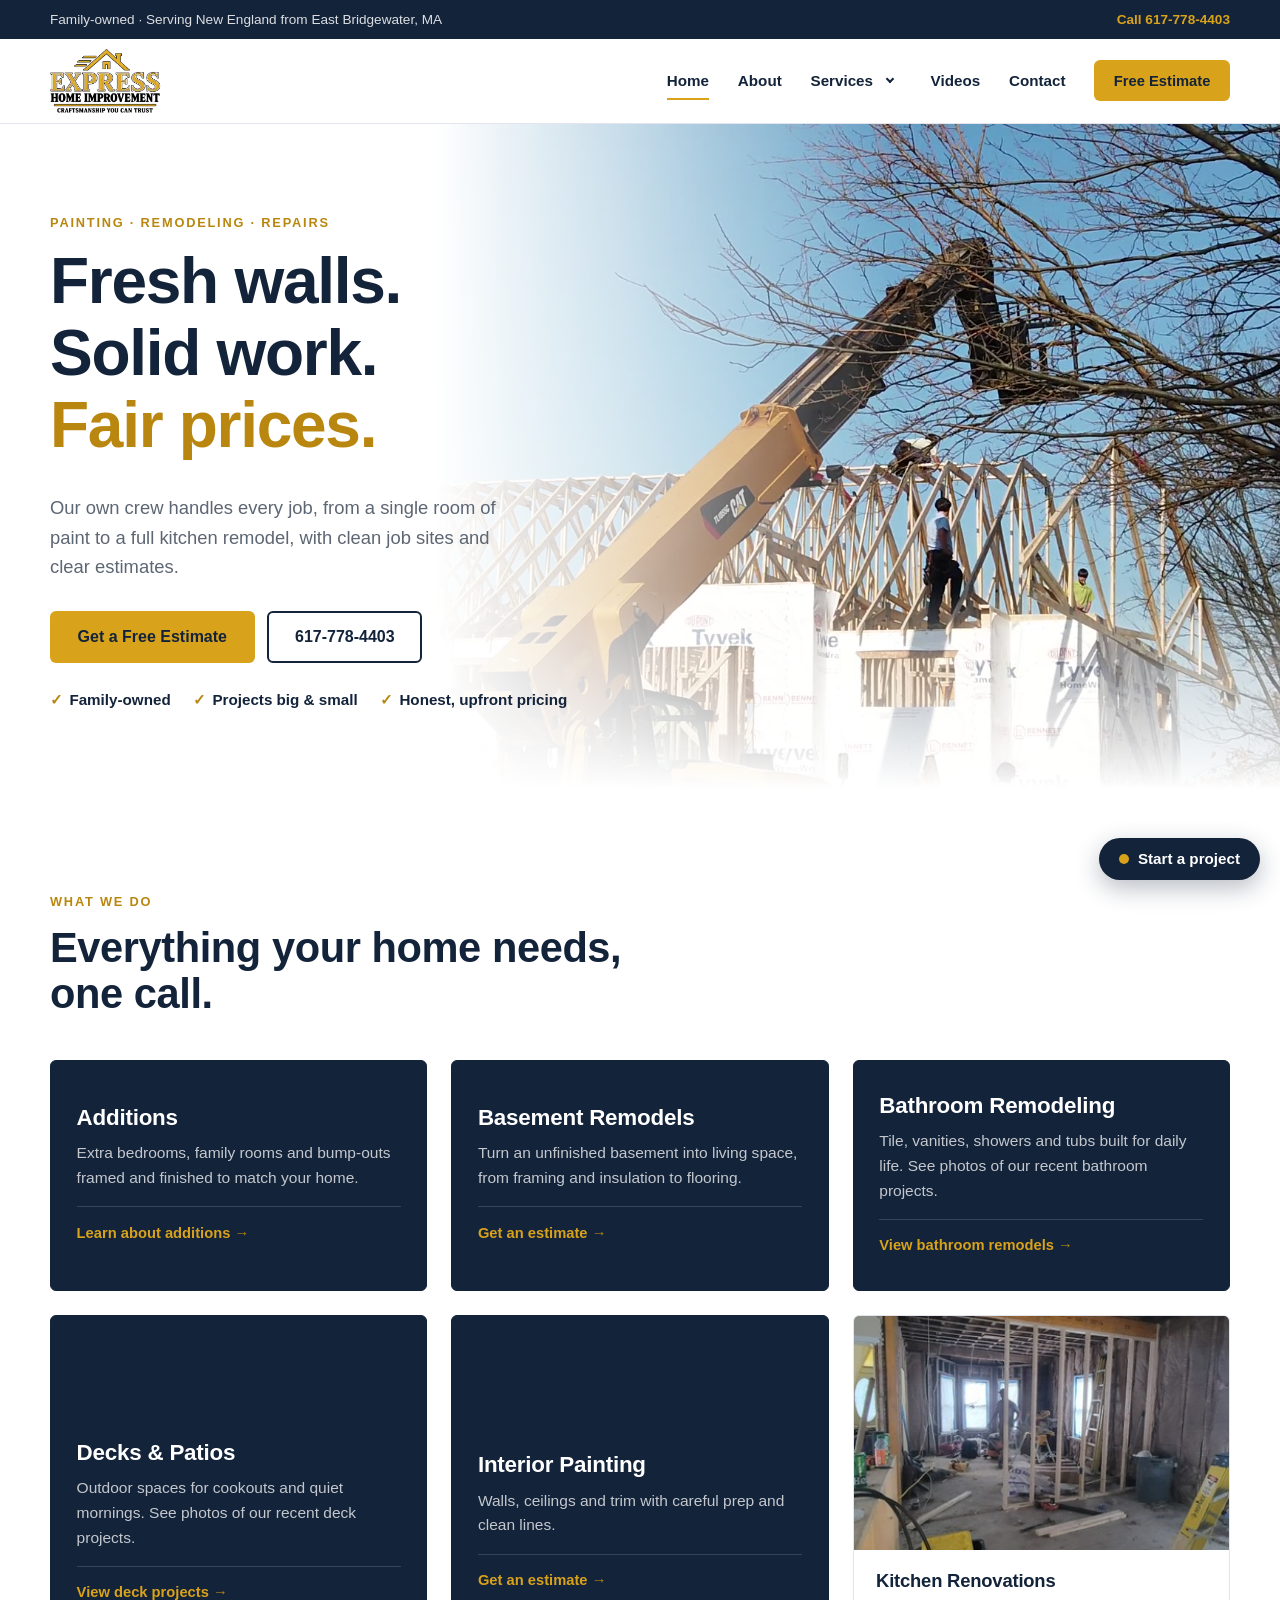
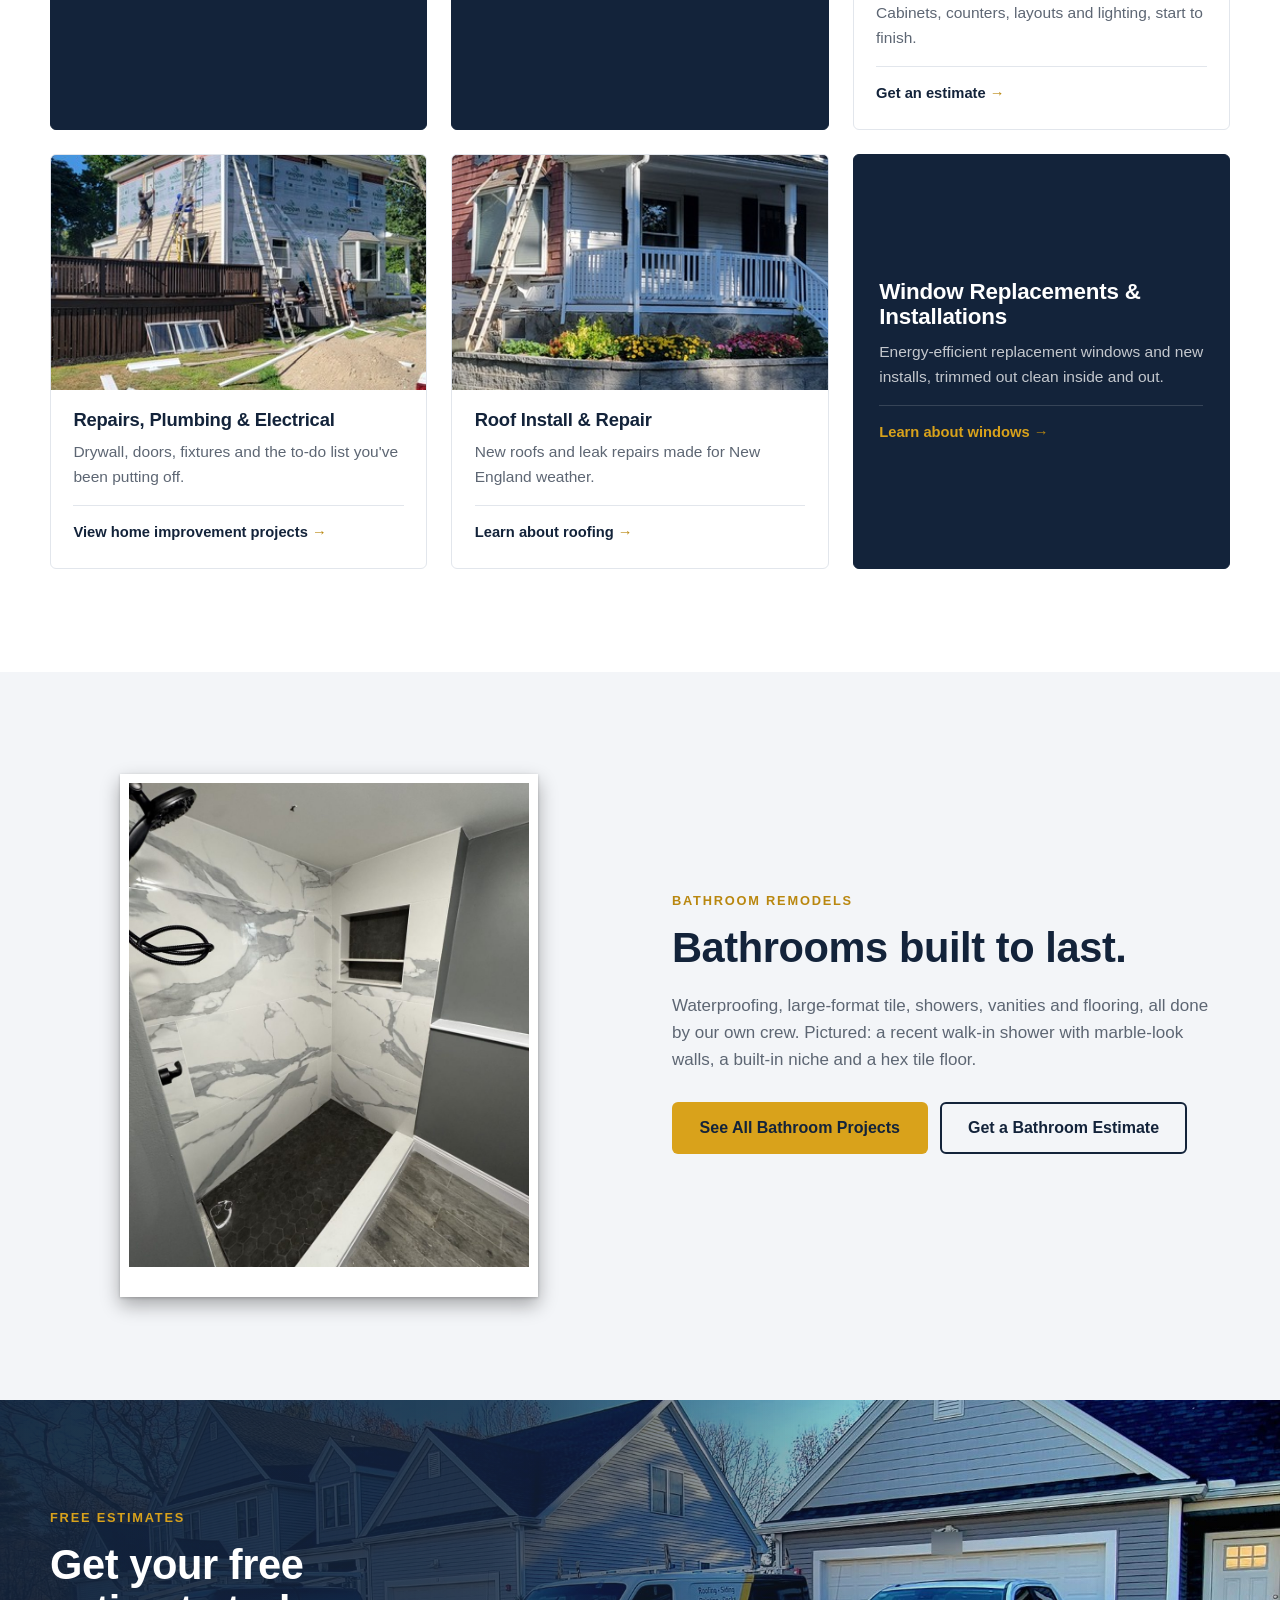
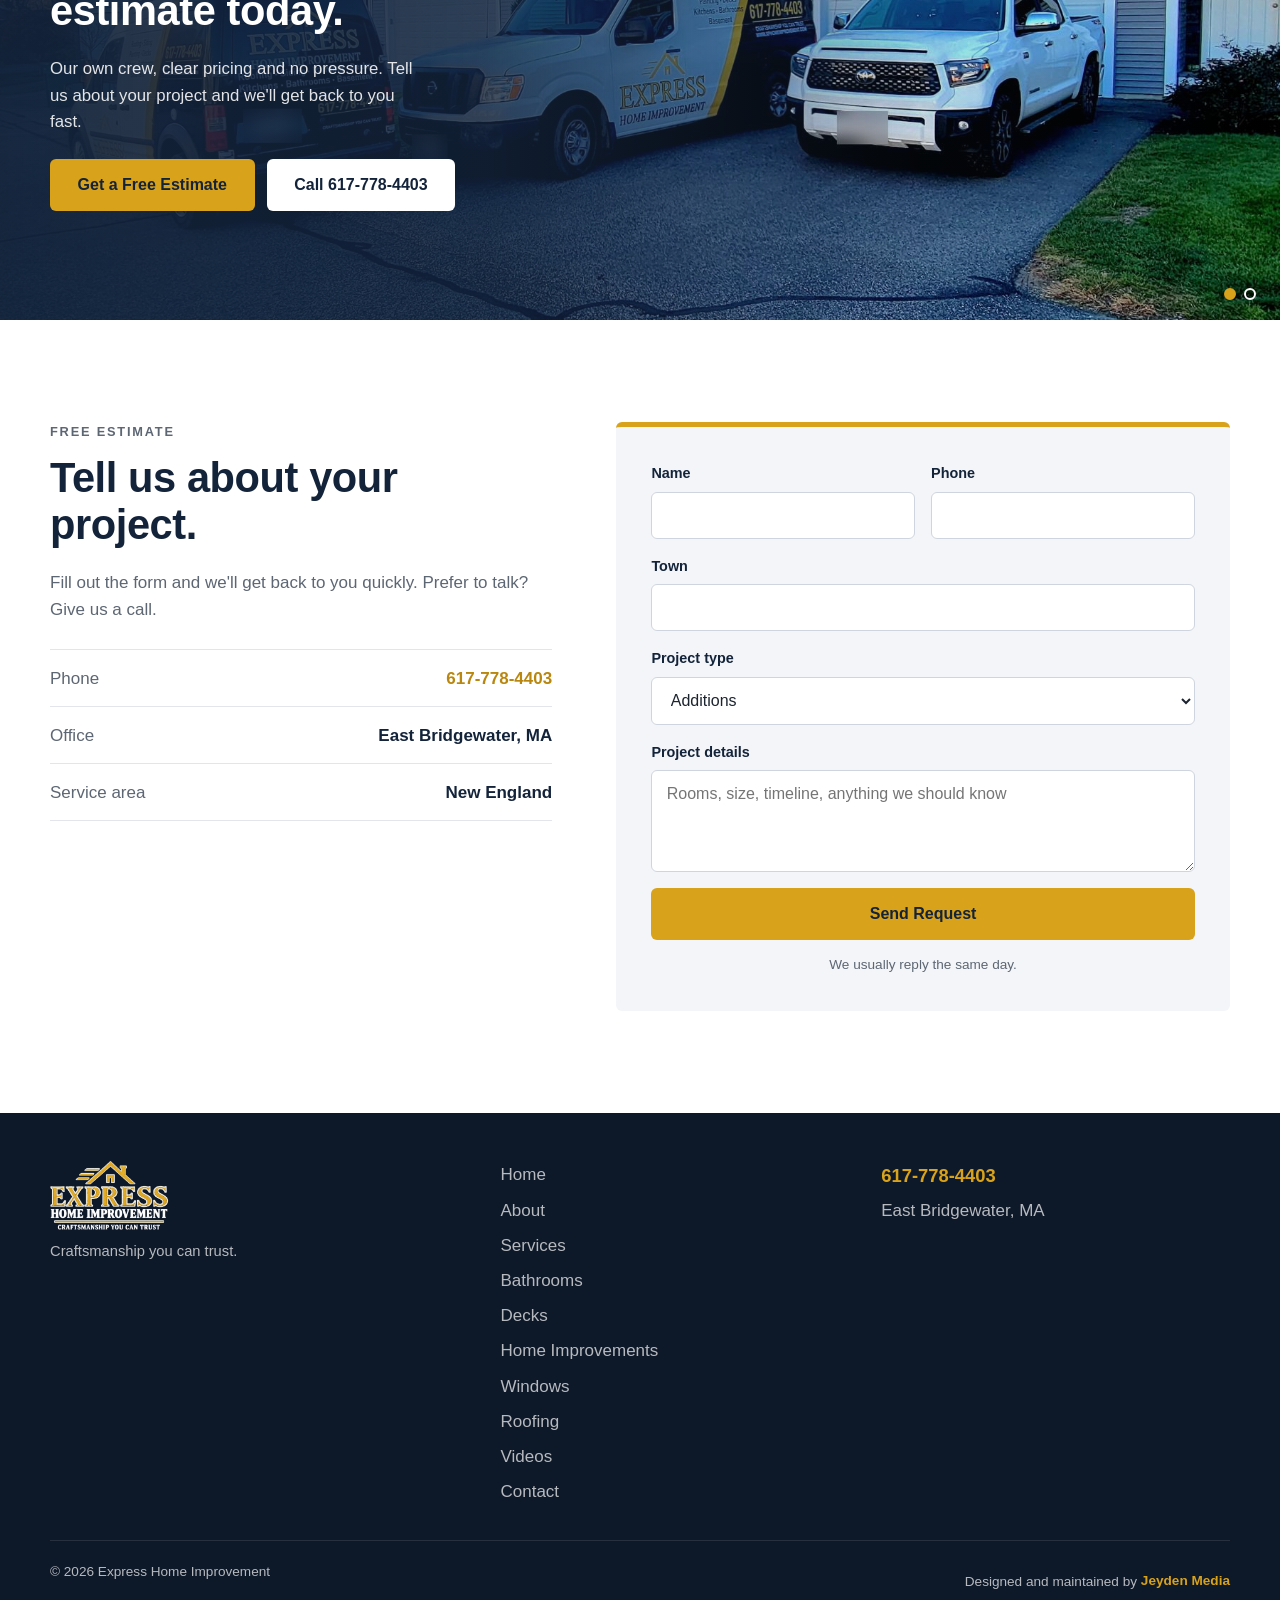
<file: index.html>
<!DOCTYPE html>
<html lang="en">
<head>
  <meta charset="UTF-8">
  <meta name="viewport" content="width=device-width, initial-scale=1">
  <title>Express Home Improvement | Remodeling Contractor in East Bridgewater, MA</title>
  <meta name="description" content="Family-owned remodeling contractor in East Bridgewater, MA. Bathrooms, kitchens, decks, additions, basements, roofing, windows, painting and repairs. Free estimates: 617-778-4403.">
  <meta name="keywords" content="home improvement East Bridgewater MA, remodeling contractor Massachusetts, bathroom remodel, kitchen renovation, deck builder, home additions, basement remodel, roofing contractor, window replacement, interior painting, South Shore contractor, free estimate">
  <meta name="robots" content="index, follow, max-image-preview:large">
  <meta name="author" content="Express Home Improvement">
  <meta name="geo.region" content="US-MA">
  <meta name="geo.placename" content="East Bridgewater">
  <link rel="canonical" href="https://www.xphomeimprovement.com/">
  <meta property="og:site_name" content="Express Home Improvement">
  <meta property="og:locale" content="en_US">
  <meta property="og:type" content="website">
  <meta property="og:title" content="Express Home Improvement | East Bridgewater, MA Remodeling">
  <meta property="og:description" content="Family-owned remodeling contractor in East Bridgewater, MA. Bathrooms, kitchens, decks, additions, basements, roofing, windows, painting and repairs. Free estimates: 617-778-4403.">
  <meta property="og:url" content="https://www.xphomeimprovement.com/">
  <meta property="og:image" content="https://www.xphomeimprovement.com/images/promo-crew.jpg">
  <meta property="og:image:alt" content="The Express Home Improvement crew">
  <meta name="twitter:card" content="summary_large_image">
  <meta name="twitter:title" content="Express Home Improvement | East Bridgewater, MA Remodeling">
  <meta name="twitter:description" content="Family-owned remodeling contractor in East Bridgewater, MA. Bathrooms, kitchens, decks, additions, basements, roofing, windows, painting and repairs. Free estimates: 617-778-4403.">
  <meta name="twitter:image" content="https://www.xphomeimprovement.com/images/promo-crew.jpg">
  <meta name="theme-color" content="#13233a">
  <link rel="icon" type="image/png" href="images/favicon.png">
  <link rel="apple-touch-icon" href="images/favicon.png">
  <link rel="stylesheet" href="css/styles.css?v=20261128p">
  <script type="application/ld+json">
{
 "@context": "https://schema.org",
 "@graph": [
  {
   "@type": "HomeAndConstructionBusiness",
   "@id": "https://www.xphomeimprovement.com/#business",
   "name": "Express Home Improvement",
   "slogan": "Craftsmanship You Can Trust",
   "description": "Family-owned home improvement and remodeling contractor in East Bridgewater, MA, serving the South Shore and New England.",
   "url": "https://www.xphomeimprovement.com/",
   "logo": "https://www.xphomeimprovement.com/images/logo.png",
   "image": [
    "https://www.xphomeimprovement.com/images/hero-building.jpg",
    "https://www.xphomeimprovement.com/images/promo-crew.jpg"
   ],
   "telephone": "+1-617-778-4403",
   "email": "Expresservicescl@gmail.com",
   "address": {
    "@type": "PostalAddress",
    "addressLocality": "East Bridgewater",
    "addressRegion": "MA",
    "addressCountry": "US"
   },
   "areaServed": [
    {
     "@type": "City",
     "name": "East Bridgewater, MA"
    },
    {
     "@type": "AdministrativeArea",
     "name": "Plymouth County, MA"
    },
    {
     "@type": "State",
     "name": "Massachusetts"
    },
    {
     "@type": "Place",
     "name": "New England"
    }
   ],
   "knowsAbout": [
    "Home additions",
    "Basement remodeling",
    "Bathroom remodeling",
    "Decks and patios",
    "Home improvement",
    "Interior painting",
    "Kitchen renovations",
    "Plumbing and electrical repairs",
    "Roof installation and repair",
    "Window replacement and installation"
   ],
   "hasOfferCatalog": {
    "@type": "OfferCatalog",
    "name": "Home improvement services",
    "itemListElement": [
     {
      "@type": "Offer",
      "itemOffered": {
       "@type": "Service",
       "name": "Additions"
      }
     },
     {
      "@type": "Offer",
      "itemOffered": {
       "@type": "Service",
       "name": "Basement Remodels"
      }
     },
     {
      "@type": "Offer",
      "itemOffered": {
       "@type": "Service",
       "name": "Bathroom Remodeling"
      }
     },
     {
      "@type": "Offer",
      "itemOffered": {
       "@type": "Service",
       "name": "Decks & Patios"
      }
     },
     {
      "@type": "Offer",
      "itemOffered": {
       "@type": "Service",
       "name": "Home Improvements"
      }
     },
     {
      "@type": "Offer",
      "itemOffered": {
       "@type": "Service",
       "name": "Interior Painting"
      }
     },
     {
      "@type": "Offer",
      "itemOffered": {
       "@type": "Service",
       "name": "Kitchen Renovations"
      }
     },
     {
      "@type": "Offer",
      "itemOffered": {
       "@type": "Service",
       "name": "Repairs, Plumbing & Electrical"
      }
     },
     {
      "@type": "Offer",
      "itemOffered": {
       "@type": "Service",
       "name": "Roof Install & Repair"
      }
     },
     {
      "@type": "Offer",
      "itemOffered": {
       "@type": "Service",
       "name": "Window Replacements & Installations"
      }
     }
    ]
   }
  },
  {
   "@type": "WebSite",
   "@id": "https://www.xphomeimprovement.com/#website",
   "url": "https://www.xphomeimprovement.com/",
   "name": "Express Home Improvement",
   "publisher": {
    "@id": "https://www.xphomeimprovement.com/#business"
   }
  },
  {
   "@type": "WebPage",
   "@id": "https://www.xphomeimprovement.com/#webpage",
   "url": "https://www.xphomeimprovement.com/",
   "name": "Express Home Improvement | Remodeling Contractor in East Bridgewater, MA",
   "description": "Family-owned remodeling contractor in East Bridgewater, MA. Bathrooms, kitchens, decks, additions, basements, roofing, windows, painting and repairs. Free estimates: 617-778-4403.",
   "isPartOf": {
    "@id": "https://www.xphomeimprovement.com/#website"
   },
   "about": {
    "@id": "https://www.xphomeimprovement.com/#business"
   },
   "primaryImageOfPage": "https://www.xphomeimprovement.com/images/promo-crew.jpg",
   "inLanguage": "en-US"
  }
 ]
}
  </script>
</head>
<body>

<a class="skip" href="#main">Skip to content</a>

<div class="topbar">
  <div class="wrap topbar__inner">
    <span>Family-owned · Serving New England from East Bridgewater, MA</span>
    <a href="tel:16177784403">Call 617-778-4403</a>
  </div>
</div>

<header class="nav" id="top">
  <div class="wrap nav__inner">
    <a href="#top" class="brand" aria-label="Express Home Improvement home">
      <img src="images/logo.png" alt="Express Home Improvement" width="800" height="455">
    </a>
    <nav class="nav__links" id="navLinks" aria-label="Main">
      <a href="#top" aria-current="page">Home</a>
      <a href="about.html">About</a>
      <div class="nav__drop">
        <a href="#services" class="nav__drop-link">Services</a>
        <button type="button" class="nav__drop-btn" aria-expanded="false" aria-controls="svcMenu" aria-label="Show service pages"></button>
        <div class="nav__sub" id="svcMenu">
          <a href="additions.html"><svg class="nav__ico" viewBox="0 0 24 24" aria-hidden="true"><path d="M3 11l9-7 9 7"/><path d="M5 10v10h14V10"/><path d="M12 12v6M9 15h6"/></svg><span>Additions</span></a>
          <a href="#svc-basement"><svg class="nav__ico" viewBox="0 0 24 24" aria-hidden="true"><path d="M3 20h4v-4h4v-4h4V8h6"/><path d="M3 20h18"/></svg><span>Basement Remodels</span></a>
          <a href="bathrooms.html"><svg class="nav__ico" viewBox="0 0 24 24" aria-hidden="true"><path d="M4 12h16v3a4 4 0 0 1-4 4H8a4 4 0 0 1-4-4z"/><path d="M6 12V6a2 2 0 0 1 4 0"/><path d="M7 19l-1 2M17 19l1 2"/></svg><span>Bathroom Remodeling</span></a>
          <a href="decks.html"><svg class="nav__ico" viewBox="0 0 24 24" aria-hidden="true"><path d="M3 9h18M3 13h18M3 17h18"/><path d="M6 9v10M18 9v10"/><path d="M12 5v4"/></svg><span>Decks &amp; Patios</span></a>
          <a href="home-improvements.html"><svg class="nav__ico" viewBox="0 0 24 24" aria-hidden="true"><path d="M14 6l4 4"/><path d="M12 8l4-4 4 4-4 4"/><path d="M13 11l-9 9-1-1 9-9"/></svg><span>Home Improvements</span></a>
          <a href="#svc-painting"><svg class="nav__ico" viewBox="0 0 24 24" aria-hidden="true"><rect x="4" y="3" width="14" height="6" rx="1"/><path d="M18 6h2v5h-8v3"/><rect x="10" y="14" width="4" height="7" rx="1"/></svg><span>Interior Painting</span></a>
          <a href="#svc-kitchen"><svg class="nav__ico" viewBox="0 0 24 24" aria-hidden="true"><rect x="4" y="3" width="16" height="18" rx="2"/><path d="M4 10h16"/><circle cx="9" cy="6.5" r="1"/><circle cx="15" cy="6.5" r="1"/><path d="M8 14h8"/></svg><span>Kitchen Renovations</span></a>
          <a href="#svc-repairs"><svg class="nav__ico" viewBox="0 0 24 24" aria-hidden="true"><path d="M14.7 6.3a4 4 0 0 0-5.4 5.4L3 18l3 3 6.3-6.3a4 4 0 0 0 5.4-5.4l-2.5 2.5-2.4-.6-.6-2.4z"/></svg><span>Repairs, Plumbing &amp; Electrical</span></a>
          <a href="roofing.html"><svg class="nav__ico" viewBox="0 0 24 24" aria-hidden="true"><path d="M2 12l10-8 10 8"/><path d="M5 10v10h14V10"/><path d="M10 20v-5h4v5"/></svg><span>Roof Install &amp; Repair</span></a>
          <a href="windows.html"><svg class="nav__ico" viewBox="0 0 24 24" aria-hidden="true"><rect x="5" y="3" width="14" height="18" rx="1"/><path d="M12 3v18M5 12h14"/></svg><span>Window Replacements &amp; Installations</span></a>
        </div>
      </div>
      <a href="videos.html">Videos</a>
      <a href="#contact">Contact</a>
      <a href="#contact" class="btn btn--primary btn--sm">Free Estimate</a>
    </nav>
    <button class="nav__toggle" id="navToggle" aria-label="Open menu" aria-expanded="false" aria-controls="navLinks">
      <span></span><span></span><span></span>
    </button>
  </div>
</header>

<main id="main">

  <!-- HERO: text over a photo that fades into the page -->
  <section class="hero">
    <div class="hero__photo" aria-hidden="true">
      <video autoplay muted loop playsinline preload="metadata" poster="images/hero-building.jpg">
        <source src="images/hero-building.mp4" type="video/mp4">
      </video>
    </div>
    <div class="wrap hero__inner">
      <div class="hero__copy">
        <p class="kicker">Painting · Remodeling · Repairs</p>
        <h1>Fresh walls.<br>Solid work.<br><span>Fair prices.</span></h1>
        <p class="hero__lead">Our own crew handles every job, from a single room of paint to a full kitchen remodel, with clean job sites and clear estimates.</p>
        <div class="hero__cta">
          <a href="#contact" class="btn btn--primary">Get a Free Estimate</a>
          <a href="tel:16177784403" class="btn btn--outline">617-778-4403</a>
        </div>
        <ul class="checks">
          <li>Family-owned</li>
          <li>Projects big &amp; small</li>
          <li>Honest, upfront pricing</li>
        </ul>
      </div>
    </div>
  </section>

  <!-- SERVICES -->
  <section class="section" id="services">
    <div class="wrap">
      <header class="head">
        <p class="kicker">What we do</p>
        <h2>Everything your home needs, one call.</h2>
      </header>

      <div class="services">
        <a href="additions.html" id="svc-additions" class="service service--text reveal">
          <div class="service__body"><h3>Additions</h3><p>Extra bedrooms, family rooms and bump-outs framed and finished to match your home.</p><span class="service__link">Learn about additions</span></div>
        </a>
        <a href="#contact" id="svc-basement" class="service service--text reveal" data-service="Basement remodel">
          <div class="service__body"><h3>Basement Remodels</h3><p>Turn an unfinished basement into living space, from framing and insulation to flooring.</p><span class="service__link">Get an estimate</span></div>
        </a>
        <a href="bathrooms.html" id="svc-bathrooms" class="service service--text reveal">
          <div class="service__body"><h3>Bathroom Remodeling</h3><p>Tile, vanities, showers and tubs built for daily life. See photos of our recent bathroom projects.</p><span class="service__link">View bathroom remodels</span></div>
        </a>
        <a href="decks.html" id="svc-decks" class="service service--text reveal">
          <div class="service__body"><h3>Decks &amp; Patios</h3><p>Outdoor spaces for cookouts and quiet mornings. See photos of our recent deck projects.</p><span class="service__link">View deck projects</span></div>
        </a>
        <a href="#contact" id="svc-painting" class="service service--text reveal" data-service="Interior painting">
          <div class="service__body"><h3>Interior Painting</h3><p>Walls, ceilings and trim with careful prep and clean lines.</p><span class="service__link">Get an estimate</span></div>
        </a>
        <a href="#contact" id="svc-kitchen" class="service reveal" data-service="Kitchen renovation">
          <div class="service__img"><img src="images/service-kitchen.jpg" alt="Kitchen under renovation" loading="lazy"></div>
          <div class="service__body"><h3>Kitchen Renovations</h3><p>Cabinets, counters, layouts and lighting, start to finish.</p><span class="service__link">Get an estimate</span></div>
        </a>
        <a href="home-improvements.html" id="svc-repairs" class="service reveal">
          <div class="service__img"><img src="images/project-4.jpg" alt="Exterior siding repair in progress" loading="lazy"></div>
          <div class="service__body"><h3>Repairs, Plumbing &amp; Electrical</h3><p>Drywall, doors, fixtures and the to-do list you've been putting off.</p><span class="service__link">View home improvement projects</span></div>
        </a>
        <a href="roofing.html" id="svc-roof" class="service reveal">
          <div class="service__img"><img src="images/service-roof.jpg" alt="Home with new roof and porch" loading="lazy"></div>
          <div class="service__body"><h3>Roof Install &amp; Repair</h3><p>New roofs and leak repairs made for New England weather.</p><span class="service__link">Learn about roofing</span></div>
        </a>
        <a href="windows.html" id="svc-windows" class="service service--text reveal">
          <div class="service__body"><h3>Window Replacements &amp; Installations</h3><p>Energy-efficient replacement windows and new installs, trimmed out clean inside and out.</p><span class="service__link">Learn about windows</span></div>
        </a>
      </div>
    </div>
  </section>

  <!-- BATHROOM REMODELS -->
  <section class="section section--tint" id="bathrooms">
    <div class="wrap bath-feature">
      <figure class="bath-feature__img reveal">
        <button class="gallery__item"><img src="images/bath-shower-finished.jpg" alt="Finished walk-in shower with marble-look walls, built-in niche and black hex tile floor" loading="lazy"></button>
      </figure>
      <div class="bath-feature__copy">
        <p class="kicker">Bathroom remodels</p>
        <h2>Bathrooms built to last.</h2>
        <p class="muted">Waterproofing, large-format tile, showers, vanities and flooring, all done by our own crew. Pictured: a recent walk-in shower with marble-look walls, a built-in niche and a hex tile floor.</p>
        <div class="hero__cta"><a href="bathrooms.html" class="btn btn--primary">See All Bathroom Projects</a>
        <a href="#contact" class="btn btn--outline" data-pick="Bathroom remodel">Get a Bathroom Estimate</a></div>
      </div>
    </div>
  </section>

  <!-- FREE ESTIMATE PROMO: rotating photos -->
  <section class="promo" aria-label="Free estimate">
    <div class="promo__track" tabindex="0" aria-label="Photos of our team">
      <figure class="promo__slide"><img src="images/promo-fleet.jpg" alt="Express Home Improvement vans and truck lined up in a driveway" loading="lazy"></figure>
      <figure class="promo__slide promo__slide--split"><img src="images/promo-crew.jpg" alt="Two Express Home Improvement crew members framing a wall" loading="lazy"></figure>
    </div>
    <div class="promo__overlay">
      <div class="wrap">
        <p class="kicker">Free estimates</p>
        <h2>Get your free estimate today.</h2>
        <p>Our own crew, clear pricing and no pressure. Tell us about your project and we'll get back to you fast.</p>
        <div class="promo__btns">
          <a href="#contact" class="btn btn--primary">Get a Free Estimate</a>
          <a href="tel:16177784403" class="btn btn--white">Call 617-778-4403</a>
        </div>
      </div>
    </div>
    <div class="promo__dots" role="tablist" aria-label="Choose photo"></div>
  </section>

  <!-- CONTACT -->
  <section class="section" id="contact">
    <div class="wrap contact">
      <div class="contact__info">
        <p class="kicker">Free estimate</p>
        <h2>Tell us about your project.</h2>
        <p>Fill out the form and we'll get back to you quickly. Prefer to talk? Give us a call.</p>
        <ul class="contact__list">
          <li><span>Phone</span><a href="tel:16177784403">617-778-4403</a></li>
          <li><span>Office</span>East Bridgewater, MA</li>
          <li><span>Service area</span>New England</li>
        </ul>
      </div>

      <form class="form" id="quoteForm" novalidate>
        <div class="form__row">
          <label>Name<input name="name" type="text" autocomplete="name" required></label>
          <label>Phone<input name="phone" type="tel" autocomplete="tel" required></label>
        </div>
        <label>Town<input name="town" type="text" autocomplete="address-level2"></label>
        <label>Project type
          <select name="service">
            <option>Additions</option>
            <option>Basement remodel</option>
            <option>Bathroom remodel</option>
            <option>Deck &amp; patio</option>
            <option>General repairs</option>
            <option>Interior painting</option>
            <option>Kitchen renovation</option>
            <option>Plumbing / electrical</option>
            <option>Roof install / repair</option>
            <option>Window replacement / installation</option>
            <option>Something else</option>
          </select>
        </label>
        <label>Project details<textarea name="details" rows="4" placeholder="Rooms, size, timeline, anything we should know"></textarea></label>
        <button type="submit" class="btn btn--primary btn--block">Send Request</button>
        <p class="form__note" id="formNote">We usually reply the same day.</p>
      </form>
    </div>
  </section>

</main>

<footer class="footer">
  <div class="wrap footer__inner">
    <div class="footer__brand">
      <img src="images/logo-light.png" alt="Express Home Improvement" width="800" height="455" loading="lazy">
      <p>Craftsmanship you can trust.</p>
    </div>
    <nav aria-label="Footer">
      <a href="#top">Home</a>
      <a href="about.html">About</a>
      <a href="#services">Services</a>
      <a href="bathrooms.html">Bathrooms</a>
      <a href="decks.html">Decks</a>
      <a href="home-improvements.html">Home Improvements</a>
      <a href="windows.html">Windows</a>
      <a href="roofing.html">Roofing</a>
      <a href="videos.html">Videos</a>
      <a href="#contact">Contact</a>
    </nav>
    <div class="footer__contact">
      <a href="tel:16177784403">617-778-4403</a>
      <span>East Bridgewater, MA</span>
    </div>
  </div>
  <div class="wrap footer__copy"><span>© <span id="year">2026</span> Express Home Improvement</span><span class="footer__credit">Designed and maintained by <a href="https://jeydenmedia.com" target="_blank" rel="noopener">Jeyden Media</a></span></div>
</footer>

<div class="callbar">
  <a href="tel:16177784403" class="btn btn--white">Call Now</a>
  <a href="#contact" class="btn btn--primary">Free Estimate</a>
</div>

<div class="lightbox" id="lightbox" hidden role="dialog" aria-modal="true" aria-label="Project photo">
  <button class="lightbox__close" aria-label="Close">×</button>
  <button class="lightbox__nav lightbox__prev" aria-label="Previous photo">‹</button>
  <img alt="">
  <button class="lightbox__nav lightbox__next" aria-label="Next photo">›</button>
</div>

<script src="js/main.js?v=20261128p"></script>
<script src="js/intake.js?v=20261128p"></script>
</body>
</html>
</file>
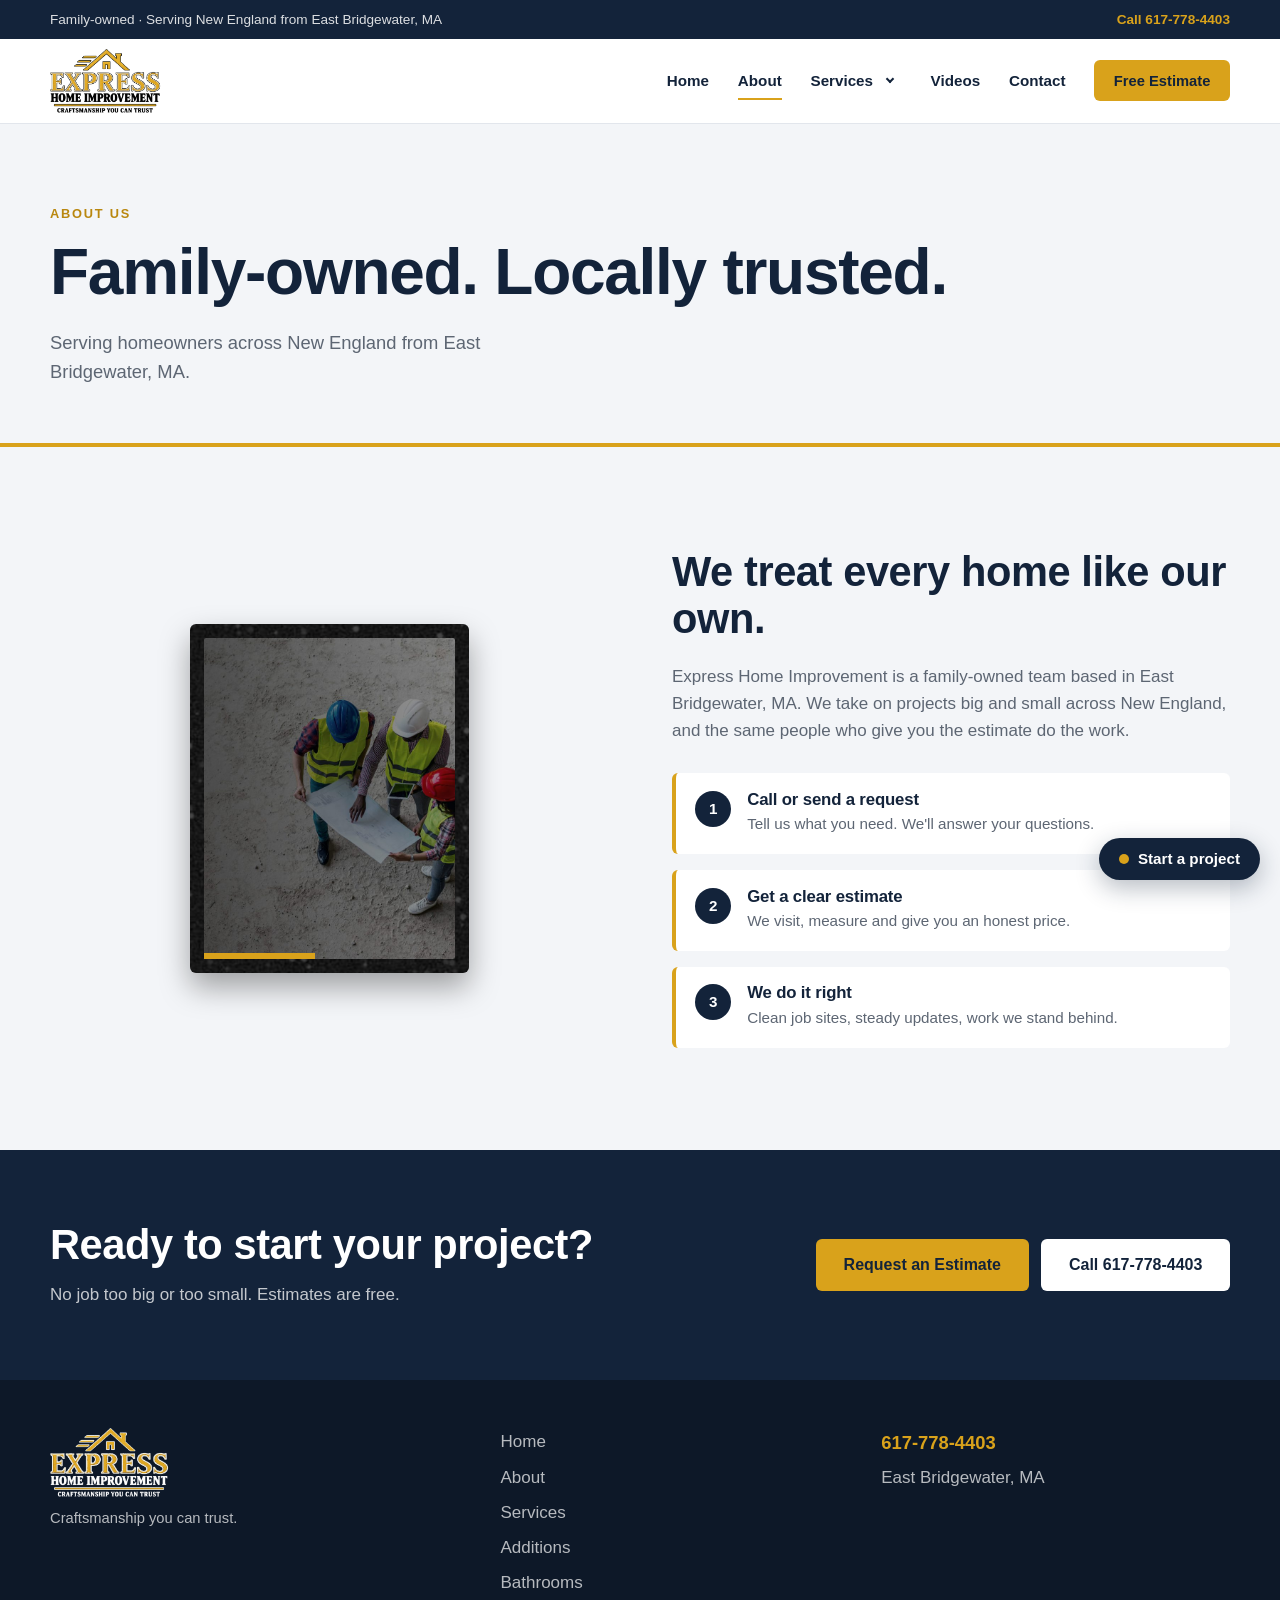
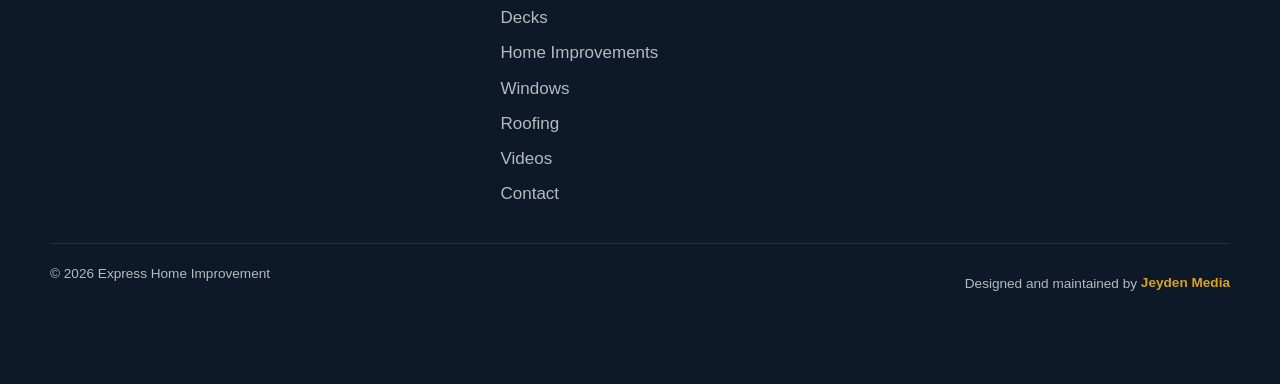
<file: about.html>
<!DOCTYPE html>
<html lang="en">
<head>
  <meta charset="UTF-8">
  <meta name="viewport" content="width=device-width, initial-scale=1">
  <title>About Us | Family-Owned Contractor | Express Home Improvement</title>
  <meta name="description" content="Meet Express Home Improvement, a family-owned remodeling team in East Bridgewater, MA. Honest estimates, clean job sites and work we stand behind. Call 617-778-4403.">
  <meta name="keywords" content="family-owned contractor, East Bridgewater MA contractor, home improvement company Massachusetts, trusted remodeler South Shore">
  <meta name="robots" content="index, follow, max-image-preview:large">
  <meta name="author" content="Express Home Improvement">
  <meta name="geo.region" content="US-MA">
  <meta name="geo.placename" content="East Bridgewater">
  <link rel="canonical" href="https://www.xphomeimprovement.com/about.html">
  <meta property="og:site_name" content="Express Home Improvement">
  <meta property="og:locale" content="en_US">
  <meta property="og:type" content="website">
  <meta property="og:title" content="About Express Home Improvement">
  <meta property="og:description" content="Meet Express Home Improvement, a family-owned remodeling team in East Bridgewater, MA. Honest estimates, clean job sites and work we stand behind. Call 617-778-4403.">
  <meta property="og:url" content="https://www.xphomeimprovement.com/about.html">
  <meta property="og:image" content="https://www.xphomeimprovement.com/images/about.jpg">
  <meta property="og:image:alt" content="Express Home Improvement team">
  <meta name="twitter:card" content="summary_large_image">
  <meta name="twitter:title" content="About Express Home Improvement">
  <meta name="twitter:description" content="Meet Express Home Improvement, a family-owned remodeling team in East Bridgewater, MA. Honest estimates, clean job sites and work we stand behind. Call 617-778-4403.">
  <meta name="twitter:image" content="https://www.xphomeimprovement.com/images/about.jpg">
  <meta name="theme-color" content="#13233a">
  <link rel="icon" type="image/png" href="images/favicon.png">
  <link rel="apple-touch-icon" href="images/favicon.png">
  <link rel="stylesheet" href="css/styles.css?v=20261128p">
  <script type="application/ld+json">
{
 "@context": "https://schema.org",
 "@graph": [
  {
   "@type": "HomeAndConstructionBusiness",
   "@id": "https://www.xphomeimprovement.com/#business",
   "name": "Express Home Improvement",
   "slogan": "Craftsmanship You Can Trust",
   "description": "Family-owned home improvement and remodeling contractor in East Bridgewater, MA, serving the South Shore and New England.",
   "url": "https://www.xphomeimprovement.com/",
   "logo": "https://www.xphomeimprovement.com/images/logo.png",
   "image": [
    "https://www.xphomeimprovement.com/images/hero-building.jpg",
    "https://www.xphomeimprovement.com/images/promo-crew.jpg"
   ],
   "telephone": "+1-617-778-4403",
   "email": "Expresservicescl@gmail.com",
   "address": {
    "@type": "PostalAddress",
    "addressLocality": "East Bridgewater",
    "addressRegion": "MA",
    "addressCountry": "US"
   },
   "areaServed": [
    {
     "@type": "City",
     "name": "East Bridgewater, MA"
    },
    {
     "@type": "AdministrativeArea",
     "name": "Plymouth County, MA"
    },
    {
     "@type": "State",
     "name": "Massachusetts"
    },
    {
     "@type": "Place",
     "name": "New England"
    }
   ],
   "knowsAbout": [
    "Home additions",
    "Basement remodeling",
    "Bathroom remodeling",
    "Decks and patios",
    "Home improvement",
    "Interior painting",
    "Kitchen renovations",
    "Plumbing and electrical repairs",
    "Roof installation and repair",
    "Window replacement and installation"
   ],
   "hasOfferCatalog": {
    "@type": "OfferCatalog",
    "name": "Home improvement services",
    "itemListElement": [
     {
      "@type": "Offer",
      "itemOffered": {
       "@type": "Service",
       "name": "Additions"
      }
     },
     {
      "@type": "Offer",
      "itemOffered": {
       "@type": "Service",
       "name": "Basement Remodels"
      }
     },
     {
      "@type": "Offer",
      "itemOffered": {
       "@type": "Service",
       "name": "Bathroom Remodeling"
      }
     },
     {
      "@type": "Offer",
      "itemOffered": {
       "@type": "Service",
       "name": "Decks & Patios"
      }
     },
     {
      "@type": "Offer",
      "itemOffered": {
       "@type": "Service",
       "name": "Home Improvements"
      }
     },
     {
      "@type": "Offer",
      "itemOffered": {
       "@type": "Service",
       "name": "Interior Painting"
      }
     },
     {
      "@type": "Offer",
      "itemOffered": {
       "@type": "Service",
       "name": "Kitchen Renovations"
      }
     },
     {
      "@type": "Offer",
      "itemOffered": {
       "@type": "Service",
       "name": "Repairs, Plumbing & Electrical"
      }
     },
     {
      "@type": "Offer",
      "itemOffered": {
       "@type": "Service",
       "name": "Roof Install & Repair"
      }
     },
     {
      "@type": "Offer",
      "itemOffered": {
       "@type": "Service",
       "name": "Window Replacements & Installations"
      }
     }
    ]
   }
  },
  {
   "@type": "WebSite",
   "@id": "https://www.xphomeimprovement.com/#website",
   "url": "https://www.xphomeimprovement.com/",
   "name": "Express Home Improvement",
   "publisher": {
    "@id": "https://www.xphomeimprovement.com/#business"
   }
  },
  {
   "@type": "WebPage",
   "@id": "https://www.xphomeimprovement.com/about.html#webpage",
   "url": "https://www.xphomeimprovement.com/about.html",
   "name": "About Us | Family-Owned Contractor | Express Home Improvement",
   "description": "Meet Express Home Improvement, a family-owned remodeling team in East Bridgewater, MA. Honest estimates, clean job sites and work we stand behind. Call 617-778-4403.",
   "isPartOf": {
    "@id": "https://www.xphomeimprovement.com/#website"
   },
   "about": {
    "@id": "https://www.xphomeimprovement.com/#business"
   },
   "primaryImageOfPage": "https://www.xphomeimprovement.com/images/about.jpg",
   "inLanguage": "en-US"
  },
  {
   "@type": "BreadcrumbList",
   "itemListElement": [
    {
     "@type": "ListItem",
     "position": 1,
     "name": "Home",
     "item": "https://www.xphomeimprovement.com/"
    },
    {
     "@type": "ListItem",
     "position": 2,
     "name": "About",
     "item": "https://www.xphomeimprovement.com/about.html"
    }
   ]
  }
 ]
}
  </script>
</head>
<body>

<a class="skip" href="#main">Skip to content</a>

<div class="topbar">
  <div class="wrap topbar__inner">
    <span>Family-owned · Serving New England from East Bridgewater, MA</span>
    <a href="tel:16177784403">Call 617-778-4403</a>
  </div>
</div>

<header class="nav" id="top">
  <div class="wrap nav__inner">
    <a href="index.html" class="brand" aria-label="Express Home Improvement home">
      <img src="images/logo.png" alt="Express Home Improvement" width="800" height="455">
    </a>
    <nav class="nav__links" id="navLinks" aria-label="Main">
      <a href="index.html">Home</a>
      <a href="about.html" aria-current="page">About</a>
      <div class="nav__drop">
        <a href="index.html#services" class="nav__drop-link">Services</a>
        <button type="button" class="nav__drop-btn" aria-expanded="false" aria-controls="svcMenu" aria-label="Show service pages"></button>
        <div class="nav__sub" id="svcMenu">
          <a href="additions.html"><svg class="nav__ico" viewBox="0 0 24 24" aria-hidden="true"><path d="M3 11l9-7 9 7"/><path d="M5 10v10h14V10"/><path d="M12 12v6M9 15h6"/></svg><span>Additions</span></a>
          <a href="index.html#svc-basement"><svg class="nav__ico" viewBox="0 0 24 24" aria-hidden="true"><path d="M3 20h4v-4h4v-4h4V8h6"/><path d="M3 20h18"/></svg><span>Basement Remodels</span></a>
          <a href="bathrooms.html"><svg class="nav__ico" viewBox="0 0 24 24" aria-hidden="true"><path d="M4 12h16v3a4 4 0 0 1-4 4H8a4 4 0 0 1-4-4z"/><path d="M6 12V6a2 2 0 0 1 4 0"/><path d="M7 19l-1 2M17 19l1 2"/></svg><span>Bathroom Remodeling</span></a>
          <a href="decks.html"><svg class="nav__ico" viewBox="0 0 24 24" aria-hidden="true"><path d="M3 9h18M3 13h18M3 17h18"/><path d="M6 9v10M18 9v10"/><path d="M12 5v4"/></svg><span>Decks &amp; Patios</span></a>
          <a href="home-improvements.html"><svg class="nav__ico" viewBox="0 0 24 24" aria-hidden="true"><path d="M14 6l4 4"/><path d="M12 8l4-4 4 4-4 4"/><path d="M13 11l-9 9-1-1 9-9"/></svg><span>Home Improvements</span></a>
          <a href="index.html#svc-painting"><svg class="nav__ico" viewBox="0 0 24 24" aria-hidden="true"><rect x="4" y="3" width="14" height="6" rx="1"/><path d="M18 6h2v5h-8v3"/><rect x="10" y="14" width="4" height="7" rx="1"/></svg><span>Interior Painting</span></a>
          <a href="index.html#svc-kitchen"><svg class="nav__ico" viewBox="0 0 24 24" aria-hidden="true"><rect x="4" y="3" width="16" height="18" rx="2"/><path d="M4 10h16"/><circle cx="9" cy="6.5" r="1"/><circle cx="15" cy="6.5" r="1"/><path d="M8 14h8"/></svg><span>Kitchen Renovations</span></a>
          <a href="index.html#svc-repairs"><svg class="nav__ico" viewBox="0 0 24 24" aria-hidden="true"><path d="M14.7 6.3a4 4 0 0 0-5.4 5.4L3 18l3 3 6.3-6.3a4 4 0 0 0 5.4-5.4l-2.5 2.5-2.4-.6-.6-2.4z"/></svg><span>Repairs, Plumbing &amp; Electrical</span></a>
          <a href="roofing.html"><svg class="nav__ico" viewBox="0 0 24 24" aria-hidden="true"><path d="M2 12l10-8 10 8"/><path d="M5 10v10h14V10"/><path d="M10 20v-5h4v5"/></svg><span>Roof Install &amp; Repair</span></a>
          <a href="windows.html"><svg class="nav__ico" viewBox="0 0 24 24" aria-hidden="true"><rect x="5" y="3" width="14" height="18" rx="1"/><path d="M12 3v18M5 12h14"/></svg><span>Window Replacements &amp; Installations</span></a>
        </div>
      </div>
      <a href="videos.html">Videos</a>
      <a href="index.html#contact">Contact</a>
      <a href="index.html#contact" class="btn btn--primary btn--sm">Free Estimate</a>
    </nav>
    <button class="nav__toggle" id="navToggle" aria-label="Open menu" aria-expanded="false" aria-controls="navLinks">
      <span></span><span></span><span></span>
    </button>
  </div>
</header>

<main id="main">

  <section class="page-head">
    <div class="wrap">
      <p class="kicker">About us</p>
      <h1>Family-owned. Locally trusted.</h1>
      <p class="hero__lead">Serving homeowners across New England from East Bridgewater, MA.</p>
    </div>
  </section>

  <!-- ABOUT -->
  <section class="section section--tint" id="about">
    <div class="wrap about">
      <div class="about__img reveal">
        <img src="images/about.jpg" alt="Express Home Improvement crew reviewing plans on site" loading="lazy">
      </div>
      <div class="about__copy">
                <h2>We treat every home like our own.</h2>
        <p>Express Home Improvement is a family-owned team based in East Bridgewater, MA. We take on projects big and small across New England, and the same people who give you the estimate do the work.</p>
        <ol class="steps">
          <li class="reveal"><b>1</b><div><h3>Call or send a request</h3><p>Tell us what you need. We'll answer your questions.</p></div></li>
          <li class="reveal"><b>2</b><div><h3>Get a clear estimate</h3><p>We visit, measure and give you an honest price.</p></div></li>
          <li class="reveal"><b>3</b><div><h3>We do it right</h3><p>Clean job sites, steady updates, work we stand behind.</p></div></li>
        </ol>
      </div>
    </div>
  </section>

  <!-- CTA -->
  <section class="cta">
    <div class="wrap cta__inner">
      <div>
        <h2>Ready to start your project?</h2>
        <p>No job too big or too small. Estimates are free.</p>
      </div>
      <div class="cta__btns">
        <a href="index.html#contact" class="btn btn--primary">Request an Estimate</a>
        <a href="tel:16177784403" class="btn btn--white">Call 617-778-4403</a>
      </div>
    </div>
  </section>

</main>

<footer class="footer">
  <div class="wrap footer__inner">
    <div class="footer__brand">
      <img src="images/logo-light.png" alt="Express Home Improvement" width="800" height="455" loading="lazy">
      <p>Craftsmanship you can trust.</p>
    </div>
    <nav aria-label="Footer">
      <a href="index.html">Home</a>
      <a href="about.html">About</a>
      <a href="index.html#services">Services</a>
      <a href="additions.html">Additions</a>
      <a href="bathrooms.html">Bathrooms</a>
      <a href="decks.html">Decks</a>
      <a href="home-improvements.html">Home Improvements</a>
      <a href="windows.html">Windows</a>
      <a href="roofing.html">Roofing</a>
      <a href="videos.html">Videos</a>
      <a href="index.html#contact">Contact</a>
    </nav>
    <div class="footer__contact">
      <a href="tel:16177784403">617-778-4403</a>
      <span>East Bridgewater, MA</span>
    </div>
  </div>
  <div class="wrap footer__copy"><span>© <span id="year">2026</span> Express Home Improvement</span><span class="footer__credit">Designed and maintained by <a href="https://jeydenmedia.com" target="_blank" rel="noopener">Jeyden Media</a></span></div>
</footer>

<div class="callbar">
  <a href="tel:16177784403" class="btn btn--white">Call Now</a>
  <a href="index.html#contact" class="btn btn--primary">Free Estimate</a>
</div>

<script src="js/main.js?v=20261128p"></script>
<script src="js/intake.js?v=20261128p"></script>
</body>
</html>
</file>
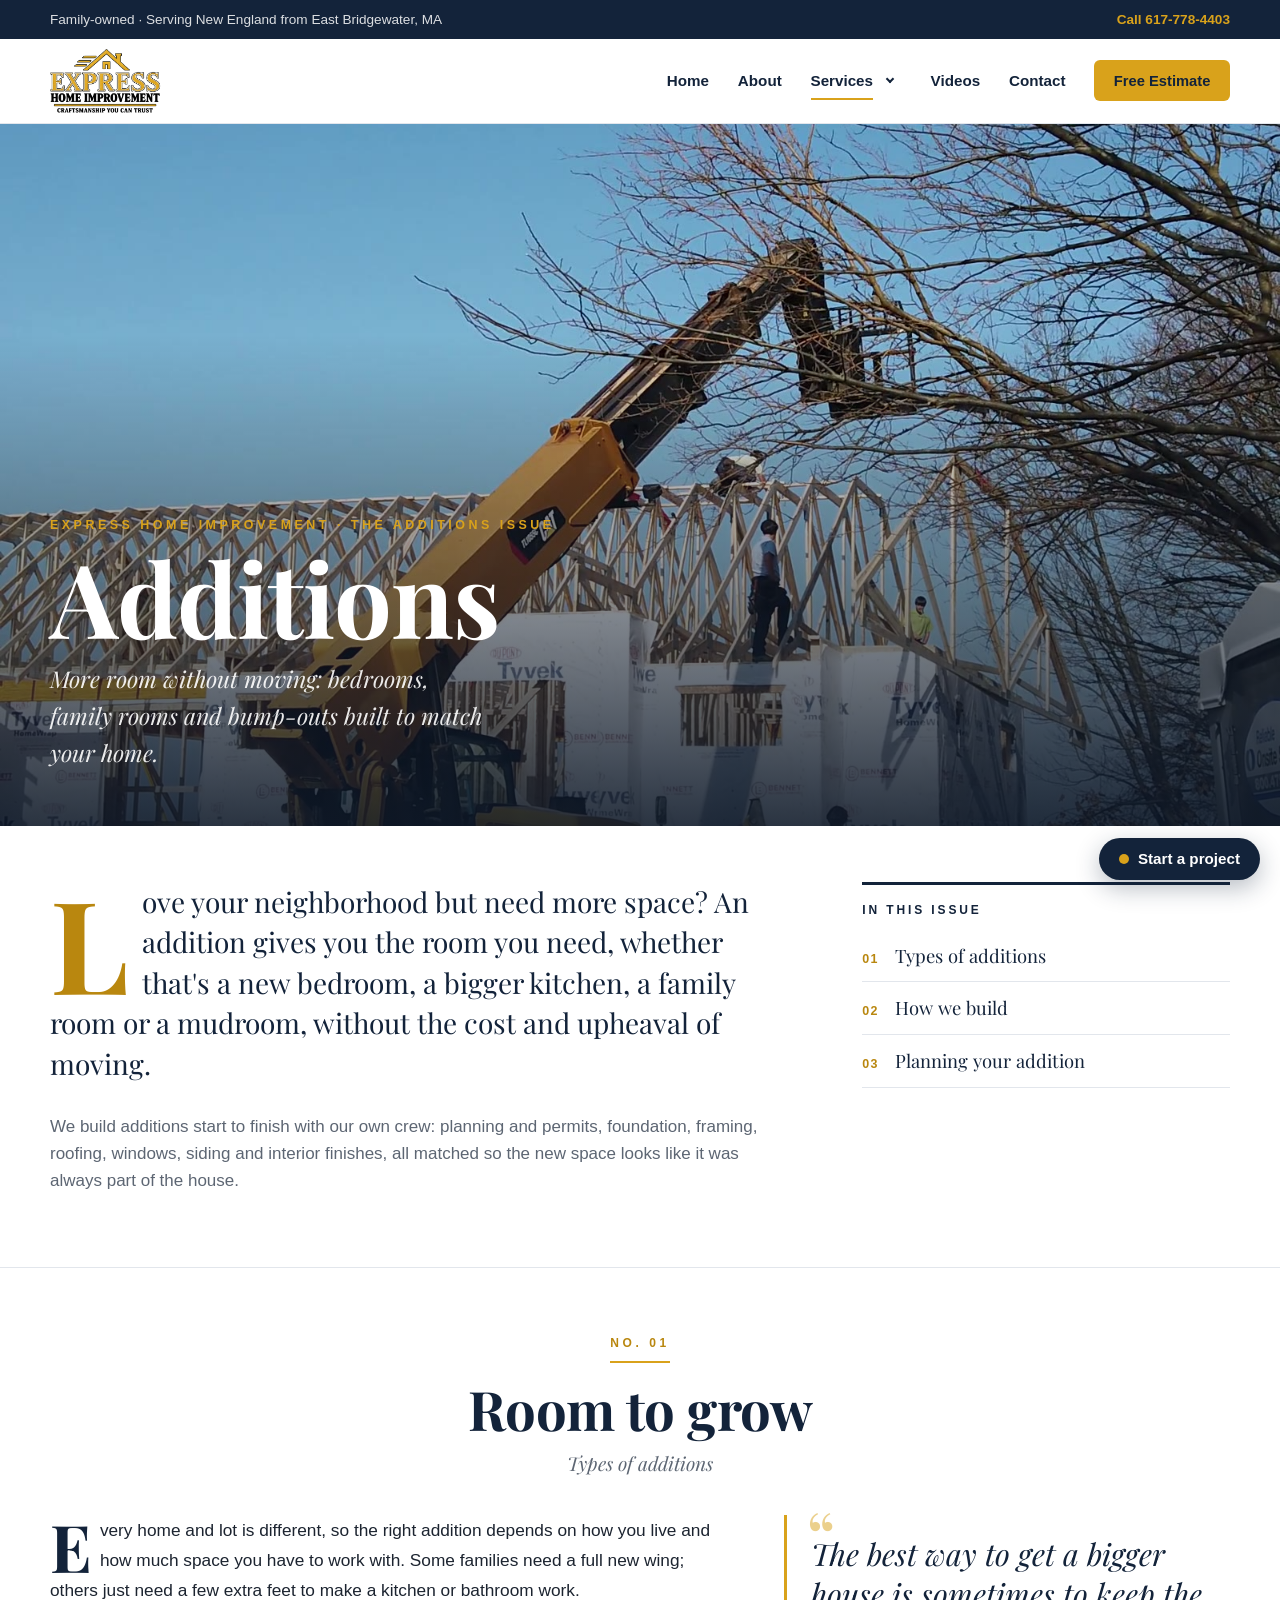
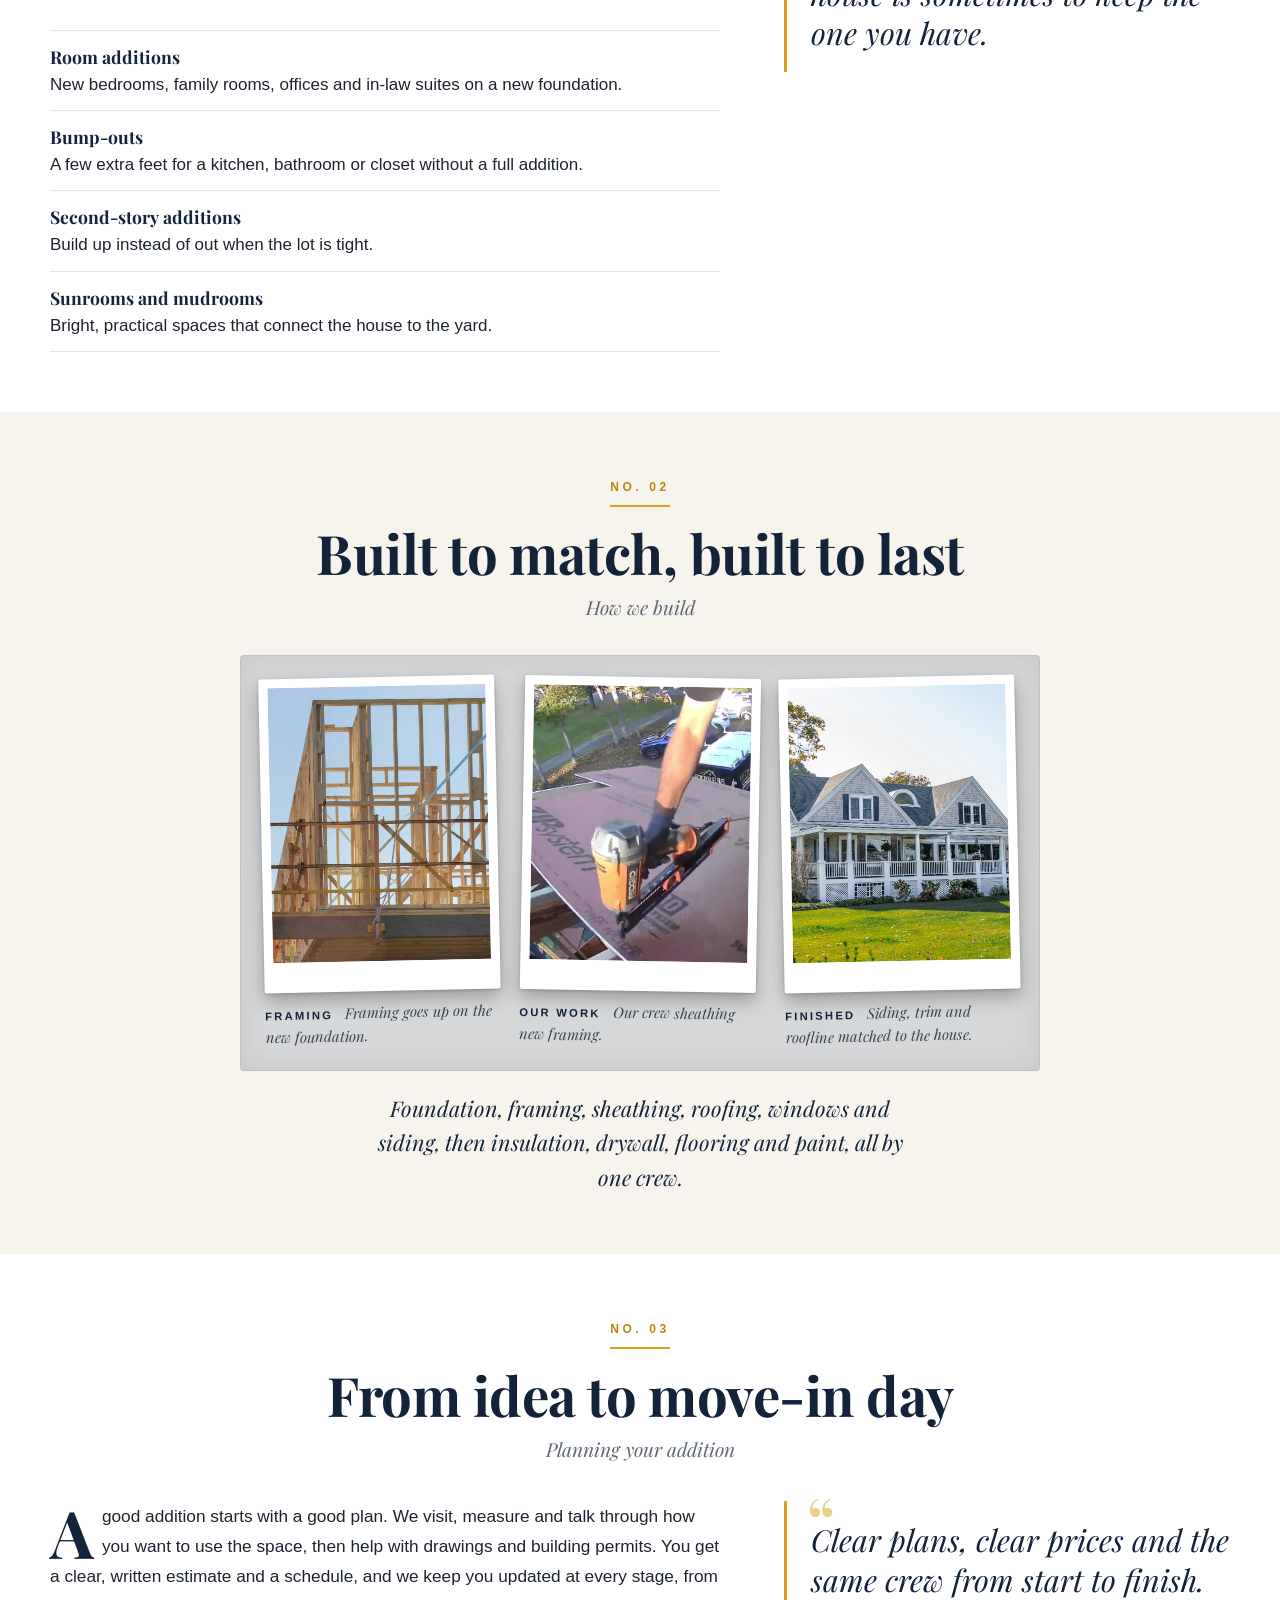
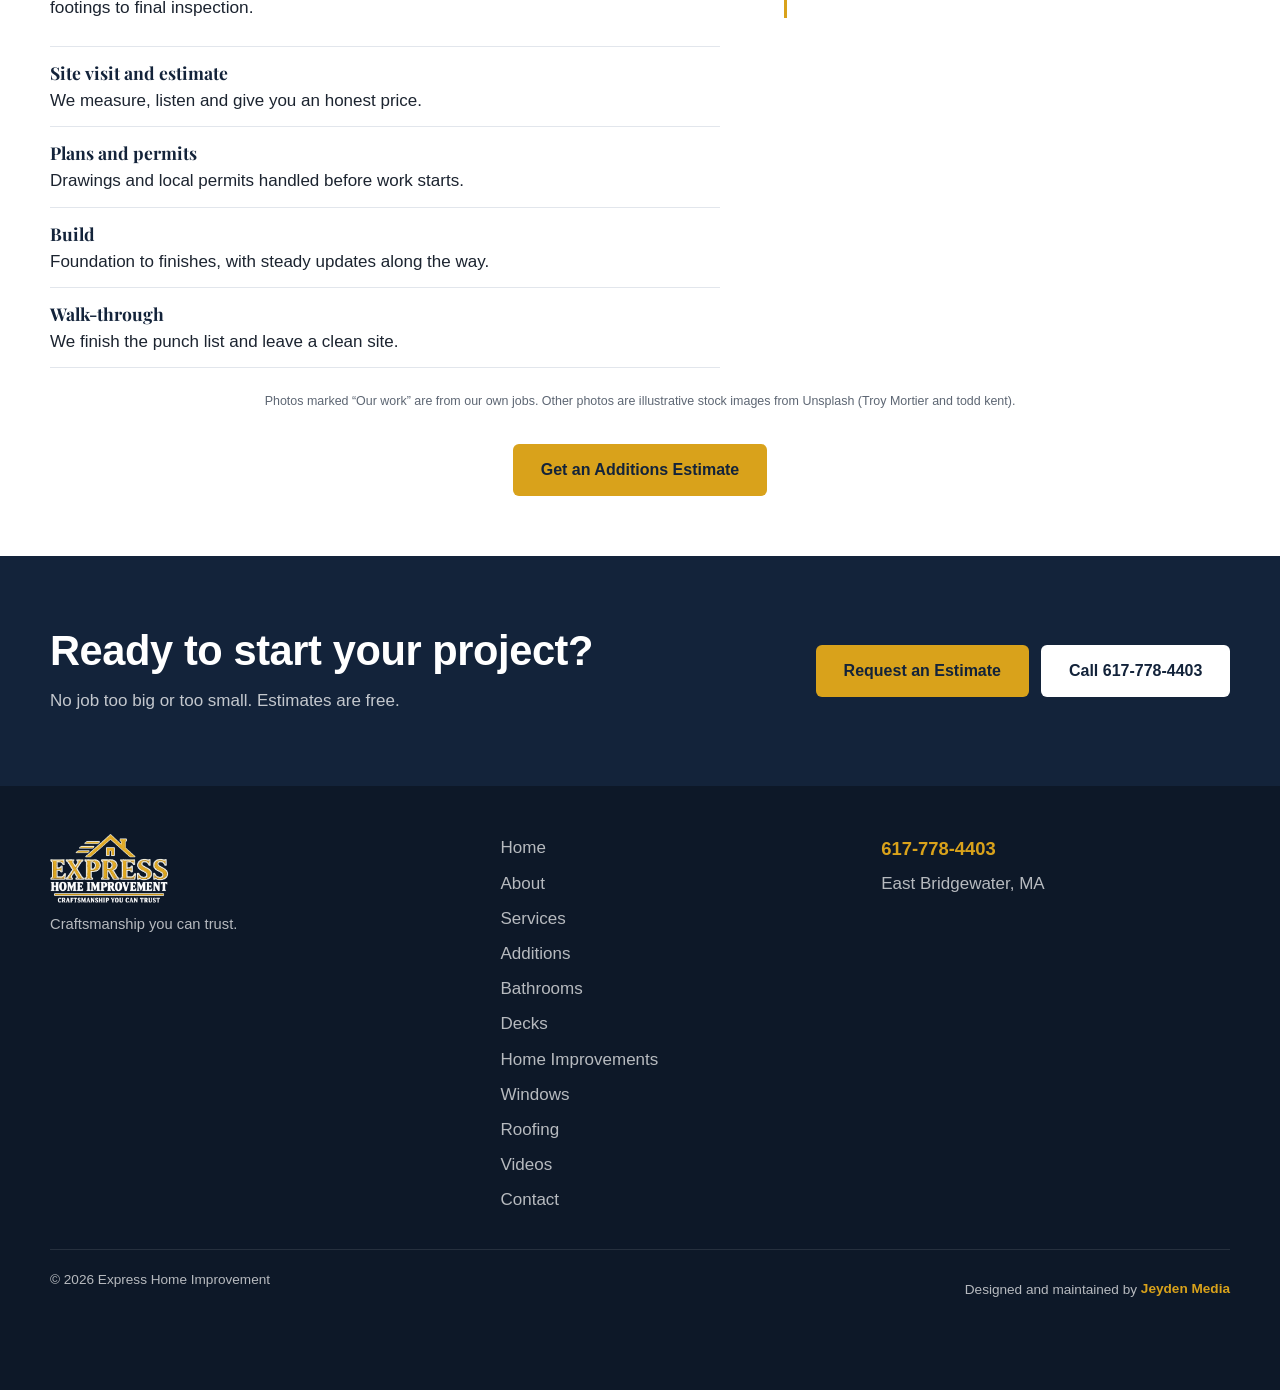
<file: additions.html>
<!DOCTYPE html>
<html lang="en">
<head>
  <meta charset="UTF-8">
  <meta name="viewport" content="width=device-width, initial-scale=1">
  <title>Home Additions in East Bridgewater, MA | Express Home Improvement</title>
  <meta name="description" content="Home additions in East Bridgewater and across Massachusetts: room additions, bump-outs, second stories, sunrooms and mudrooms, built start to finish by our own crew. Free estimates: 617-778-4403.">
  <meta name="keywords" content="home additions East Bridgewater MA, room addition Massachusetts, bump-out addition, second story addition, in-law suite, sunroom, mudroom, addition contractor, South Shore builder">
  <meta name="robots" content="index, follow, max-image-preview:large">
  <meta name="author" content="Express Home Improvement">
  <meta name="geo.region" content="US-MA">
  <meta name="geo.placename" content="East Bridgewater">
  <link rel="canonical" href="https://www.xphomeimprovement.com/additions.html">
  <meta property="og:site_name" content="Express Home Improvement">
  <meta property="og:locale" content="en_US">
  <meta property="og:type" content="website">
  <meta property="og:title" content="Home Additions | Express Home Improvement">
  <meta property="og:description" content="Home additions in East Bridgewater and across Massachusetts: room additions, bump-outs, second stories, sunrooms and mudrooms, built start to finish by our own crew. Free estimates: 617-778-4403.">
  <meta property="og:url" content="https://www.xphomeimprovement.com/additions.html">
  <meta property="og:image" content="https://www.xphomeimprovement.com/images/hero-building.jpg">
  <meta property="og:image:alt" content="Crew framing a new structure">
  <meta name="twitter:card" content="summary_large_image">
  <meta name="twitter:title" content="Home Additions | Express Home Improvement">
  <meta name="twitter:description" content="Home additions in East Bridgewater and across Massachusetts: room additions, bump-outs, second stories, sunrooms and mudrooms, built start to finish by our own crew. Free estimates: 617-778-4403.">
  <meta name="twitter:image" content="https://www.xphomeimprovement.com/images/hero-building.jpg">
  <meta name="theme-color" content="#13233a">
  <link rel="icon" type="image/png" href="images/favicon.png">
  <link rel="apple-touch-icon" href="images/favicon.png">
  <link rel="preconnect" href="https://fonts.googleapis.com">
  <link rel="preconnect" href="https://fonts.gstatic.com" crossorigin>
  <link rel="stylesheet" href="https://fonts.googleapis.com/css2?family=Playfair+Display:ital,wght@0,600;0,700;1,400;1,600&display=swap">
  <link rel="stylesheet" href="css/styles.css?v=20261128p">
  <script type="application/ld+json">
{
 "@context": "https://schema.org",
 "@graph": [
  {
   "@type": "HomeAndConstructionBusiness",
   "@id": "https://www.xphomeimprovement.com/#business",
   "name": "Express Home Improvement",
   "slogan": "Craftsmanship You Can Trust",
   "description": "Family-owned home improvement and remodeling contractor in East Bridgewater, MA, serving the South Shore and New England.",
   "url": "https://www.xphomeimprovement.com/",
   "logo": "https://www.xphomeimprovement.com/images/logo.png",
   "image": [
    "https://www.xphomeimprovement.com/images/hero-building.jpg",
    "https://www.xphomeimprovement.com/images/promo-crew.jpg"
   ],
   "telephone": "+1-617-778-4403",
   "email": "Expresservicescl@gmail.com",
   "address": {
    "@type": "PostalAddress",
    "addressLocality": "East Bridgewater",
    "addressRegion": "MA",
    "addressCountry": "US"
   },
   "areaServed": [
    {
     "@type": "City",
     "name": "East Bridgewater, MA"
    },
    {
     "@type": "AdministrativeArea",
     "name": "Plymouth County, MA"
    },
    {
     "@type": "State",
     "name": "Massachusetts"
    },
    {
     "@type": "Place",
     "name": "New England"
    }
   ],
   "knowsAbout": [
    "Home additions",
    "Basement remodeling",
    "Bathroom remodeling",
    "Decks and patios",
    "Home improvement",
    "Interior painting",
    "Kitchen renovations",
    "Plumbing and electrical repairs",
    "Roof installation and repair",
    "Window replacement and installation"
   ],
   "hasOfferCatalog": {
    "@type": "OfferCatalog",
    "name": "Home improvement services",
    "itemListElement": [
     {
      "@type": "Offer",
      "itemOffered": {
       "@type": "Service",
       "name": "Additions"
      }
     },
     {
      "@type": "Offer",
      "itemOffered": {
       "@type": "Service",
       "name": "Basement Remodels"
      }
     },
     {
      "@type": "Offer",
      "itemOffered": {
       "@type": "Service",
       "name": "Bathroom Remodeling"
      }
     },
     {
      "@type": "Offer",
      "itemOffered": {
       "@type": "Service",
       "name": "Decks & Patios"
      }
     },
     {
      "@type": "Offer",
      "itemOffered": {
       "@type": "Service",
       "name": "Home Improvements"
      }
     },
     {
      "@type": "Offer",
      "itemOffered": {
       "@type": "Service",
       "name": "Interior Painting"
      }
     },
     {
      "@type": "Offer",
      "itemOffered": {
       "@type": "Service",
       "name": "Kitchen Renovations"
      }
     },
     {
      "@type": "Offer",
      "itemOffered": {
       "@type": "Service",
       "name": "Repairs, Plumbing & Electrical"
      }
     },
     {
      "@type": "Offer",
      "itemOffered": {
       "@type": "Service",
       "name": "Roof Install & Repair"
      }
     },
     {
      "@type": "Offer",
      "itemOffered": {
       "@type": "Service",
       "name": "Window Replacements & Installations"
      }
     }
    ]
   }
  },
  {
   "@type": "WebSite",
   "@id": "https://www.xphomeimprovement.com/#website",
   "url": "https://www.xphomeimprovement.com/",
   "name": "Express Home Improvement",
   "publisher": {
    "@id": "https://www.xphomeimprovement.com/#business"
   }
  },
  {
   "@type": "WebPage",
   "@id": "https://www.xphomeimprovement.com/additions.html#webpage",
   "url": "https://www.xphomeimprovement.com/additions.html",
   "name": "Home Additions in East Bridgewater, MA | Express Home Improvement",
   "description": "Home additions in East Bridgewater and across Massachusetts: room additions, bump-outs, second stories, sunrooms and mudrooms, built start to finish by our own crew. Free estimates: 617-778-4403.",
   "isPartOf": {
    "@id": "https://www.xphomeimprovement.com/#website"
   },
   "about": {
    "@id": "https://www.xphomeimprovement.com/#business"
   },
   "primaryImageOfPage": "https://www.xphomeimprovement.com/images/hero-building.jpg",
   "inLanguage": "en-US"
  },
  {
   "@type": "BreadcrumbList",
   "itemListElement": [
    {
     "@type": "ListItem",
     "position": 1,
     "name": "Home",
     "item": "https://www.xphomeimprovement.com/"
    },
    {
     "@type": "ListItem",
     "position": 2,
     "name": "Additions",
     "item": "https://www.xphomeimprovement.com/additions.html"
    }
   ]
  },
  {
   "@type": "Service",
   "serviceType": "Home Additions",
   "name": "Home Additions in East Bridgewater, MA",
   "provider": {
    "@id": "https://www.xphomeimprovement.com/#business"
   },
   "areaServed": [
    {
     "@type": "City",
     "name": "East Bridgewater, MA"
    },
    {
     "@type": "AdministrativeArea",
     "name": "Plymouth County, MA"
    },
    {
     "@type": "State",
     "name": "Massachusetts"
    },
    {
     "@type": "Place",
     "name": "New England"
    }
   ],
   "url": "https://www.xphomeimprovement.com/additions.html",
   "description": "Home additions in East Bridgewater and across Massachusetts: room additions, bump-outs, second stories, sunrooms and mudrooms, built start to finish by our own crew. Free estimates: 617-778-4403."
  }
 ]
}
  </script>
</head>
<body class="page-mag">

<a class="skip" href="#main">Skip to content</a>

<div class="topbar">
  <div class="wrap topbar__inner">
    <span>Family-owned · Serving New England from East Bridgewater, MA</span>
    <a href="tel:16177784403">Call 617-778-4403</a>
  </div>
</div>

<header class="nav" id="top">
  <div class="wrap nav__inner">
    <a href="index.html" class="brand" aria-label="Express Home Improvement home">
      <img src="images/logo.png" alt="Express Home Improvement" width="800" height="455">
    </a>
    <nav class="nav__links" id="navLinks" aria-label="Main">
      <a href="index.html">Home</a>
      <a href="about.html">About</a>
      <div class="nav__drop is-current">
        <a href="index.html#services" class="nav__drop-link">Services</a>
        <button type="button" class="nav__drop-btn" aria-expanded="false" aria-controls="svcMenu" aria-label="Show service pages"></button>
        <div class="nav__sub" id="svcMenu">
          <a href="additions.html" aria-current="page"><svg class="nav__ico" viewBox="0 0 24 24" aria-hidden="true"><path d="M3 11l9-7 9 7"/><path d="M5 10v10h14V10"/><path d="M12 12v6M9 15h6"/></svg><span>Additions</span></a>
          <a href="index.html#svc-basement"><svg class="nav__ico" viewBox="0 0 24 24" aria-hidden="true"><path d="M3 20h4v-4h4v-4h4V8h6"/><path d="M3 20h18"/></svg><span>Basement Remodels</span></a>
          <a href="bathrooms.html"><svg class="nav__ico" viewBox="0 0 24 24" aria-hidden="true"><path d="M4 12h16v3a4 4 0 0 1-4 4H8a4 4 0 0 1-4-4z"/><path d="M6 12V6a2 2 0 0 1 4 0"/><path d="M7 19l-1 2M17 19l1 2"/></svg><span>Bathroom Remodeling</span></a>
          <a href="decks.html"><svg class="nav__ico" viewBox="0 0 24 24" aria-hidden="true"><path d="M3 9h18M3 13h18M3 17h18"/><path d="M6 9v10M18 9v10"/><path d="M12 5v4"/></svg><span>Decks &amp; Patios</span></a>
          <a href="home-improvements.html"><svg class="nav__ico" viewBox="0 0 24 24" aria-hidden="true"><path d="M14 6l4 4"/><path d="M12 8l4-4 4 4-4 4"/><path d="M13 11l-9 9-1-1 9-9"/></svg><span>Home Improvements</span></a>
          <a href="index.html#svc-painting"><svg class="nav__ico" viewBox="0 0 24 24" aria-hidden="true"><rect x="4" y="3" width="14" height="6" rx="1"/><path d="M18 6h2v5h-8v3"/><rect x="10" y="14" width="4" height="7" rx="1"/></svg><span>Interior Painting</span></a>
          <a href="index.html#svc-kitchen"><svg class="nav__ico" viewBox="0 0 24 24" aria-hidden="true"><rect x="4" y="3" width="16" height="18" rx="2"/><path d="M4 10h16"/><circle cx="9" cy="6.5" r="1"/><circle cx="15" cy="6.5" r="1"/><path d="M8 14h8"/></svg><span>Kitchen Renovations</span></a>
          <a href="index.html#svc-repairs"><svg class="nav__ico" viewBox="0 0 24 24" aria-hidden="true"><path d="M14.7 6.3a4 4 0 0 0-5.4 5.4L3 18l3 3 6.3-6.3a4 4 0 0 0 5.4-5.4l-2.5 2.5-2.4-.6-.6-2.4z"/></svg><span>Repairs, Plumbing &amp; Electrical</span></a>
          <a href="roofing.html"><svg class="nav__ico" viewBox="0 0 24 24" aria-hidden="true"><path d="M2 12l10-8 10 8"/><path d="M5 10v10h14V10"/><path d="M10 20v-5h4v5"/></svg><span>Roof Install &amp; Repair</span></a>
          <a href="windows.html"><svg class="nav__ico" viewBox="0 0 24 24" aria-hidden="true"><rect x="5" y="3" width="14" height="18" rx="1"/><path d="M12 3v18M5 12h14"/></svg><span>Window Replacements &amp; Installations</span></a>
        </div>
      </div>
      <a href="videos.html">Videos</a>
      <a href="index.html#contact">Contact</a>
      <a href="index.html#contact" class="btn btn--primary btn--sm">Free Estimate</a>
    </nav>
    <button class="nav__toggle" id="navToggle" aria-label="Open menu" aria-expanded="false" aria-controls="navLinks">
      <span></span><span></span><span></span>
    </button>
  </div>
</header>

<main id="main">

  <!-- MAGAZINE COVER -->
  <section class="mag-cover">
    <img src="images/hero-building.jpg" alt="Express Home Improvement crew framing a new structure with a crane" class="mag-cover__img">
    <div class="wrap mag-cover__text">
      <p class="mag-kicker">Express Home Improvement &middot; The Additions Issue</p>
      <h1>Additions</h1>
      <p class="mag-dek">More room without moving: bedrooms, family rooms and bump-outs built to match your home.</p>
    </div>
  </section>

  <!-- INTRO + CONTENTS -->
  <section class="mag-intro">
    <div class="wrap mag-intro__grid">
      <div class="mag-intro__text">
        <p class="mag-lede">Love your neighborhood but need more space? An addition gives you the room you need, whether that's a new bedroom, a bigger kitchen, a family room or a mudroom, without the cost and upheaval of moving.</p>
        <p>We build additions start to finish with our own crew: planning and permits, foundation, framing, roofing, windows, siding and interior finishes, all matched so the new space looks like it was always part of the house.</p>
      </div>
      <nav class="mag-toc" aria-label="Projects on this page">
        <p class="mag-toc__title">In this issue</p>
        <a href="#story-types"><span>01</span>Types of additions</a>
        <a href="#story-build"><span>02</span>How we build</a>
        <a href="#story-plan"><span>03</span>Planning your addition</a>
      </nav>
    </div>
  </section>

  <article class="mag-story" id="story-types">
    <div class="wrap">
      <header class="mag-story__head"><span class="mag-num">No. 01</span><h2>Room to grow</h2><p class="mag-dek">Types of additions</p></header>
      <div class="mag-cols">
        <div>
          <p class="mag-drop">Every home and lot is different, so the right addition depends on how you live and how much space you have to work with. Some families need a full new wing; others just need a few extra feet to make a kitchen or bathroom work.</p>
          <ul class="mag-list">
            <li><b>Room additions</b> New bedrooms, family rooms, offices and in-law suites on a new foundation.</li>
            <li><b>Bump-outs</b> A few extra feet for a kitchen, bathroom or closet without a full addition.</li>
            <li><b>Second-story additions</b> Build up instead of out when the lot is tight.</li>
            <li><b>Sunrooms and mudrooms</b> Bright, practical spaces that connect the house to the yard.</li>
          </ul>
        </div>
        <blockquote class="mag-quote">The best way to get a bigger house is sometimes to keep the one you have.</blockquote>
      </div>
    </div>
  </article>

  <article class="mag-story mag-story--tint" id="story-build">
    <div class="wrap">
      <header class="mag-story__head"><span class="mag-num">No. 02</span><h2>Built to match, built to last</h2><p class="mag-dek">How we build</p></header>
      <div class="mag__ba mag__ba--three">
        <figure class="mag__fig"><button class="gallery__item"><img src="images/add-framing.jpg" alt="Wood framing for a new structure with scaffolding" loading="lazy"></button><figcaption><b>Framing</b> Framing goes up on the new foundation.</figcaption></figure>
        <figure class="mag__fig"><button class="gallery__item"><img src="images/video-subfloor.jpg" alt="Express Home Improvement crew installing ZIP System sheathing" loading="lazy"></button><figcaption><b>Our work</b> Our crew sheathing new framing.</figcaption></figure>
        <figure class="mag__fig"><button class="gallery__item"><img src="images/add-finished.jpg" alt="Finished gray shingle-style home with a wraparound porch" loading="lazy"></button><figcaption><b>Finished</b> Siding, trim and roofline matched to the house.</figcaption></figure>
      </div>
      <p class="mag-caption-lg">Foundation, framing, sheathing, roofing, windows and siding, then insulation, drywall, flooring and paint, all by one crew.</p>
    </div>
  </article>

  <article class="mag-story" id="story-plan">
    <div class="wrap">
      <header class="mag-story__head"><span class="mag-num">No. 03</span><h2>From idea to move-in day</h2><p class="mag-dek">Planning your addition</p></header>
      <div class="mag-cols">
        <div>
          <p class="mag-drop">A good addition starts with a good plan. We visit, measure and talk through how you want to use the space, then help with drawings and building permits. You get a clear, written estimate and a schedule, and we keep you updated at every stage, from footings to final inspection.</p>
          <ul class="mag-list">
            <li><b>Site visit and estimate</b> We measure, listen and give you an honest price.</li>
            <li><b>Plans and permits</b> Drawings and local permits handled before work starts.</li>
            <li><b>Build</b> Foundation to finishes, with steady updates along the way.</li>
            <li><b>Walk-through</b> We finish the punch list and leave a clean site.</li>
          </ul>
        </div>
        <blockquote class="mag-quote">Clear plans, clear prices and the same crew from start to finish.</blockquote>
      </div>
      <p class="mag-note">Photos marked &ldquo;Our work&rdquo; are from our own jobs. Other photos are illustrative stock images from Unsplash (Troy Mortier and todd kent).</p>
      <div class="bath__cta"><a href="index.html?service=additions#contact" class="btn btn--primary">Get an Additions Estimate</a></div>
    </div>
  </article>

  <!-- CTA -->
  <section class="cta">
    <div class="wrap cta__inner">
      <div>
        <h2>Ready to start your project?</h2>
        <p>No job too big or too small. Estimates are free.</p>
      </div>
      <div class="cta__btns">
        <a href="index.html#contact" class="btn btn--primary">Request an Estimate</a>
        <a href="tel:16177784403" class="btn btn--white">Call 617-778-4403</a>
      </div>
    </div>
  </section>

</main>

<footer class="footer">
  <div class="wrap footer__inner">
    <div class="footer__brand">
      <img src="images/logo-light.png" alt="Express Home Improvement" width="800" height="455" loading="lazy">
      <p>Craftsmanship you can trust.</p>
    </div>
    <nav aria-label="Footer">
      <a href="index.html">Home</a>
      <a href="about.html">About</a>
      <a href="index.html#services">Services</a>
      <a href="additions.html">Additions</a>
      <a href="bathrooms.html">Bathrooms</a>
      <a href="decks.html">Decks</a>
      <a href="home-improvements.html">Home Improvements</a>
      <a href="windows.html">Windows</a>
      <a href="roofing.html">Roofing</a>
      <a href="videos.html">Videos</a>
      <a href="index.html#contact">Contact</a>
    </nav>
    <div class="footer__contact">
      <a href="tel:16177784403">617-778-4403</a>
      <span>East Bridgewater, MA</span>
    </div>
  </div>
  <div class="wrap footer__copy"><span>© <span id="year">2026</span> Express Home Improvement</span><span class="footer__credit">Designed and maintained by <a href="https://jeydenmedia.com" target="_blank" rel="noopener">Jeyden Media</a></span></div>
</footer>

<div class="callbar">
  <a href="tel:16177784403" class="btn btn--white">Call Now</a>
  <a href="index.html#contact" class="btn btn--primary">Free Estimate</a>
</div>

<div class="lightbox" id="lightbox" hidden role="dialog" aria-modal="true" aria-label="Project photo">
  <button class="lightbox__close" aria-label="Close">×</button>
  <button class="lightbox__nav lightbox__prev" aria-label="Previous photo">‹</button>
  <img alt="">
  <button class="lightbox__nav lightbox__next" aria-label="Next photo">›</button>
</div>

<script src="js/main.js?v=20261128p"></script>
<script src="js/intake.js?v=20261128p"></script>
</body>
</html>
</file>
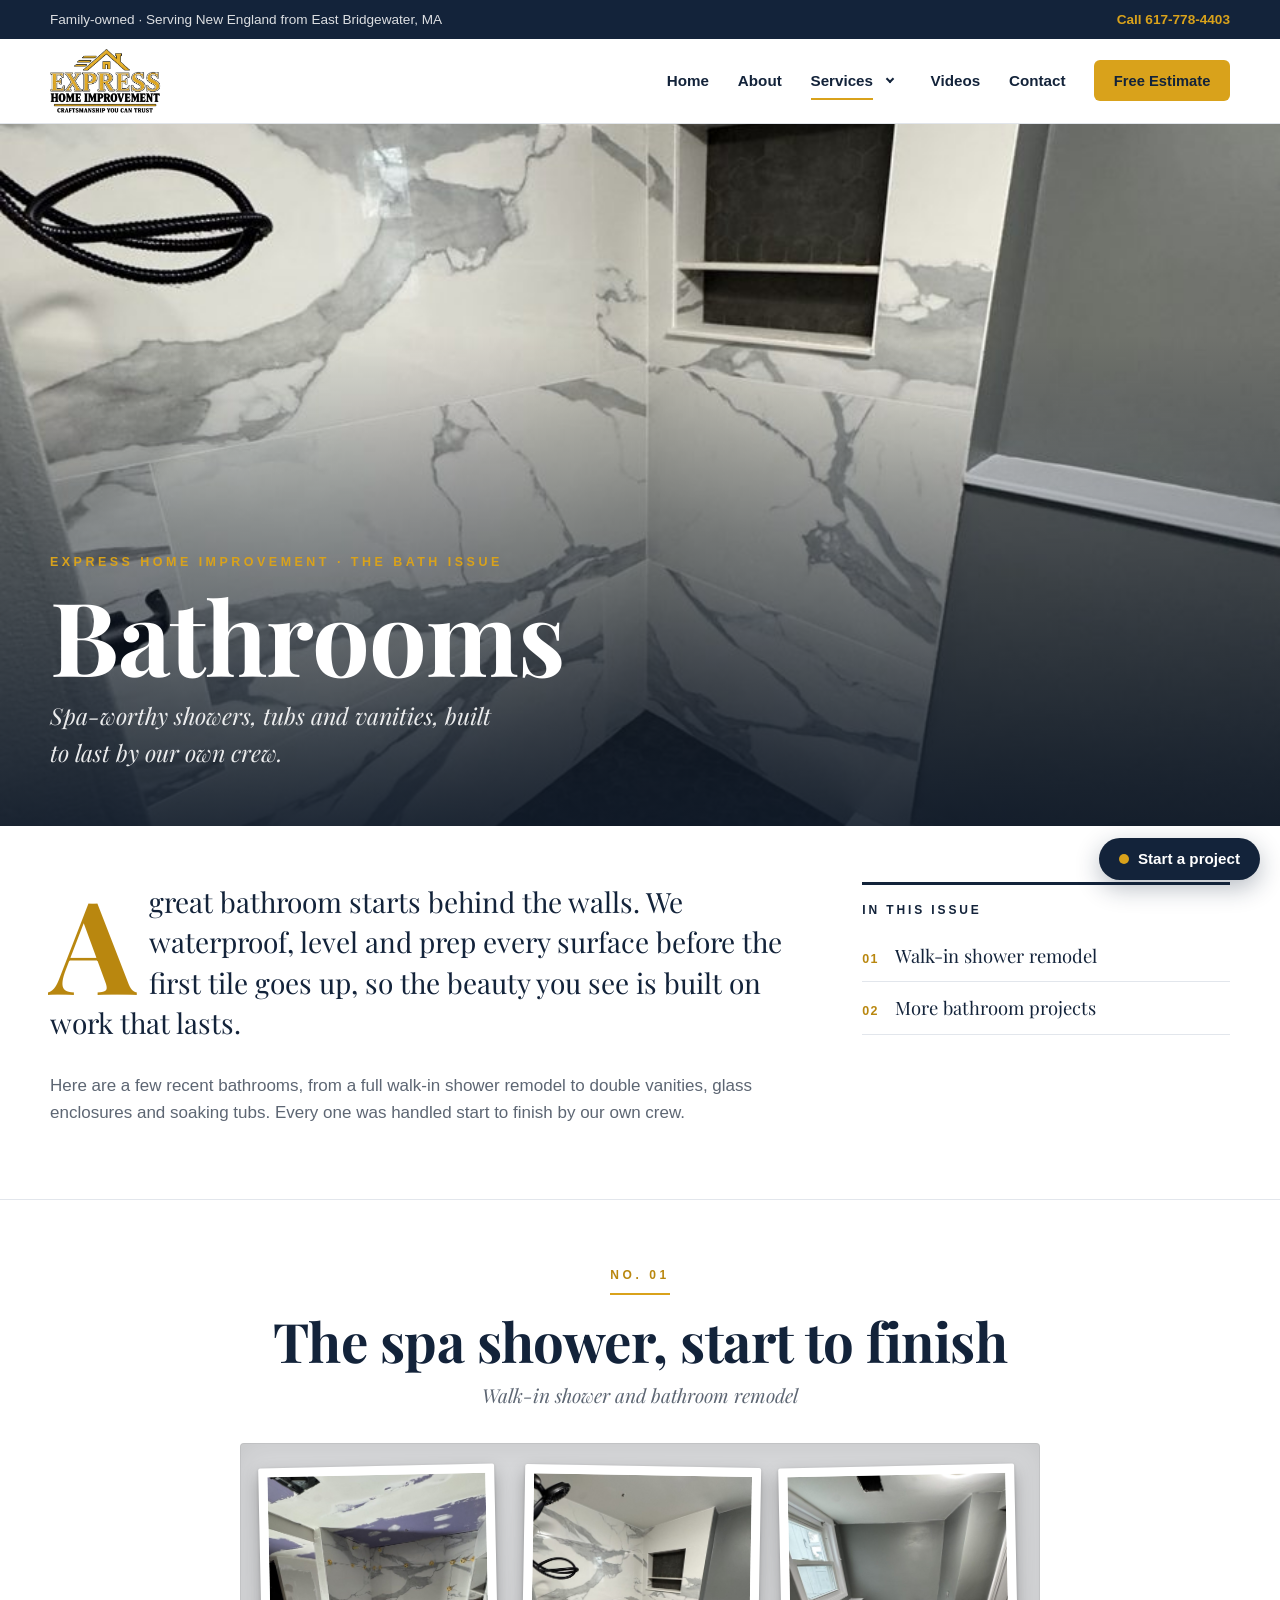
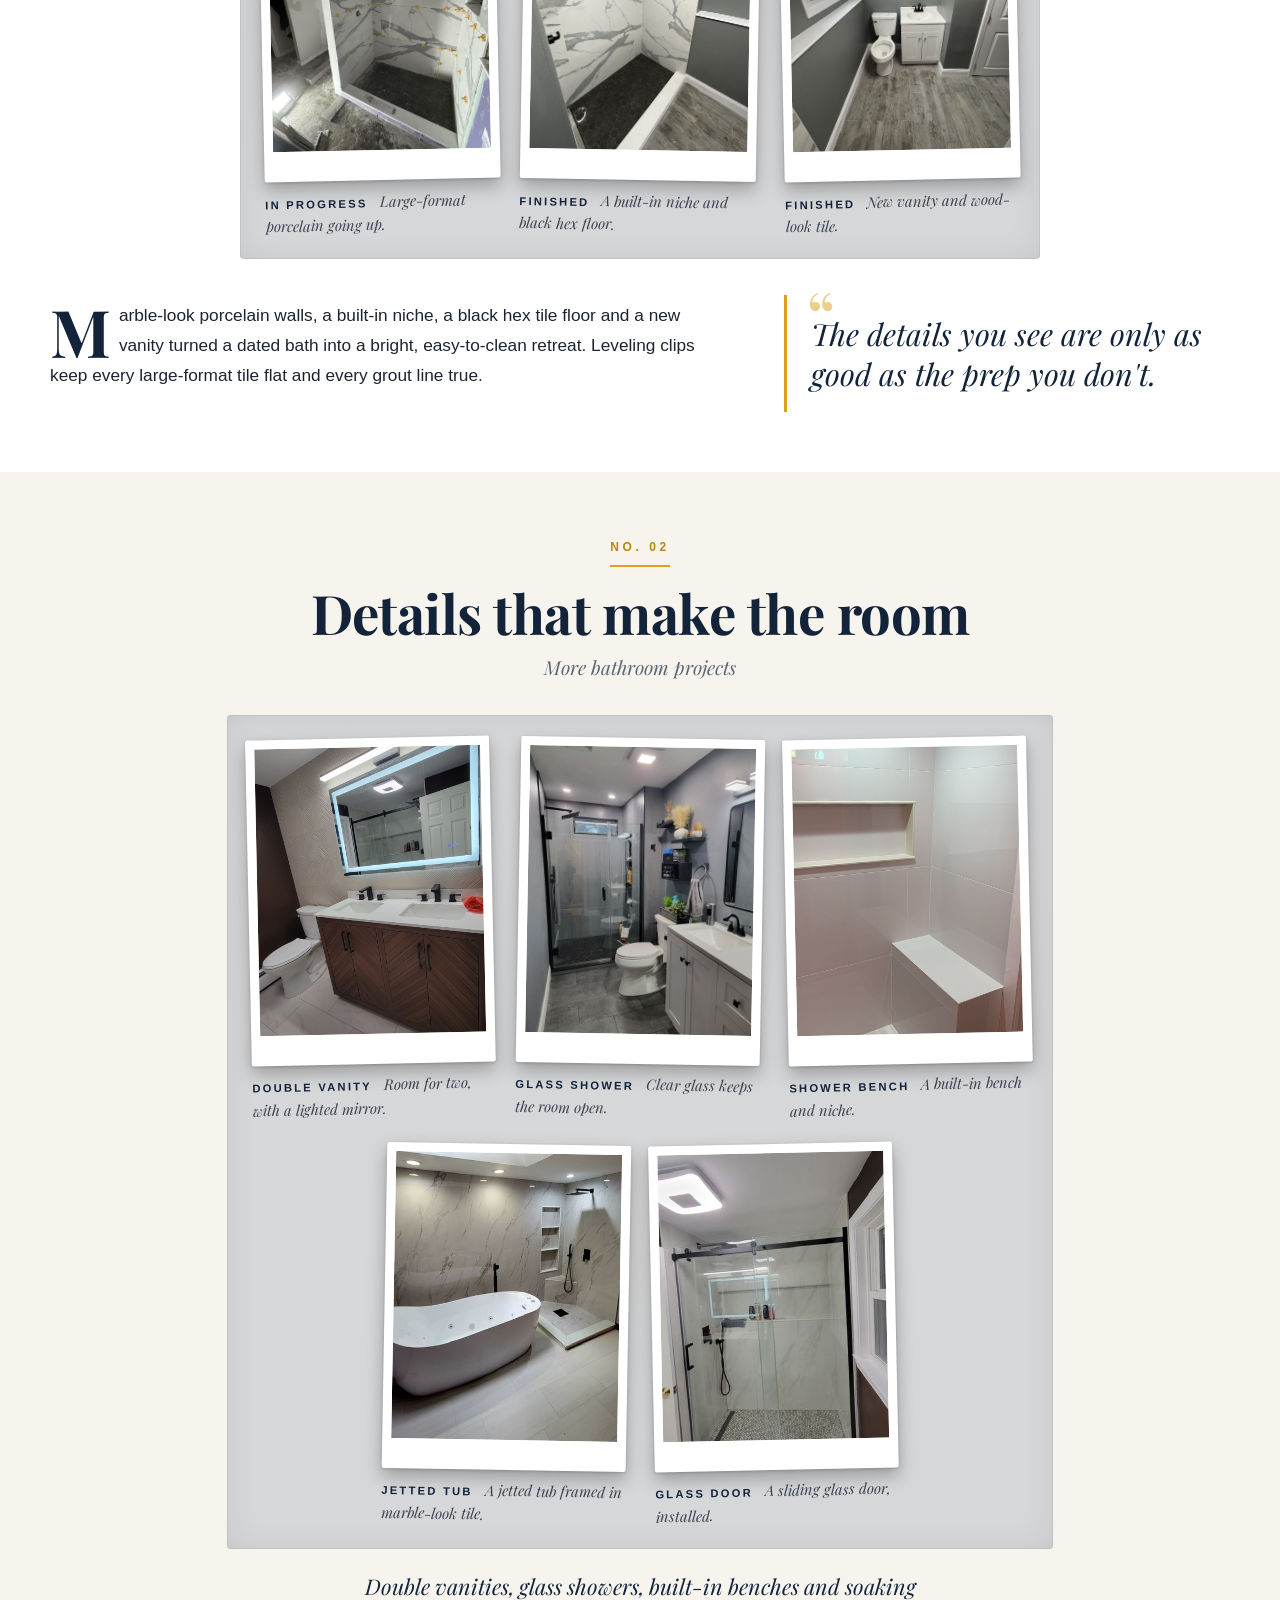
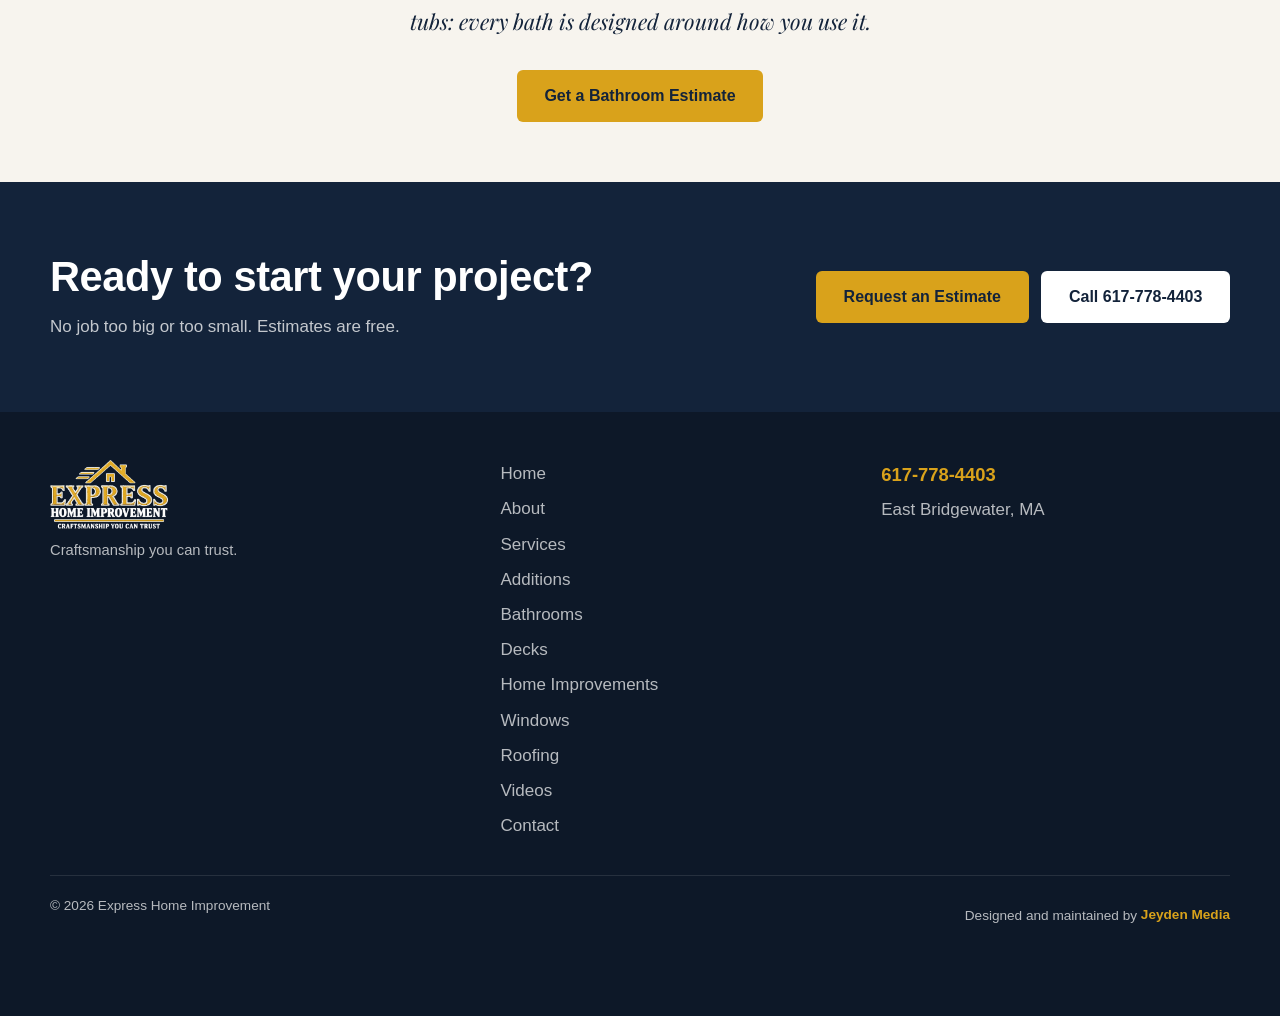
<file: bathrooms.html>
<!DOCTYPE html>
<html lang="en">
<head>
  <meta charset="UTF-8">
  <meta name="viewport" content="width=device-width, initial-scale=1">
  <title>Bathroom Remodeling in East Bridgewater, MA | Express Home Improvement</title>
  <meta name="description" content="Bathroom remodels in East Bridgewater and across Massachusetts: walk-in showers, tile, tubs, glass doors, vanities and flooring by our own crew. Free estimates: 617-778-4403.">
  <meta name="keywords" content="bathroom remodel East Bridgewater MA, bathroom renovation Massachusetts, walk-in shower, tile installation, shower remodel, vanity installation, bathroom contractor">
  <meta name="robots" content="index, follow, max-image-preview:large">
  <meta name="author" content="Express Home Improvement">
  <meta name="geo.region" content="US-MA">
  <meta name="geo.placename" content="East Bridgewater">
  <link rel="canonical" href="https://www.xphomeimprovement.com/bathrooms.html">
  <meta property="og:site_name" content="Express Home Improvement">
  <meta property="og:locale" content="en_US">
  <meta property="og:type" content="website">
  <meta property="og:title" content="Bathroom Remodeling | Express Home Improvement">
  <meta property="og:description" content="Bathroom remodels in East Bridgewater and across Massachusetts: walk-in showers, tile, tubs, glass doors, vanities and flooring by our own crew. Free estimates: 617-778-4403.">
  <meta property="og:url" content="https://www.xphomeimprovement.com/bathrooms.html">
  <meta property="og:image" content="https://www.xphomeimprovement.com/images/bath-shower-finished.jpg">
  <meta property="og:image:alt" content="Finished walk-in shower with marble-look tile">
  <meta name="twitter:card" content="summary_large_image">
  <meta name="twitter:title" content="Bathroom Remodeling | Express Home Improvement">
  <meta name="twitter:description" content="Bathroom remodels in East Bridgewater and across Massachusetts: walk-in showers, tile, tubs, glass doors, vanities and flooring by our own crew. Free estimates: 617-778-4403.">
  <meta name="twitter:image" content="https://www.xphomeimprovement.com/images/bath-shower-finished.jpg">
  <meta name="theme-color" content="#13233a">
  <link rel="icon" type="image/png" href="images/favicon.png">
  <link rel="apple-touch-icon" href="images/favicon.png">
  <link rel="preconnect" href="https://fonts.googleapis.com">
  <link rel="preconnect" href="https://fonts.gstatic.com" crossorigin>
  <link rel="stylesheet" href="https://fonts.googleapis.com/css2?family=Playfair+Display:ital,wght@0,600;0,700;1,400;1,600&display=swap">
  <link rel="stylesheet" href="css/styles.css?v=20261128p">
  <script type="application/ld+json">
{
 "@context": "https://schema.org",
 "@graph": [
  {
   "@type": "HomeAndConstructionBusiness",
   "@id": "https://www.xphomeimprovement.com/#business",
   "name": "Express Home Improvement",
   "slogan": "Craftsmanship You Can Trust",
   "description": "Family-owned home improvement and remodeling contractor in East Bridgewater, MA, serving the South Shore and New England.",
   "url": "https://www.xphomeimprovement.com/",
   "logo": "https://www.xphomeimprovement.com/images/logo.png",
   "image": [
    "https://www.xphomeimprovement.com/images/hero-building.jpg",
    "https://www.xphomeimprovement.com/images/promo-crew.jpg"
   ],
   "telephone": "+1-617-778-4403",
   "email": "Expresservicescl@gmail.com",
   "address": {
    "@type": "PostalAddress",
    "addressLocality": "East Bridgewater",
    "addressRegion": "MA",
    "addressCountry": "US"
   },
   "areaServed": [
    {
     "@type": "City",
     "name": "East Bridgewater, MA"
    },
    {
     "@type": "AdministrativeArea",
     "name": "Plymouth County, MA"
    },
    {
     "@type": "State",
     "name": "Massachusetts"
    },
    {
     "@type": "Place",
     "name": "New England"
    }
   ],
   "knowsAbout": [
    "Home additions",
    "Basement remodeling",
    "Bathroom remodeling",
    "Decks and patios",
    "Home improvement",
    "Interior painting",
    "Kitchen renovations",
    "Plumbing and electrical repairs",
    "Roof installation and repair",
    "Window replacement and installation"
   ],
   "hasOfferCatalog": {
    "@type": "OfferCatalog",
    "name": "Home improvement services",
    "itemListElement": [
     {
      "@type": "Offer",
      "itemOffered": {
       "@type": "Service",
       "name": "Additions"
      }
     },
     {
      "@type": "Offer",
      "itemOffered": {
       "@type": "Service",
       "name": "Basement Remodels"
      }
     },
     {
      "@type": "Offer",
      "itemOffered": {
       "@type": "Service",
       "name": "Bathroom Remodeling"
      }
     },
     {
      "@type": "Offer",
      "itemOffered": {
       "@type": "Service",
       "name": "Decks & Patios"
      }
     },
     {
      "@type": "Offer",
      "itemOffered": {
       "@type": "Service",
       "name": "Home Improvements"
      }
     },
     {
      "@type": "Offer",
      "itemOffered": {
       "@type": "Service",
       "name": "Interior Painting"
      }
     },
     {
      "@type": "Offer",
      "itemOffered": {
       "@type": "Service",
       "name": "Kitchen Renovations"
      }
     },
     {
      "@type": "Offer",
      "itemOffered": {
       "@type": "Service",
       "name": "Repairs, Plumbing & Electrical"
      }
     },
     {
      "@type": "Offer",
      "itemOffered": {
       "@type": "Service",
       "name": "Roof Install & Repair"
      }
     },
     {
      "@type": "Offer",
      "itemOffered": {
       "@type": "Service",
       "name": "Window Replacements & Installations"
      }
     }
    ]
   }
  },
  {
   "@type": "WebSite",
   "@id": "https://www.xphomeimprovement.com/#website",
   "url": "https://www.xphomeimprovement.com/",
   "name": "Express Home Improvement",
   "publisher": {
    "@id": "https://www.xphomeimprovement.com/#business"
   }
  },
  {
   "@type": "WebPage",
   "@id": "https://www.xphomeimprovement.com/bathrooms.html#webpage",
   "url": "https://www.xphomeimprovement.com/bathrooms.html",
   "name": "Bathroom Remodeling in East Bridgewater, MA | Express Home Improvement",
   "description": "Bathroom remodels in East Bridgewater and across Massachusetts: walk-in showers, tile, tubs, glass doors, vanities and flooring by our own crew. Free estimates: 617-778-4403.",
   "isPartOf": {
    "@id": "https://www.xphomeimprovement.com/#website"
   },
   "about": {
    "@id": "https://www.xphomeimprovement.com/#business"
   },
   "primaryImageOfPage": "https://www.xphomeimprovement.com/images/bath-shower-finished.jpg",
   "inLanguage": "en-US"
  },
  {
   "@type": "BreadcrumbList",
   "itemListElement": [
    {
     "@type": "ListItem",
     "position": 1,
     "name": "Home",
     "item": "https://www.xphomeimprovement.com/"
    },
    {
     "@type": "ListItem",
     "position": 2,
     "name": "Bathroom Remodeling",
     "item": "https://www.xphomeimprovement.com/bathrooms.html"
    }
   ]
  },
  {
   "@type": "Service",
   "serviceType": "Bathroom Remodeling",
   "name": "Bathroom Remodeling in East Bridgewater, MA",
   "provider": {
    "@id": "https://www.xphomeimprovement.com/#business"
   },
   "areaServed": [
    {
     "@type": "City",
     "name": "East Bridgewater, MA"
    },
    {
     "@type": "AdministrativeArea",
     "name": "Plymouth County, MA"
    },
    {
     "@type": "State",
     "name": "Massachusetts"
    },
    {
     "@type": "Place",
     "name": "New England"
    }
   ],
   "url": "https://www.xphomeimprovement.com/bathrooms.html",
   "description": "Bathroom remodels in East Bridgewater and across Massachusetts: walk-in showers, tile, tubs, glass doors, vanities and flooring by our own crew. Free estimates: 617-778-4403."
  }
 ]
}
  </script>
</head>
<body class="page-mag">

<a class="skip" href="#main">Skip to content</a>

<div class="topbar">
  <div class="wrap topbar__inner">
    <span>Family-owned · Serving New England from East Bridgewater, MA</span>
    <a href="tel:16177784403">Call 617-778-4403</a>
  </div>
</div>

<header class="nav" id="top">
  <div class="wrap nav__inner">
    <a href="index.html" class="brand" aria-label="Express Home Improvement home">
      <img src="images/logo.png" alt="Express Home Improvement" width="800" height="455">
    </a>
    <nav class="nav__links" id="navLinks" aria-label="Main">
      <a href="index.html">Home</a>
      <a href="about.html">About</a>
      <div class="nav__drop is-current">
        <a href="index.html#services" class="nav__drop-link">Services</a>
        <button type="button" class="nav__drop-btn" aria-expanded="false" aria-controls="svcMenu" aria-label="Show service pages"></button>
        <div class="nav__sub" id="svcMenu">
          <a href="additions.html"><svg class="nav__ico" viewBox="0 0 24 24" aria-hidden="true"><path d="M3 11l9-7 9 7"/><path d="M5 10v10h14V10"/><path d="M12 12v6M9 15h6"/></svg><span>Additions</span></a>
          <a href="index.html#svc-basement"><svg class="nav__ico" viewBox="0 0 24 24" aria-hidden="true"><path d="M3 20h4v-4h4v-4h4V8h6"/><path d="M3 20h18"/></svg><span>Basement Remodels</span></a>
          <a href="bathrooms.html" aria-current="page"><svg class="nav__ico" viewBox="0 0 24 24" aria-hidden="true"><path d="M4 12h16v3a4 4 0 0 1-4 4H8a4 4 0 0 1-4-4z"/><path d="M6 12V6a2 2 0 0 1 4 0"/><path d="M7 19l-1 2M17 19l1 2"/></svg><span>Bathroom Remodeling</span></a>
          <a href="decks.html"><svg class="nav__ico" viewBox="0 0 24 24" aria-hidden="true"><path d="M3 9h18M3 13h18M3 17h18"/><path d="M6 9v10M18 9v10"/><path d="M12 5v4"/></svg><span>Decks &amp; Patios</span></a>
          <a href="home-improvements.html"><svg class="nav__ico" viewBox="0 0 24 24" aria-hidden="true"><path d="M14 6l4 4"/><path d="M12 8l4-4 4 4-4 4"/><path d="M13 11l-9 9-1-1 9-9"/></svg><span>Home Improvements</span></a>
          <a href="index.html#svc-painting"><svg class="nav__ico" viewBox="0 0 24 24" aria-hidden="true"><rect x="4" y="3" width="14" height="6" rx="1"/><path d="M18 6h2v5h-8v3"/><rect x="10" y="14" width="4" height="7" rx="1"/></svg><span>Interior Painting</span></a>
          <a href="index.html#svc-kitchen"><svg class="nav__ico" viewBox="0 0 24 24" aria-hidden="true"><rect x="4" y="3" width="16" height="18" rx="2"/><path d="M4 10h16"/><circle cx="9" cy="6.5" r="1"/><circle cx="15" cy="6.5" r="1"/><path d="M8 14h8"/></svg><span>Kitchen Renovations</span></a>
          <a href="index.html#svc-repairs"><svg class="nav__ico" viewBox="0 0 24 24" aria-hidden="true"><path d="M14.7 6.3a4 4 0 0 0-5.4 5.4L3 18l3 3 6.3-6.3a4 4 0 0 0 5.4-5.4l-2.5 2.5-2.4-.6-.6-2.4z"/></svg><span>Repairs, Plumbing &amp; Electrical</span></a>
          <a href="roofing.html"><svg class="nav__ico" viewBox="0 0 24 24" aria-hidden="true"><path d="M2 12l10-8 10 8"/><path d="M5 10v10h14V10"/><path d="M10 20v-5h4v5"/></svg><span>Roof Install &amp; Repair</span></a>
          <a href="windows.html"><svg class="nav__ico" viewBox="0 0 24 24" aria-hidden="true"><rect x="5" y="3" width="14" height="18" rx="1"/><path d="M12 3v18M5 12h14"/></svg><span>Window Replacements &amp; Installations</span></a>
        </div>
      </div>
      <a href="videos.html">Videos</a>
      <a href="index.html#contact">Contact</a>
      <a href="index.html#contact" class="btn btn--primary btn--sm">Free Estimate</a>
    </nav>
    <button class="nav__toggle" id="navToggle" aria-label="Open menu" aria-expanded="false" aria-controls="navLinks">
      <span></span><span></span><span></span>
    </button>
  </div>
</header>

<main id="main">

  <!-- MAGAZINE COVER -->
  <section class="mag-cover">
    <img src="images/bath-shower-finished.jpg" alt="Finished walk-in shower with marble-look walls and black hex tile floor" class="mag-cover__img">
    <div class="wrap mag-cover__text">
      <p class="mag-kicker">Express Home Improvement &middot; The Bath Issue</p>
      <h1>Bathrooms</h1>
      <p class="mag-dek">Spa-worthy showers, tubs and vanities, built to last by our own crew.</p>
    </div>
  </section>

  <!-- INTRO + CONTENTS -->
  <section class="mag-intro">
    <div class="wrap mag-intro__grid">
      <div class="mag-intro__text">
        <p class="mag-lede">A great bathroom starts behind the walls. We waterproof, level and prep every surface before the first tile goes up, so the beauty you see is built on work that lasts.</p>
        <p>Here are a few recent bathrooms, from a full walk-in shower remodel to double vanities, glass enclosures and soaking tubs. Every one was handled start to finish by our own crew.</p>
      </div>
      <nav class="mag-toc" aria-label="Projects on this page">
        <p class="mag-toc__title">In this issue</p>
        <a href="#story-shower"><span>01</span>Walk-in shower remodel</a>
        <a href="#story-details"><span>02</span>More bathroom projects</a>
      </nav>
    </div>
  </section>

  <article class="mag-story" id="story-shower">
    <div class="wrap">
      <header class="mag-story__head"><span class="mag-num">No. 01</span><h2>The spa shower, start to finish</h2><p class="mag-dek">Walk-in shower and bathroom remodel</p></header>
      <div class="mag__ba mag__ba--three">
        <figure class="mag__fig"><button class="gallery__item"><img src="images/bath-shower-tiling.jpg" alt="Shower walls being tiled with large marble-look porcelain and leveling clips" loading="lazy"></button><figcaption><b>In progress</b> Large-format porcelain going up.</figcaption></figure>
        <figure class="mag__fig"><button class="gallery__item"><img src="images/bath-shower-finished.jpg" alt="Finished walk-in shower with marble-look walls, built-in niche and black hex tile floor" loading="lazy"></button><figcaption><b>Finished</b> A built-in niche and black hex floor.</figcaption></figure>
        <figure class="mag__fig"><button class="gallery__item"><img src="images/bath-vanity-finished.jpg" alt="Finished bathroom with new vanity, toilet, gray walls and wood-look tile floor" loading="lazy"></button><figcaption><b>Finished</b> New vanity and wood-look tile.</figcaption></figure>
      </div>
      <div class="mag-cols">
        <p class="mag-drop">Marble-look porcelain walls, a built-in niche, a black hex tile floor and a new vanity turned a dated bath into a bright, easy-to-clean retreat. Leveling clips keep every large-format tile flat and every grout line true.</p>
        <blockquote class="mag-quote">The details you see are only as good as the prep you don't.</blockquote>
      </div>
    </div>
  </article>

  <article class="mag-story mag-story--tint" id="story-details">
    <div class="wrap">
      <header class="mag-story__head"><span class="mag-num">No. 02</span><h2>Details that make the room</h2><p class="mag-dek">More bathroom projects</p></header>
      <div class="mag-grid mag-grid--set">
        <figure class="mag__fig"><button class="gallery__item"><img src="images/bath-double-vanity.jpg" alt="Bathroom with double vanity and lighted mirror" loading="lazy"></button><figcaption><b>Double vanity</b> Room for two, with a lighted mirror.</figcaption></figure>
        <figure class="mag__fig"><button class="gallery__item"><img src="images/bath-glass-shower.jpg" alt="Bathroom with glass shower and white vanity" loading="lazy"></button><figcaption><b>Glass shower</b> Clear glass keeps the room open.</figcaption></figure>
        <figure class="mag__fig"><button class="gallery__item"><img src="images/bath-shower-bench.jpg" alt="Tiled shower with niche and built-in bench" loading="lazy"></button><figcaption><b>Shower bench</b> A built-in bench and niche.</figcaption></figure>
        <figure class="mag__fig"><button class="gallery__item"><img src="images/bath-jetted-tub.jpg" alt="Bathroom with freestanding jetted tub and marble-look walls" loading="lazy"></button><figcaption><b>Jetted tub</b> A jetted tub framed in marble-look tile.</figcaption></figure>
        <figure class="mag__fig"><button class="gallery__item"><img src="images/bath-glass-door.jpg" alt="Glass sliding shower door installation" loading="lazy"></button><figcaption><b>Glass door</b> A sliding glass door, installed.</figcaption></figure>
      </div>
      <p class="mag-caption-lg">Double vanities, glass showers, built-in benches and soaking tubs: every bath is designed around how you use it.</p>
      <div class="bath__cta"><a href="index.html?service=bathroom#contact" class="btn btn--primary">Get a Bathroom Estimate</a></div>
    </div>
  </article>

  <!-- CTA -->
  <section class="cta">
    <div class="wrap cta__inner">
      <div>
        <h2>Ready to start your project?</h2>
        <p>No job too big or too small. Estimates are free.</p>
      </div>
      <div class="cta__btns">
        <a href="index.html#contact" class="btn btn--primary">Request an Estimate</a>
        <a href="tel:16177784403" class="btn btn--white">Call 617-778-4403</a>
      </div>
    </div>
  </section>

</main>

<footer class="footer">
  <div class="wrap footer__inner">
    <div class="footer__brand">
      <img src="images/logo-light.png" alt="Express Home Improvement" width="800" height="455" loading="lazy">
      <p>Craftsmanship you can trust.</p>
    </div>
    <nav aria-label="Footer">
      <a href="index.html">Home</a>
      <a href="about.html">About</a>
      <a href="index.html#services">Services</a>
      <a href="additions.html">Additions</a>
      <a href="bathrooms.html">Bathrooms</a>
      <a href="decks.html">Decks</a>
      <a href="home-improvements.html">Home Improvements</a>
      <a href="windows.html">Windows</a>
      <a href="roofing.html">Roofing</a>
      <a href="videos.html">Videos</a>
      <a href="index.html#contact">Contact</a>
    </nav>
    <div class="footer__contact">
      <a href="tel:16177784403">617-778-4403</a>
      <span>East Bridgewater, MA</span>
    </div>
  </div>
  <div class="wrap footer__copy"><span>© <span id="year">2026</span> Express Home Improvement</span><span class="footer__credit">Designed and maintained by <a href="https://jeydenmedia.com" target="_blank" rel="noopener">Jeyden Media</a></span></div>
</footer>

<div class="callbar">
  <a href="tel:16177784403" class="btn btn--white">Call Now</a>
  <a href="index.html#contact" class="btn btn--primary">Free Estimate</a>
</div>

<div class="lightbox" id="lightbox" hidden role="dialog" aria-modal="true" aria-label="Project photo">
  <button class="lightbox__close" aria-label="Close">×</button>
  <button class="lightbox__nav lightbox__prev" aria-label="Previous photo">‹</button>
  <img alt="">
  <button class="lightbox__nav lightbox__next" aria-label="Next photo">›</button>
</div>

<script src="js/main.js?v=20261128p"></script>
<script src="js/intake.js?v=20261128p"></script>
</body>
</html>
</file>
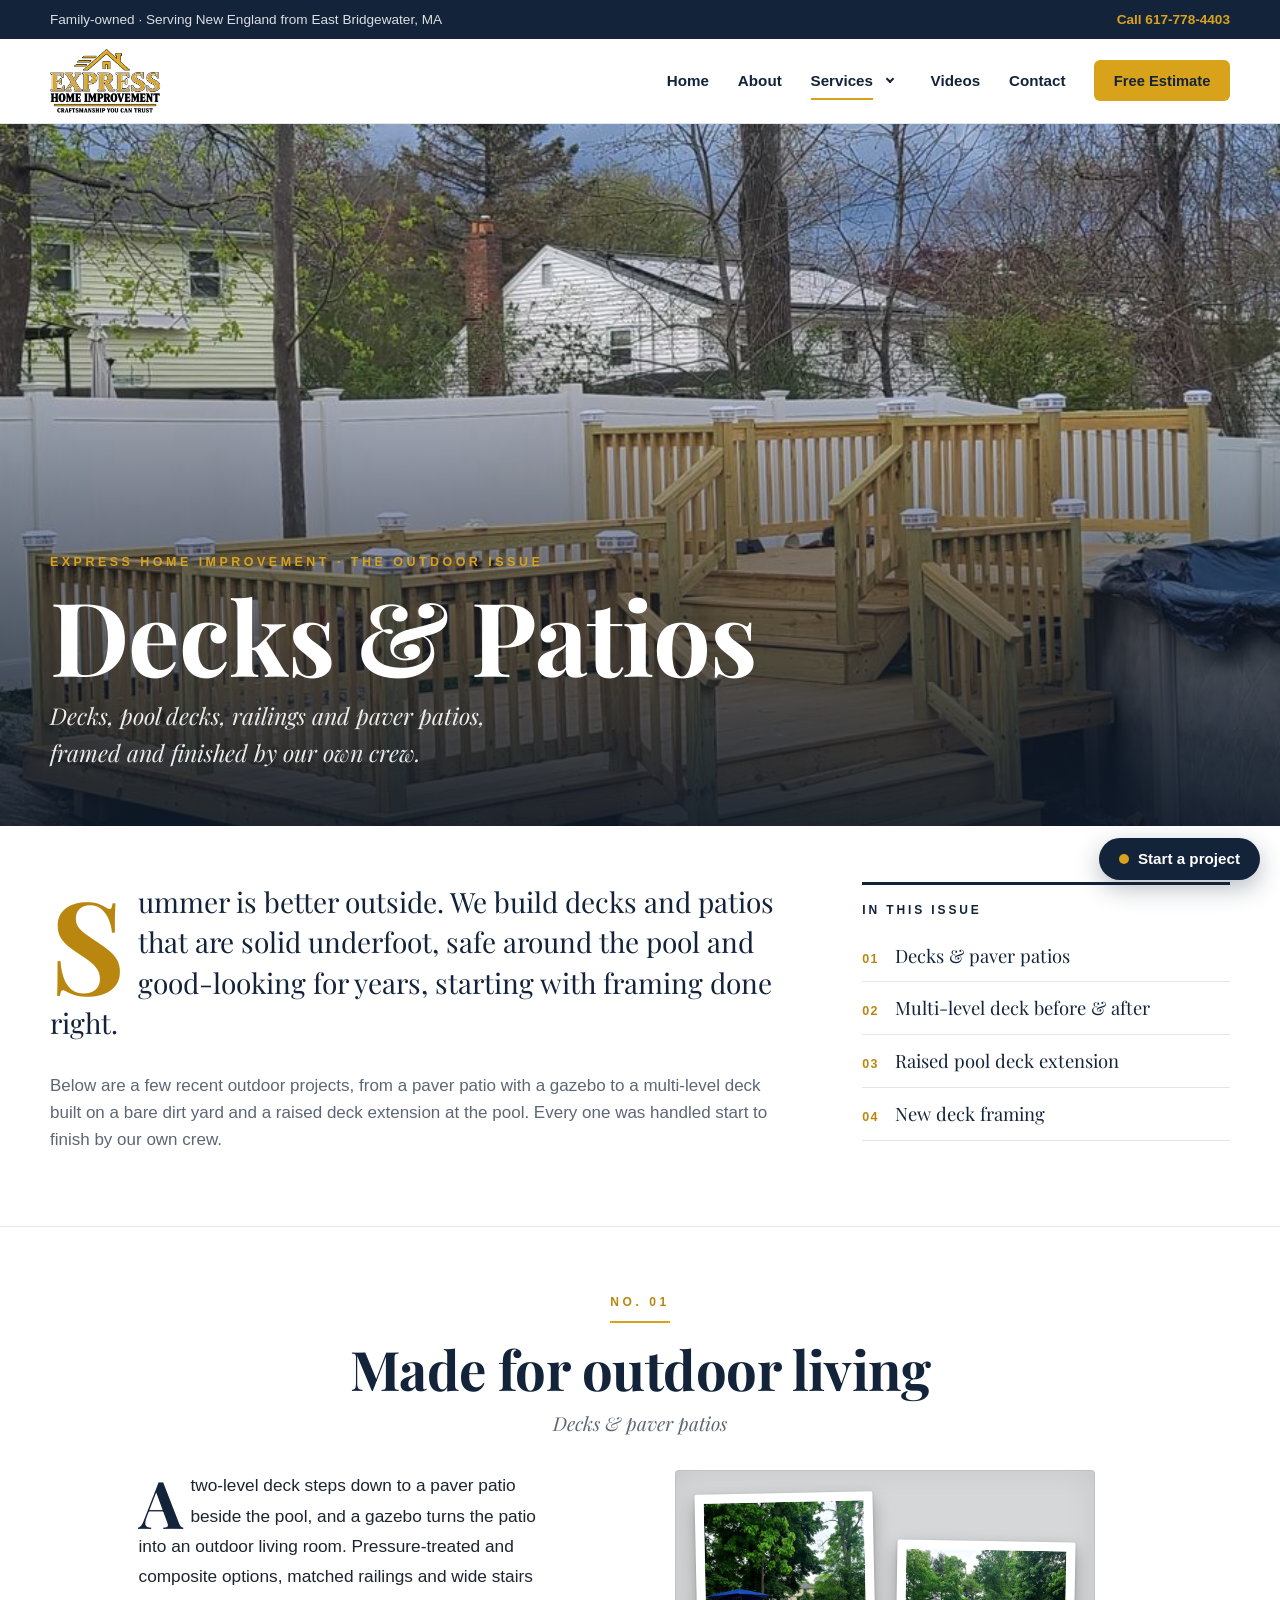
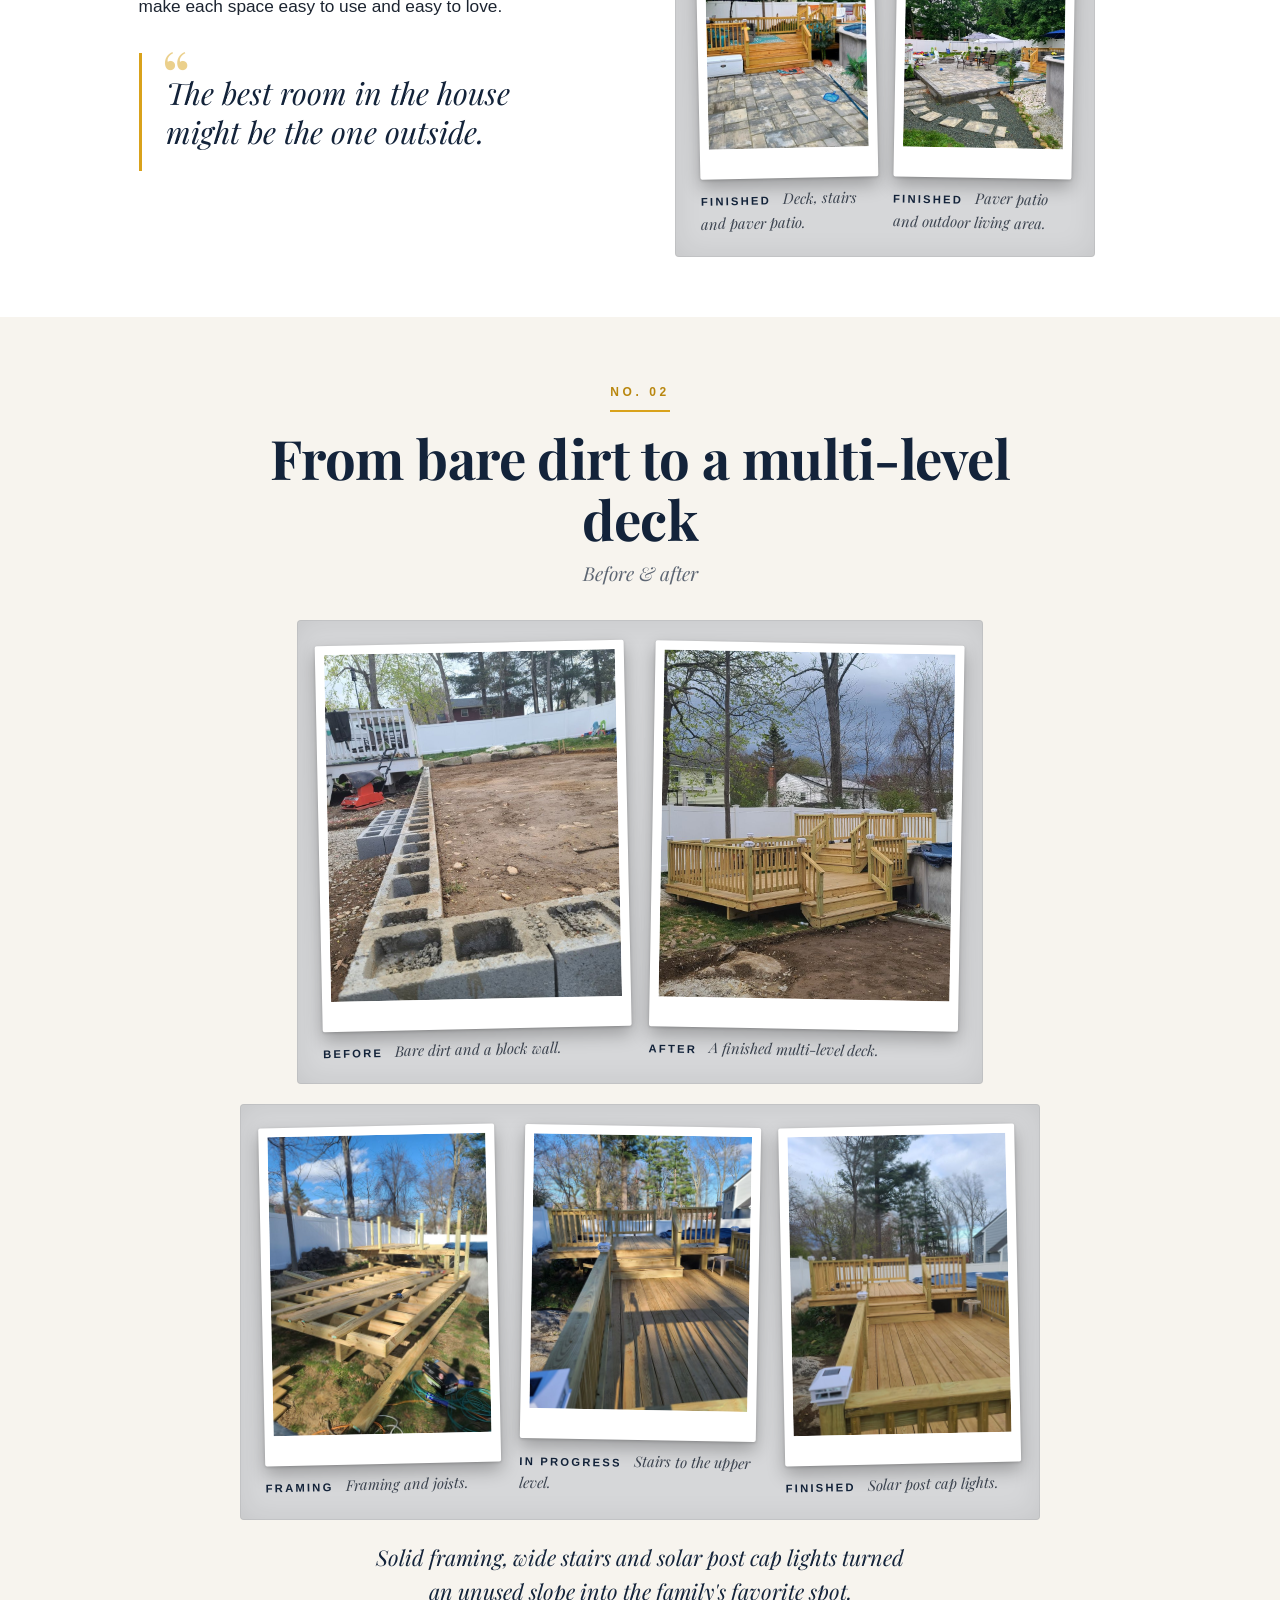
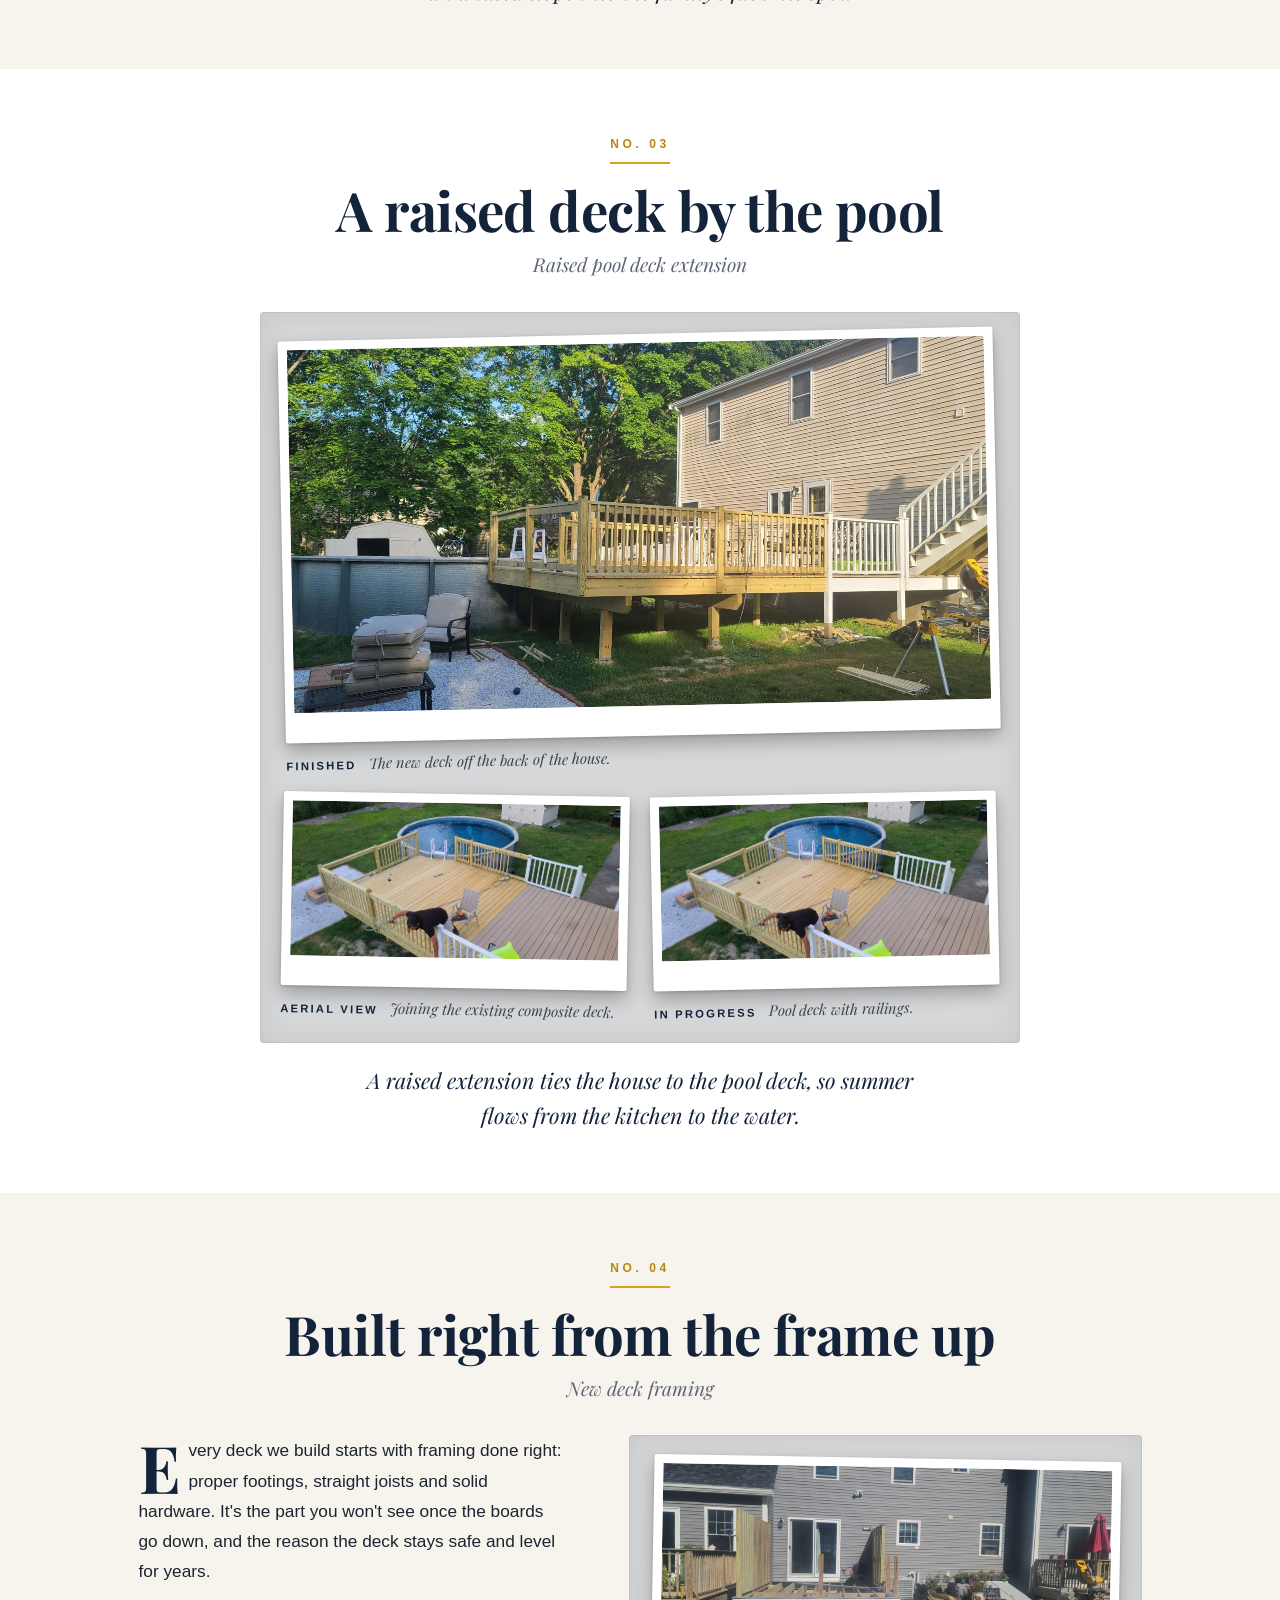
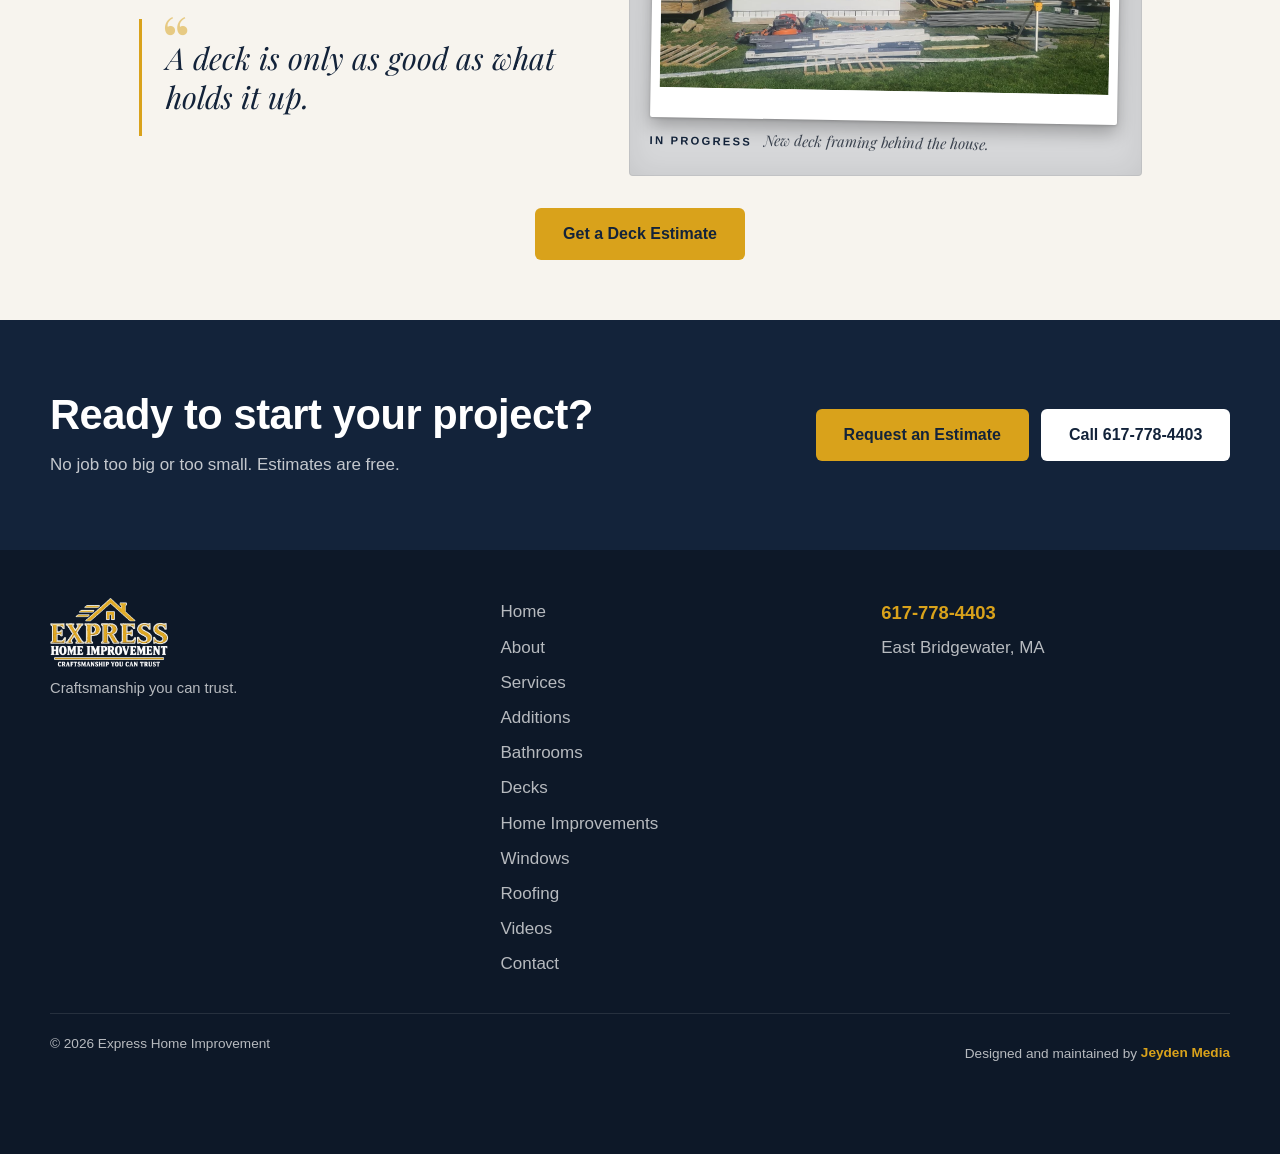
<file: decks.html>
<!DOCTYPE html>
<html lang="en">
<head>
  <meta charset="UTF-8">
  <meta name="viewport" content="width=device-width, initial-scale=1">
  <title>Deck Builder &amp; Patios in East Bridgewater, MA | Express Home Improvement</title>
  <meta name="description" content="Custom decks, pool decks, railings, stairs and paver patios built in East Bridgewater and across Massachusetts. See our before and afters. Free estimates: 617-778-4403.">
  <meta name="keywords" content="deck builder East Bridgewater MA, deck contractor Massachusetts, pool deck, composite deck, deck repair, paver patio, railings and stairs">
  <meta name="robots" content="index, follow, max-image-preview:large">
  <meta name="author" content="Express Home Improvement">
  <meta name="geo.region" content="US-MA">
  <meta name="geo.placename" content="East Bridgewater">
  <link rel="canonical" href="https://www.xphomeimprovement.com/decks.html">
  <meta property="og:site_name" content="Express Home Improvement">
  <meta property="og:locale" content="en_US">
  <meta property="og:type" content="website">
  <meta property="og:title" content="Decks &amp; Patios | Express Home Improvement">
  <meta property="og:description" content="Custom decks, pool decks, railings, stairs and paver patios built in East Bridgewater and across Massachusetts. See our before and afters. Free estimates: 617-778-4403.">
  <meta property="og:url" content="https://www.xphomeimprovement.com/decks.html">
  <meta property="og:image" content="https://www.xphomeimprovement.com/images/deck-ba-after.jpg">
  <meta property="og:image:alt" content="Finished multi-level wood deck">
  <meta name="twitter:card" content="summary_large_image">
  <meta name="twitter:title" content="Decks &amp; Patios | Express Home Improvement">
  <meta name="twitter:description" content="Custom decks, pool decks, railings, stairs and paver patios built in East Bridgewater and across Massachusetts. See our before and afters. Free estimates: 617-778-4403.">
  <meta name="twitter:image" content="https://www.xphomeimprovement.com/images/deck-ba-after.jpg">
  <meta name="theme-color" content="#13233a">
  <link rel="icon" type="image/png" href="images/favicon.png">
  <link rel="apple-touch-icon" href="images/favicon.png">
  <link rel="preconnect" href="https://fonts.googleapis.com">
  <link rel="preconnect" href="https://fonts.gstatic.com" crossorigin>
  <link rel="stylesheet" href="https://fonts.googleapis.com/css2?family=Playfair+Display:ital,wght@0,600;0,700;1,400;1,600&display=swap">
  <link rel="stylesheet" href="css/styles.css?v=20261128p">
  <script type="application/ld+json">
{
 "@context": "https://schema.org",
 "@graph": [
  {
   "@type": "HomeAndConstructionBusiness",
   "@id": "https://www.xphomeimprovement.com/#business",
   "name": "Express Home Improvement",
   "slogan": "Craftsmanship You Can Trust",
   "description": "Family-owned home improvement and remodeling contractor in East Bridgewater, MA, serving the South Shore and New England.",
   "url": "https://www.xphomeimprovement.com/",
   "logo": "https://www.xphomeimprovement.com/images/logo.png",
   "image": [
    "https://www.xphomeimprovement.com/images/hero-building.jpg",
    "https://www.xphomeimprovement.com/images/promo-crew.jpg"
   ],
   "telephone": "+1-617-778-4403",
   "email": "Expresservicescl@gmail.com",
   "address": {
    "@type": "PostalAddress",
    "addressLocality": "East Bridgewater",
    "addressRegion": "MA",
    "addressCountry": "US"
   },
   "areaServed": [
    {
     "@type": "City",
     "name": "East Bridgewater, MA"
    },
    {
     "@type": "AdministrativeArea",
     "name": "Plymouth County, MA"
    },
    {
     "@type": "State",
     "name": "Massachusetts"
    },
    {
     "@type": "Place",
     "name": "New England"
    }
   ],
   "knowsAbout": [
    "Home additions",
    "Basement remodeling",
    "Bathroom remodeling",
    "Decks and patios",
    "Home improvement",
    "Interior painting",
    "Kitchen renovations",
    "Plumbing and electrical repairs",
    "Roof installation and repair",
    "Window replacement and installation"
   ],
   "hasOfferCatalog": {
    "@type": "OfferCatalog",
    "name": "Home improvement services",
    "itemListElement": [
     {
      "@type": "Offer",
      "itemOffered": {
       "@type": "Service",
       "name": "Additions"
      }
     },
     {
      "@type": "Offer",
      "itemOffered": {
       "@type": "Service",
       "name": "Basement Remodels"
      }
     },
     {
      "@type": "Offer",
      "itemOffered": {
       "@type": "Service",
       "name": "Bathroom Remodeling"
      }
     },
     {
      "@type": "Offer",
      "itemOffered": {
       "@type": "Service",
       "name": "Decks & Patios"
      }
     },
     {
      "@type": "Offer",
      "itemOffered": {
       "@type": "Service",
       "name": "Home Improvements"
      }
     },
     {
      "@type": "Offer",
      "itemOffered": {
       "@type": "Service",
       "name": "Interior Painting"
      }
     },
     {
      "@type": "Offer",
      "itemOffered": {
       "@type": "Service",
       "name": "Kitchen Renovations"
      }
     },
     {
      "@type": "Offer",
      "itemOffered": {
       "@type": "Service",
       "name": "Repairs, Plumbing & Electrical"
      }
     },
     {
      "@type": "Offer",
      "itemOffered": {
       "@type": "Service",
       "name": "Roof Install & Repair"
      }
     },
     {
      "@type": "Offer",
      "itemOffered": {
       "@type": "Service",
       "name": "Window Replacements & Installations"
      }
     }
    ]
   }
  },
  {
   "@type": "WebSite",
   "@id": "https://www.xphomeimprovement.com/#website",
   "url": "https://www.xphomeimprovement.com/",
   "name": "Express Home Improvement",
   "publisher": {
    "@id": "https://www.xphomeimprovement.com/#business"
   }
  },
  {
   "@type": "WebPage",
   "@id": "https://www.xphomeimprovement.com/decks.html#webpage",
   "url": "https://www.xphomeimprovement.com/decks.html",
   "name": "Deck Builder & Patios in East Bridgewater, MA | Express Home Improvement",
   "description": "Custom decks, pool decks, railings, stairs and paver patios built in East Bridgewater and across Massachusetts. See our before and afters. Free estimates: 617-778-4403.",
   "isPartOf": {
    "@id": "https://www.xphomeimprovement.com/#website"
   },
   "about": {
    "@id": "https://www.xphomeimprovement.com/#business"
   },
   "primaryImageOfPage": "https://www.xphomeimprovement.com/images/deck-ba-after.jpg",
   "inLanguage": "en-US"
  },
  {
   "@type": "BreadcrumbList",
   "itemListElement": [
    {
     "@type": "ListItem",
     "position": 1,
     "name": "Home",
     "item": "https://www.xphomeimprovement.com/"
    },
    {
     "@type": "ListItem",
     "position": 2,
     "name": "Decks & Patios",
     "item": "https://www.xphomeimprovement.com/decks.html"
    }
   ]
  },
  {
   "@type": "Service",
   "serviceType": "Deck & Patio Construction",
   "name": "Deck & Patio Construction in East Bridgewater, MA",
   "provider": {
    "@id": "https://www.xphomeimprovement.com/#business"
   },
   "areaServed": [
    {
     "@type": "City",
     "name": "East Bridgewater, MA"
    },
    {
     "@type": "AdministrativeArea",
     "name": "Plymouth County, MA"
    },
    {
     "@type": "State",
     "name": "Massachusetts"
    },
    {
     "@type": "Place",
     "name": "New England"
    }
   ],
   "url": "https://www.xphomeimprovement.com/decks.html",
   "description": "Custom decks, pool decks, railings, stairs and paver patios built in East Bridgewater and across Massachusetts. See our before and afters. Free estimates: 617-778-4403."
  }
 ]
}
  </script>
</head>
<body class="page-mag">

<a class="skip" href="#main">Skip to content</a>

<div class="topbar">
  <div class="wrap topbar__inner">
    <span>Family-owned · Serving New England from East Bridgewater, MA</span>
    <a href="tel:16177784403">Call 617-778-4403</a>
  </div>
</div>

<header class="nav" id="top">
  <div class="wrap nav__inner">
    <a href="index.html" class="brand" aria-label="Express Home Improvement home">
      <img src="images/logo.png" alt="Express Home Improvement" width="800" height="455">
    </a>
    <nav class="nav__links" id="navLinks" aria-label="Main">
      <a href="index.html">Home</a>
      <a href="about.html">About</a>
      <div class="nav__drop is-current">
        <a href="index.html#services" class="nav__drop-link">Services</a>
        <button type="button" class="nav__drop-btn" aria-expanded="false" aria-controls="svcMenu" aria-label="Show service pages"></button>
        <div class="nav__sub" id="svcMenu">
          <a href="additions.html"><svg class="nav__ico" viewBox="0 0 24 24" aria-hidden="true"><path d="M3 11l9-7 9 7"/><path d="M5 10v10h14V10"/><path d="M12 12v6M9 15h6"/></svg><span>Additions</span></a>
          <a href="index.html#svc-basement"><svg class="nav__ico" viewBox="0 0 24 24" aria-hidden="true"><path d="M3 20h4v-4h4v-4h4V8h6"/><path d="M3 20h18"/></svg><span>Basement Remodels</span></a>
          <a href="bathrooms.html"><svg class="nav__ico" viewBox="0 0 24 24" aria-hidden="true"><path d="M4 12h16v3a4 4 0 0 1-4 4H8a4 4 0 0 1-4-4z"/><path d="M6 12V6a2 2 0 0 1 4 0"/><path d="M7 19l-1 2M17 19l1 2"/></svg><span>Bathroom Remodeling</span></a>
          <a href="decks.html" aria-current="page"><svg class="nav__ico" viewBox="0 0 24 24" aria-hidden="true"><path d="M3 9h18M3 13h18M3 17h18"/><path d="M6 9v10M18 9v10"/><path d="M12 5v4"/></svg><span>Decks &amp; Patios</span></a>
          <a href="home-improvements.html"><svg class="nav__ico" viewBox="0 0 24 24" aria-hidden="true"><path d="M14 6l4 4"/><path d="M12 8l4-4 4 4-4 4"/><path d="M13 11l-9 9-1-1 9-9"/></svg><span>Home Improvements</span></a>
          <a href="index.html#svc-painting"><svg class="nav__ico" viewBox="0 0 24 24" aria-hidden="true"><rect x="4" y="3" width="14" height="6" rx="1"/><path d="M18 6h2v5h-8v3"/><rect x="10" y="14" width="4" height="7" rx="1"/></svg><span>Interior Painting</span></a>
          <a href="index.html#svc-kitchen"><svg class="nav__ico" viewBox="0 0 24 24" aria-hidden="true"><rect x="4" y="3" width="16" height="18" rx="2"/><path d="M4 10h16"/><circle cx="9" cy="6.5" r="1"/><circle cx="15" cy="6.5" r="1"/><path d="M8 14h8"/></svg><span>Kitchen Renovations</span></a>
          <a href="index.html#svc-repairs"><svg class="nav__ico" viewBox="0 0 24 24" aria-hidden="true"><path d="M14.7 6.3a4 4 0 0 0-5.4 5.4L3 18l3 3 6.3-6.3a4 4 0 0 0 5.4-5.4l-2.5 2.5-2.4-.6-.6-2.4z"/></svg><span>Repairs, Plumbing &amp; Electrical</span></a>
          <a href="roofing.html"><svg class="nav__ico" viewBox="0 0 24 24" aria-hidden="true"><path d="M2 12l10-8 10 8"/><path d="M5 10v10h14V10"/><path d="M10 20v-5h4v5"/></svg><span>Roof Install &amp; Repair</span></a>
          <a href="windows.html"><svg class="nav__ico" viewBox="0 0 24 24" aria-hidden="true"><rect x="5" y="3" width="14" height="18" rx="1"/><path d="M12 3v18M5 12h14"/></svg><span>Window Replacements &amp; Installations</span></a>
        </div>
      </div>
      <a href="videos.html">Videos</a>
      <a href="index.html#contact">Contact</a>
      <a href="index.html#contact" class="btn btn--primary btn--sm">Free Estimate</a>
    </nav>
    <button class="nav__toggle" id="navToggle" aria-label="Open menu" aria-expanded="false" aria-controls="navLinks">
      <span></span><span></span><span></span>
    </button>
  </div>
</header>

<main id="main">

  <!-- MAGAZINE COVER -->
  <section class="mag-cover">
    <img src="images/deck-ba-after.jpg" alt="Finished multi-level wood deck with stairs and railings" class="mag-cover__img">
    <div class="wrap mag-cover__text">
      <p class="mag-kicker">Express Home Improvement &middot; The Outdoor Issue</p>
      <h1>Decks &amp; Patios</h1>
      <p class="mag-dek">Decks, pool decks, railings and paver patios, framed and finished by our own crew.</p>
    </div>
  </section>

  <!-- INTRO + CONTENTS -->
  <section class="mag-intro">
    <div class="wrap mag-intro__grid">
      <div class="mag-intro__text">
        <p class="mag-lede">Summer is better outside. We build decks and patios that are solid underfoot, safe around the pool and good-looking for years, starting with framing done right.</p>
        <p>Below are a few recent outdoor projects, from a paver patio with a gazebo to a multi-level deck built on a bare dirt yard and a raised deck extension at the pool. Every one was handled start to finish by our own crew.</p>
      </div>
      <nav class="mag-toc" aria-label="Projects on this page">
        <p class="mag-toc__title">In this issue</p>
        <a href="#story-outdoor"><span>01</span>Decks &amp; paver patios</a>
        <a href="#story-multilevel"><span>02</span>Multi-level deck before &amp; after</a>
        <a href="#story-pool"><span>03</span>Raised pool deck extension</a>
        <a href="#story-framing"><span>04</span>New deck framing</a>
      </nav>
    </div>
  </section>

  <article class="mag-story" id="story-outdoor">
    <div class="wrap">
      <header class="mag-story__head"><span class="mag-num">No. 01</span><h2>Made for outdoor living</h2><p class="mag-dek">Decks &amp; paver patios</p></header>
      <div class="mag-split">
        <div class="mag-split__text">
          <p class="mag-drop">A two-level deck steps down to a paver patio beside the pool, and a gazebo turns the patio into an outdoor living room. Pressure-treated and composite options, matched railings and wide stairs make each space easy to use and easy to love.</p>
          <blockquote class="mag-quote">The best room in the house might be the one outside.</blockquote>
        </div>
        <div class="mag-grid mag-grid--pair">
          <figure class="mag__fig"><button class="gallery__item"><img src="images/project-3.jpg" alt="Two-level deck with stairs beside a paver patio and pool" loading="lazy"></button><figcaption><b>Finished</b> Deck, stairs and paver patio.</figcaption></figure>
          <figure class="mag__fig"><button class="gallery__item"><img src="images/service-deck.jpg" alt="Paver patio with gazebo and outdoor seating" loading="lazy"></button><figcaption><b>Finished</b> Paver patio and outdoor living area.</figcaption></figure>
        </div>
      </div>
    </div>
  </article>

  <article class="mag-story mag-story--tint" id="story-multilevel">
    <div class="wrap">
      <header class="mag-story__head"><span class="mag-num">No. 02</span><h2>From bare dirt to a multi-level deck</h2><p class="mag-dek">Before &amp; after</p></header>
      <div class="mag__ba">
        <figure class="mag__fig"><button class="gallery__item"><img src="images/deck-ba-before.jpg" alt="Before: bare dirt yard with a concrete block wall" loading="lazy"></button><figcaption><b>Before</b> Bare dirt and a block wall.</figcaption></figure>
        <figure class="mag__fig"><button class="gallery__item"><img src="images/deck-ba-after.jpg" alt="After: finished multi-level wood deck with stairs and railings" loading="lazy"></button><figcaption><b>After</b> A finished multi-level deck.</figcaption></figure>
      </div>
      <div class="mag__ba mag__ba--three mag__ba--steps">
        <figure class="mag__fig"><button class="gallery__item"><img src="images/deck-ba-framing.jpg" alt="Deck framing and joists in progress" loading="lazy"></button><figcaption><b>Framing</b> Framing and joists.</figcaption></figure>
        <figure class="mag__fig"><button class="gallery__item"><img src="images/deck-ba-after-2.jpg" alt="Deck stairs leading to upper level, in progress" loading="lazy"></button><figcaption><b>In progress</b> Stairs to the upper level.</figcaption></figure>
        <figure class="mag__fig"><button class="gallery__item"><img src="images/deck-ba-after-3.jpg" alt="Finished deck with solar post cap lights" loading="lazy"></button><figcaption><b>Finished</b> Solar post cap lights.</figcaption></figure>
      </div>
      <p class="mag-caption-lg">Solid framing, wide stairs and solar post cap lights turned an unused slope into the family's favorite spot.</p>
    </div>
  </article>

  <article class="mag-story" id="story-pool">
    <div class="wrap">
      <header class="mag-story__head"><span class="mag-num">No. 03</span><h2>A raised deck by the pool</h2><p class="mag-dek">Raised pool deck extension</p></header>
      <div class="mag__ba mag__ba--wide">
        <figure class="mag__fig"><button class="gallery__item"><img src="images/deck-pool-1.jpg" alt="Raised wood deck off the back of the house beside an above-ground pool" loading="lazy"></button><figcaption><b>Finished</b> The new deck off the back of the house.</figcaption></figure>
        <figure class="mag__fig"><button class="gallery__item"><img src="images/deck-pool-2.jpg" alt="Aerial view of the new deck joining the existing composite deck at the pool, crew member at work" loading="lazy"></button><figcaption><b>Aerial view</b> Joining the existing composite deck.</figcaption></figure>
        <figure class="mag__fig"><button class="gallery__item"><img src="images/project-5-hero.jpg" alt="Wraparound deck around an above-ground pool, in progress" loading="lazy"></button><figcaption><b>In progress</b> Pool deck with railings.</figcaption></figure>
      </div>
      <p class="mag-caption-lg">A raised extension ties the house to the pool deck, so summer flows from the kitchen to the water.</p>
    </div>
  </article>

  <article class="mag-story mag-story--tint" id="story-framing">
    <div class="wrap">
      <header class="mag-story__head"><span class="mag-num">No. 04</span><h2>Built right from the frame up</h2><p class="mag-dek">New deck framing</p></header>
      <div class="mag-split">
        <div class="mag-split__text">
          <p class="mag-drop">Every deck we build starts with framing done right: proper footings, straight joists and solid hardware. It's the part you won't see once the boards go down, and the reason the deck stays safe and level for years.</p>
          <blockquote class="mag-quote">A deck is only as good as what holds it up.</blockquote>
        </div>
        <div class="mag__fig--solo">
          <figure class="mag__fig"><button class="gallery__item"><img src="images/service-repairs.jpg" alt="New deck framing behind a house" loading="lazy"></button><figcaption><b>In progress</b> New deck framing behind the house.</figcaption></figure>
        </div>
      </div>
      <div class="bath__cta"><a href="index.html?service=deck#contact" class="btn btn--primary">Get a Deck Estimate</a></div>
    </div>
  </article>

  <!-- CTA -->
  <section class="cta">
    <div class="wrap cta__inner">
      <div>
        <h2>Ready to start your project?</h2>
        <p>No job too big or too small. Estimates are free.</p>
      </div>
      <div class="cta__btns">
        <a href="index.html#contact" class="btn btn--primary">Request an Estimate</a>
        <a href="tel:16177784403" class="btn btn--white">Call 617-778-4403</a>
      </div>
    </div>
  </section>

</main>

<footer class="footer">
  <div class="wrap footer__inner">
    <div class="footer__brand">
      <img src="images/logo-light.png" alt="Express Home Improvement" width="800" height="455" loading="lazy">
      <p>Craftsmanship you can trust.</p>
    </div>
    <nav aria-label="Footer">
      <a href="index.html">Home</a>
      <a href="about.html">About</a>
      <a href="index.html#services">Services</a>
      <a href="additions.html">Additions</a>
      <a href="bathrooms.html">Bathrooms</a>
      <a href="decks.html">Decks</a>
      <a href="home-improvements.html">Home Improvements</a>
      <a href="windows.html">Windows</a>
      <a href="roofing.html">Roofing</a>
      <a href="videos.html">Videos</a>
      <a href="index.html#contact">Contact</a>
    </nav>
    <div class="footer__contact">
      <a href="tel:16177784403">617-778-4403</a>
      <span>East Bridgewater, MA</span>
    </div>
  </div>
  <div class="wrap footer__copy"><span>© <span id="year">2026</span> Express Home Improvement</span><span class="footer__credit">Designed and maintained by <a href="https://jeydenmedia.com" target="_blank" rel="noopener">Jeyden Media</a></span></div>
</footer>

<div class="callbar">
  <a href="tel:16177784403" class="btn btn--white">Call Now</a>
  <a href="index.html#contact" class="btn btn--primary">Free Estimate</a>
</div>

<div class="lightbox" id="lightbox" hidden role="dialog" aria-modal="true" aria-label="Project photo">
  <button class="lightbox__close" aria-label="Close">×</button>
  <button class="lightbox__nav lightbox__prev" aria-label="Previous photo">‹</button>
  <img alt="">
  <button class="lightbox__nav lightbox__next" aria-label="Next photo">›</button>
</div>

<script src="js/main.js?v=20261128p"></script>
<script src="js/intake.js?v=20261128p"></script>
</body>
</html>
</file>
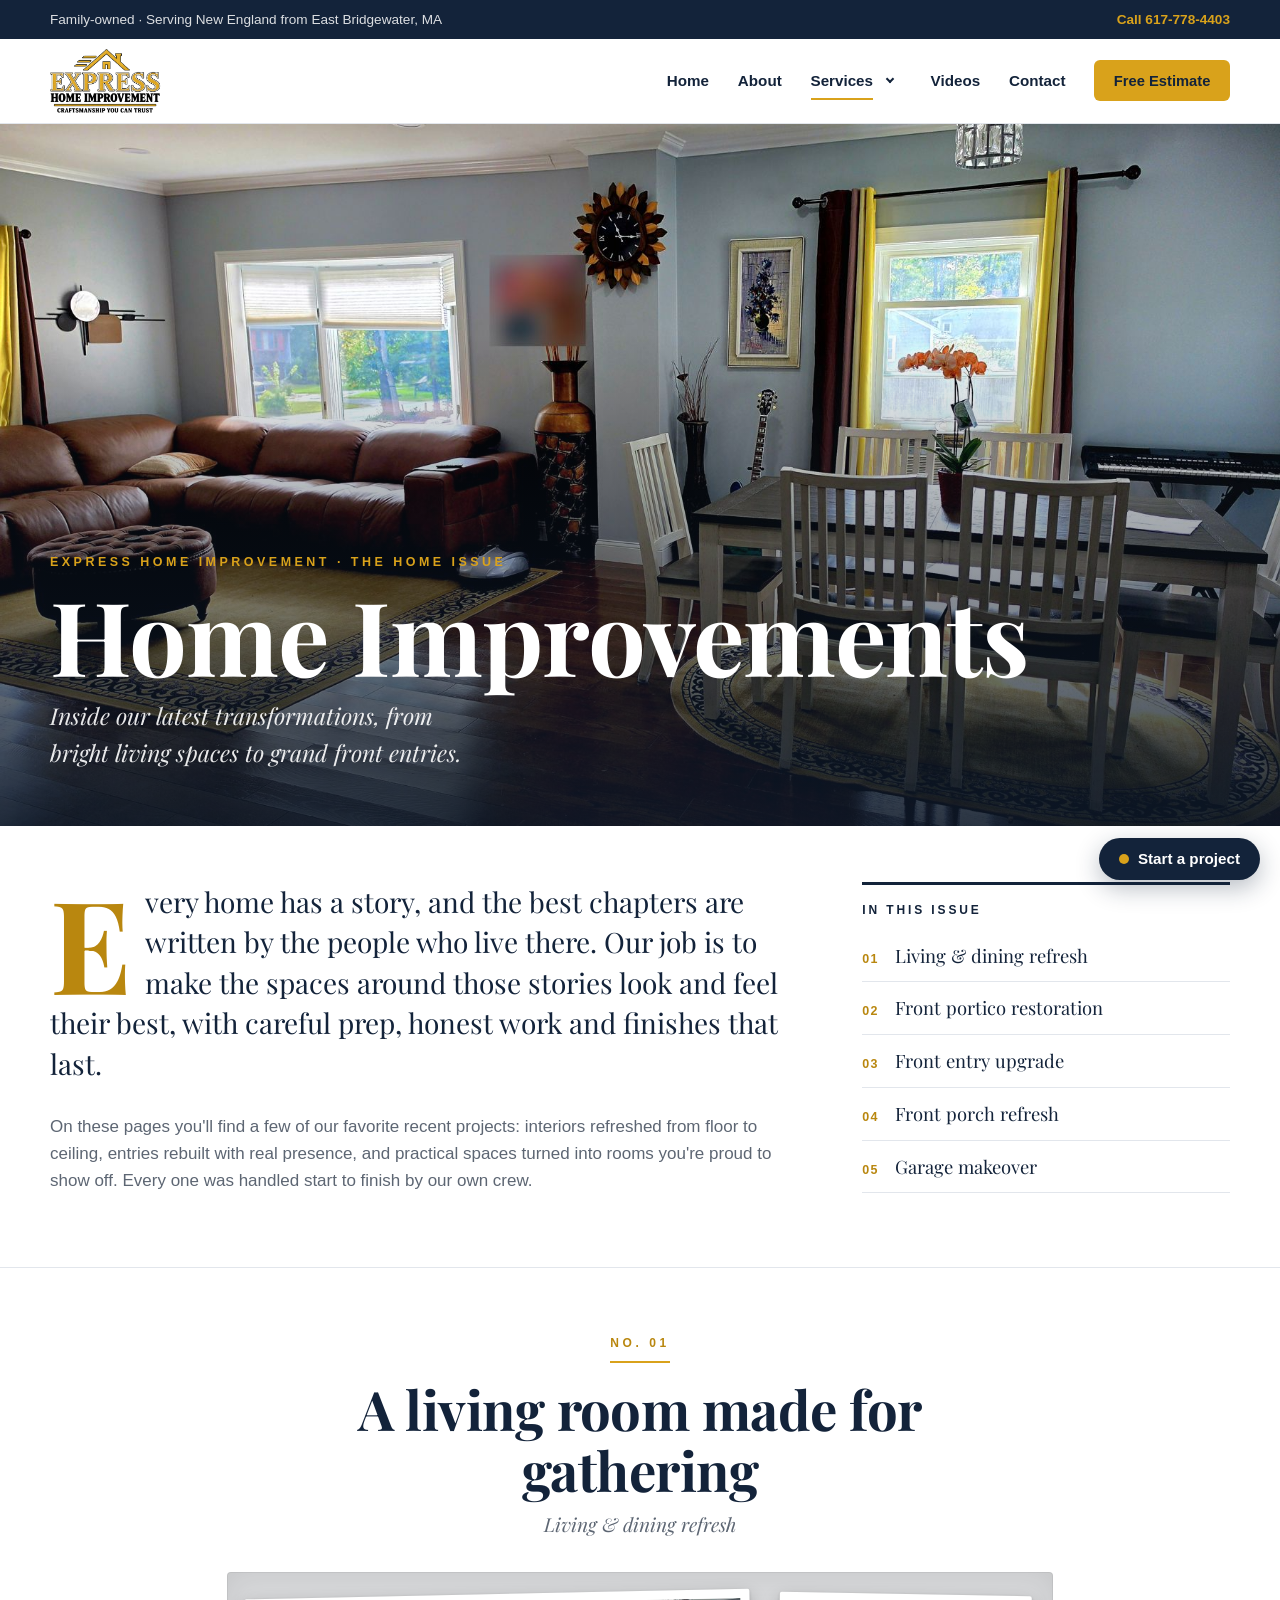
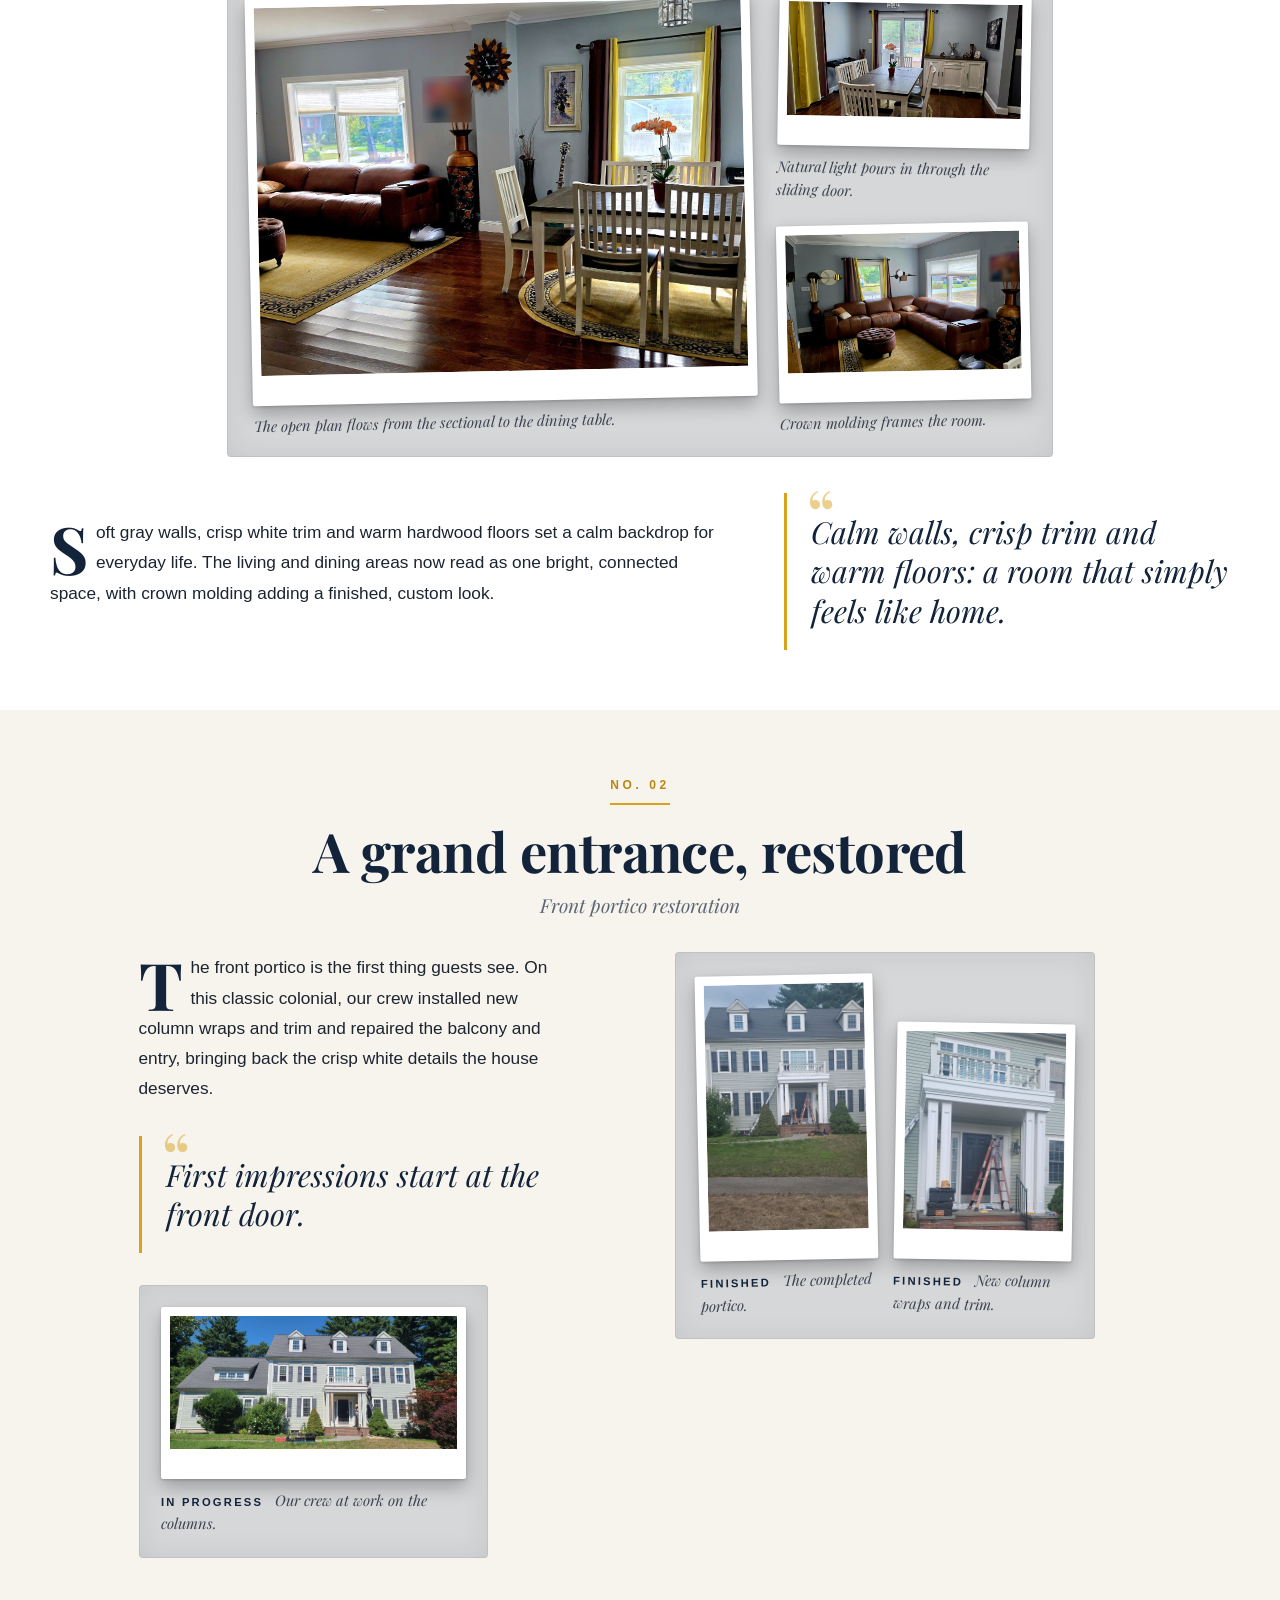
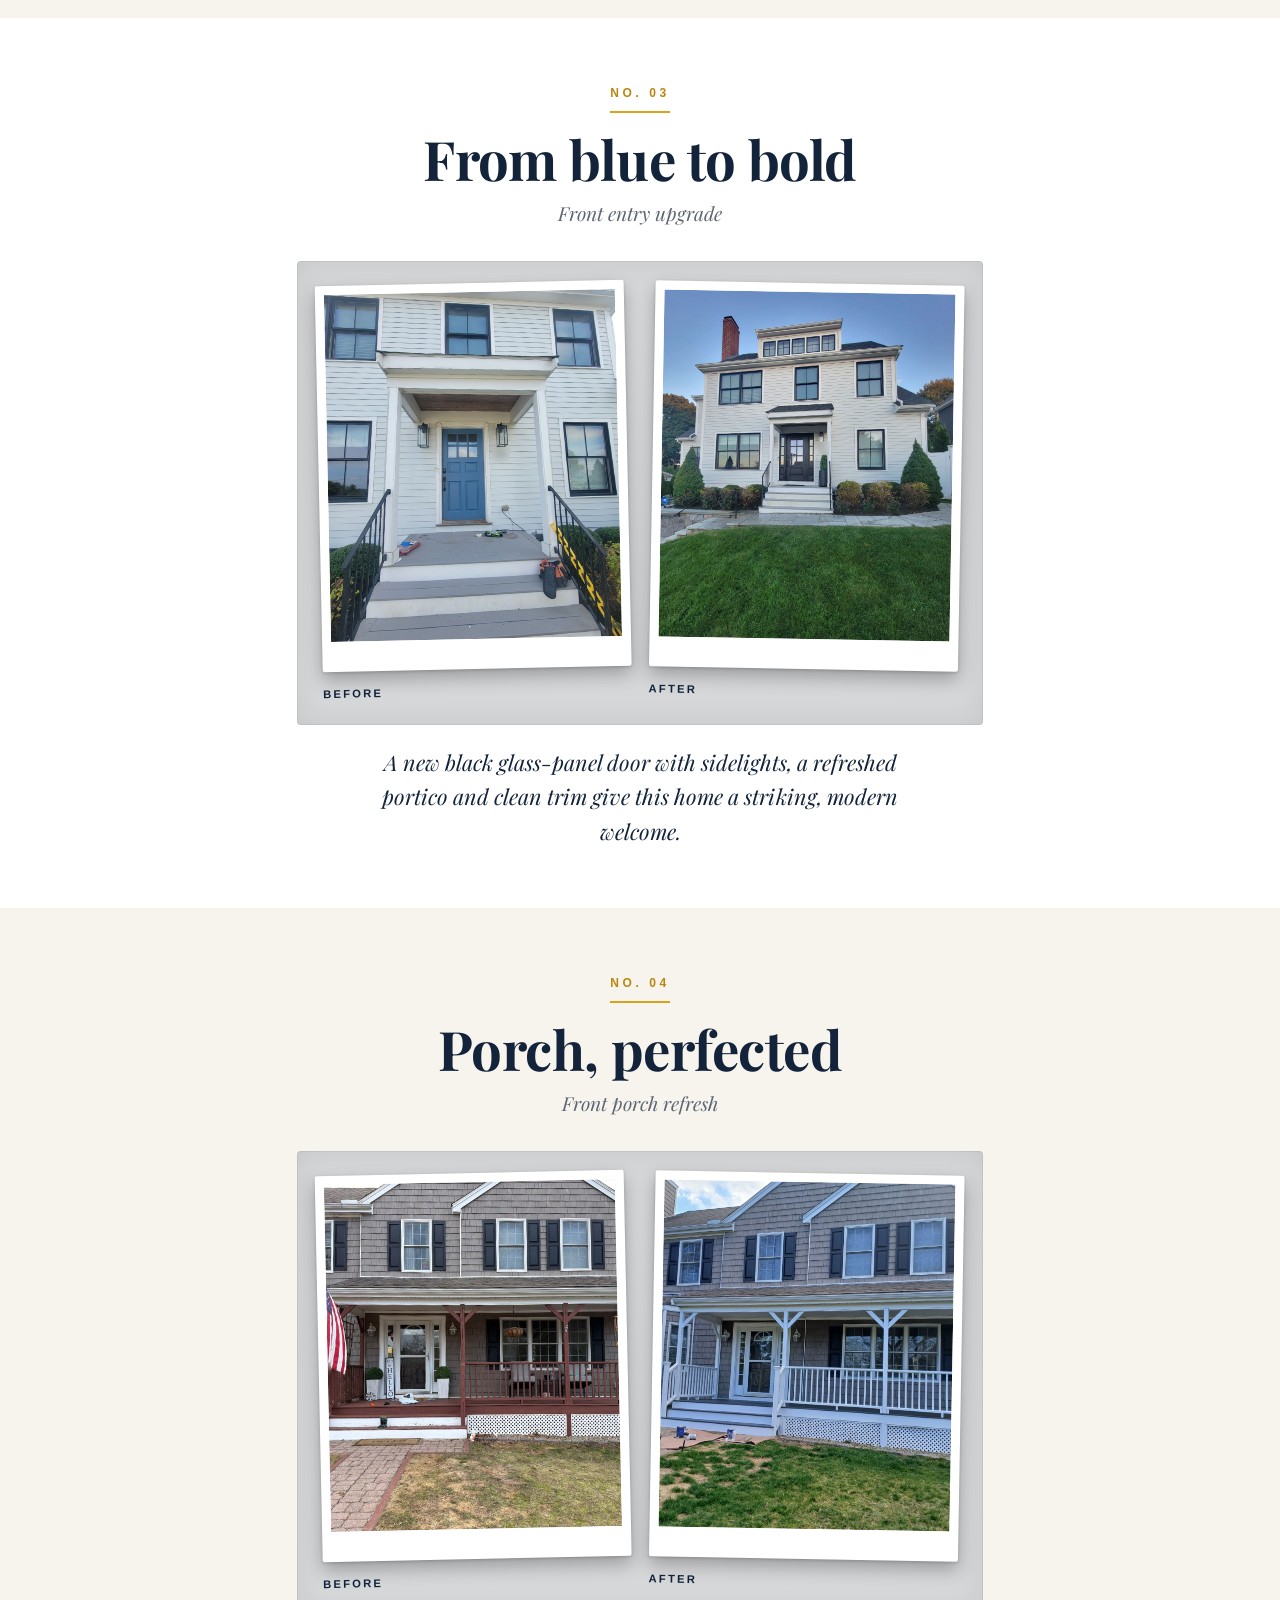
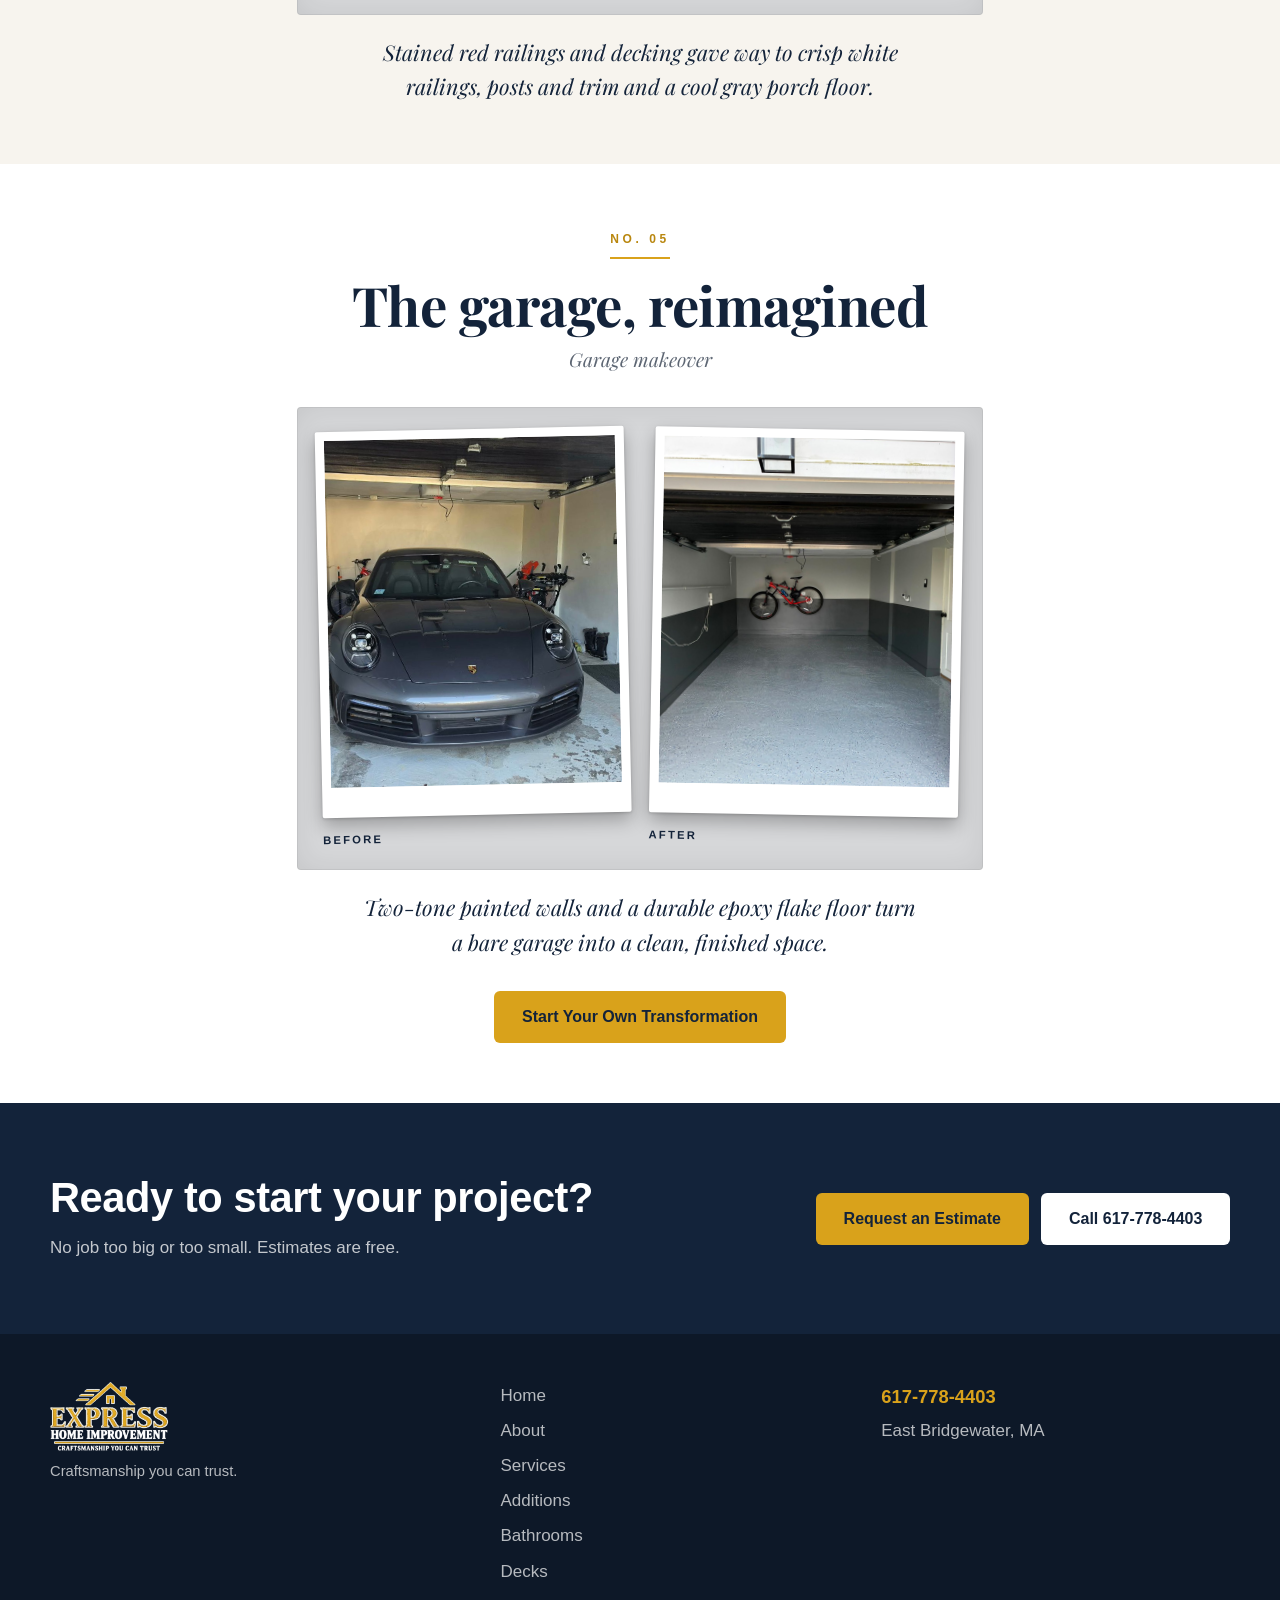
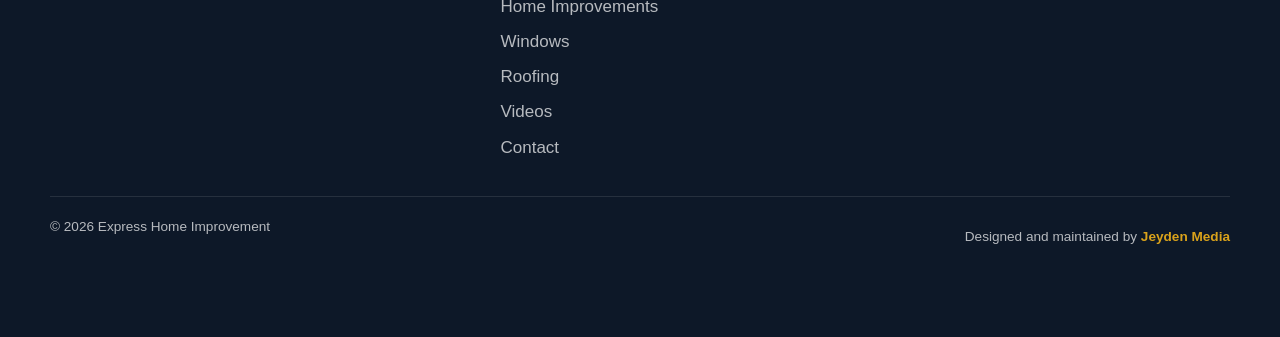
<file: home-improvements.html>
<!DOCTYPE html>
<html lang="en">
<head>
  <meta charset="UTF-8">
  <meta name="viewport" content="width=device-width, initial-scale=1">
  <title>Home Improvements: Porches, Entries &amp; Interiors | Express Home Improvement</title>
  <meta name="description" content="Before and after home improvements in Massachusetts: front porticos, porches, entry doors, garages and living rooms, finished by our own crew. Free estimates: 617-778-4403.">
  <meta name="keywords" content="home improvement contractor Massachusetts, porch repair, portico columns, front door replacement, garage makeover, epoxy garage floor, interior renovation, East Bridgewater MA">
  <meta name="robots" content="index, follow, max-image-preview:large">
  <meta name="author" content="Express Home Improvement">
  <meta name="geo.region" content="US-MA">
  <meta name="geo.placename" content="East Bridgewater">
  <link rel="canonical" href="https://www.xphomeimprovement.com/home-improvements.html">
  <meta property="og:site_name" content="Express Home Improvement">
  <meta property="og:locale" content="en_US">
  <meta property="og:type" content="website">
  <meta property="og:title" content="Home Improvements | Express Home Improvement">
  <meta property="og:description" content="Before and after home improvements in Massachusetts: front porticos, porches, entry doors, garages and living rooms, finished by our own crew. Free estimates: 617-778-4403.">
  <meta property="og:url" content="https://www.xphomeimprovement.com/home-improvements.html">
  <meta property="og:image" content="https://www.xphomeimprovement.com/images/hi-living-1.jpg">
  <meta property="og:image:alt" content="Finished living and dining room">
  <meta name="twitter:card" content="summary_large_image">
  <meta name="twitter:title" content="Home Improvements | Express Home Improvement">
  <meta name="twitter:description" content="Before and after home improvements in Massachusetts: front porticos, porches, entry doors, garages and living rooms, finished by our own crew. Free estimates: 617-778-4403.">
  <meta name="twitter:image" content="https://www.xphomeimprovement.com/images/hi-living-1.jpg">
  <meta name="theme-color" content="#13233a">
  <link rel="icon" type="image/png" href="images/favicon.png">
  <link rel="apple-touch-icon" href="images/favicon.png">
  <link rel="preconnect" href="https://fonts.googleapis.com">
  <link rel="preconnect" href="https://fonts.gstatic.com" crossorigin>
  <link rel="stylesheet" href="https://fonts.googleapis.com/css2?family=Playfair+Display:ital,wght@0,600;0,700;1,400;1,600&display=swap">
  <link rel="stylesheet" href="css/styles.css?v=20261128p">
  <script type="application/ld+json">
{
 "@context": "https://schema.org",
 "@graph": [
  {
   "@type": "HomeAndConstructionBusiness",
   "@id": "https://www.xphomeimprovement.com/#business",
   "name": "Express Home Improvement",
   "slogan": "Craftsmanship You Can Trust",
   "description": "Family-owned home improvement and remodeling contractor in East Bridgewater, MA, serving the South Shore and New England.",
   "url": "https://www.xphomeimprovement.com/",
   "logo": "https://www.xphomeimprovement.com/images/logo.png",
   "image": [
    "https://www.xphomeimprovement.com/images/hero-building.jpg",
    "https://www.xphomeimprovement.com/images/promo-crew.jpg"
   ],
   "telephone": "+1-617-778-4403",
   "email": "Expresservicescl@gmail.com",
   "address": {
    "@type": "PostalAddress",
    "addressLocality": "East Bridgewater",
    "addressRegion": "MA",
    "addressCountry": "US"
   },
   "areaServed": [
    {
     "@type": "City",
     "name": "East Bridgewater, MA"
    },
    {
     "@type": "AdministrativeArea",
     "name": "Plymouth County, MA"
    },
    {
     "@type": "State",
     "name": "Massachusetts"
    },
    {
     "@type": "Place",
     "name": "New England"
    }
   ],
   "knowsAbout": [
    "Home additions",
    "Basement remodeling",
    "Bathroom remodeling",
    "Decks and patios",
    "Home improvement",
    "Interior painting",
    "Kitchen renovations",
    "Plumbing and electrical repairs",
    "Roof installation and repair",
    "Window replacement and installation"
   ],
   "hasOfferCatalog": {
    "@type": "OfferCatalog",
    "name": "Home improvement services",
    "itemListElement": [
     {
      "@type": "Offer",
      "itemOffered": {
       "@type": "Service",
       "name": "Additions"
      }
     },
     {
      "@type": "Offer",
      "itemOffered": {
       "@type": "Service",
       "name": "Basement Remodels"
      }
     },
     {
      "@type": "Offer",
      "itemOffered": {
       "@type": "Service",
       "name": "Bathroom Remodeling"
      }
     },
     {
      "@type": "Offer",
      "itemOffered": {
       "@type": "Service",
       "name": "Decks & Patios"
      }
     },
     {
      "@type": "Offer",
      "itemOffered": {
       "@type": "Service",
       "name": "Home Improvements"
      }
     },
     {
      "@type": "Offer",
      "itemOffered": {
       "@type": "Service",
       "name": "Interior Painting"
      }
     },
     {
      "@type": "Offer",
      "itemOffered": {
       "@type": "Service",
       "name": "Kitchen Renovations"
      }
     },
     {
      "@type": "Offer",
      "itemOffered": {
       "@type": "Service",
       "name": "Repairs, Plumbing & Electrical"
      }
     },
     {
      "@type": "Offer",
      "itemOffered": {
       "@type": "Service",
       "name": "Roof Install & Repair"
      }
     },
     {
      "@type": "Offer",
      "itemOffered": {
       "@type": "Service",
       "name": "Window Replacements & Installations"
      }
     }
    ]
   }
  },
  {
   "@type": "WebSite",
   "@id": "https://www.xphomeimprovement.com/#website",
   "url": "https://www.xphomeimprovement.com/",
   "name": "Express Home Improvement",
   "publisher": {
    "@id": "https://www.xphomeimprovement.com/#business"
   }
  },
  {
   "@type": "WebPage",
   "@id": "https://www.xphomeimprovement.com/home-improvements.html#webpage",
   "url": "https://www.xphomeimprovement.com/home-improvements.html",
   "name": "Home Improvements: Porches, Entries & Interiors | Express Home Improvement",
   "description": "Before and after home improvements in Massachusetts: front porticos, porches, entry doors, garages and living rooms, finished by our own crew. Free estimates: 617-778-4403.",
   "isPartOf": {
    "@id": "https://www.xphomeimprovement.com/#website"
   },
   "about": {
    "@id": "https://www.xphomeimprovement.com/#business"
   },
   "primaryImageOfPage": "https://www.xphomeimprovement.com/images/hi-living-1.jpg",
   "inLanguage": "en-US"
  },
  {
   "@type": "BreadcrumbList",
   "itemListElement": [
    {
     "@type": "ListItem",
     "position": 1,
     "name": "Home",
     "item": "https://www.xphomeimprovement.com/"
    },
    {
     "@type": "ListItem",
     "position": 2,
     "name": "Home Improvements",
     "item": "https://www.xphomeimprovement.com/home-improvements.html"
    }
   ]
  },
  {
   "@type": "Service",
   "serviceType": "Home Improvement",
   "name": "Home Improvement in East Bridgewater, MA",
   "provider": {
    "@id": "https://www.xphomeimprovement.com/#business"
   },
   "areaServed": [
    {
     "@type": "City",
     "name": "East Bridgewater, MA"
    },
    {
     "@type": "AdministrativeArea",
     "name": "Plymouth County, MA"
    },
    {
     "@type": "State",
     "name": "Massachusetts"
    },
    {
     "@type": "Place",
     "name": "New England"
    }
   ],
   "url": "https://www.xphomeimprovement.com/home-improvements.html",
   "description": "Before and after home improvements in Massachusetts: front porticos, porches, entry doors, garages and living rooms, finished by our own crew. Free estimates: 617-778-4403."
  }
 ]
}
  </script>
</head>
<body class="page-mag">

<a class="skip" href="#main">Skip to content</a>

<div class="topbar">
  <div class="wrap topbar__inner">
    <span>Family-owned · Serving New England from East Bridgewater, MA</span>
    <a href="tel:16177784403">Call 617-778-4403</a>
  </div>
</div>

<header class="nav" id="top">
  <div class="wrap nav__inner">
    <a href="index.html" class="brand" aria-label="Express Home Improvement home">
      <img src="images/logo.png" alt="Express Home Improvement" width="800" height="455">
    </a>
    <nav class="nav__links" id="navLinks" aria-label="Main">
      <a href="index.html">Home</a>
      <a href="about.html">About</a>
      <div class="nav__drop is-current">
        <a href="index.html#services" class="nav__drop-link">Services</a>
        <button type="button" class="nav__drop-btn" aria-expanded="false" aria-controls="svcMenu" aria-label="Show service pages"></button>
        <div class="nav__sub" id="svcMenu">
          <a href="additions.html"><svg class="nav__ico" viewBox="0 0 24 24" aria-hidden="true"><path d="M3 11l9-7 9 7"/><path d="M5 10v10h14V10"/><path d="M12 12v6M9 15h6"/></svg><span>Additions</span></a>
          <a href="index.html#svc-basement"><svg class="nav__ico" viewBox="0 0 24 24" aria-hidden="true"><path d="M3 20h4v-4h4v-4h4V8h6"/><path d="M3 20h18"/></svg><span>Basement Remodels</span></a>
          <a href="bathrooms.html"><svg class="nav__ico" viewBox="0 0 24 24" aria-hidden="true"><path d="M4 12h16v3a4 4 0 0 1-4 4H8a4 4 0 0 1-4-4z"/><path d="M6 12V6a2 2 0 0 1 4 0"/><path d="M7 19l-1 2M17 19l1 2"/></svg><span>Bathroom Remodeling</span></a>
          <a href="decks.html"><svg class="nav__ico" viewBox="0 0 24 24" aria-hidden="true"><path d="M3 9h18M3 13h18M3 17h18"/><path d="M6 9v10M18 9v10"/><path d="M12 5v4"/></svg><span>Decks &amp; Patios</span></a>
          <a href="home-improvements.html" aria-current="page"><svg class="nav__ico" viewBox="0 0 24 24" aria-hidden="true"><path d="M14 6l4 4"/><path d="M12 8l4-4 4 4-4 4"/><path d="M13 11l-9 9-1-1 9-9"/></svg><span>Home Improvements</span></a>
          <a href="index.html#svc-painting"><svg class="nav__ico" viewBox="0 0 24 24" aria-hidden="true"><rect x="4" y="3" width="14" height="6" rx="1"/><path d="M18 6h2v5h-8v3"/><rect x="10" y="14" width="4" height="7" rx="1"/></svg><span>Interior Painting</span></a>
          <a href="index.html#svc-kitchen"><svg class="nav__ico" viewBox="0 0 24 24" aria-hidden="true"><rect x="4" y="3" width="16" height="18" rx="2"/><path d="M4 10h16"/><circle cx="9" cy="6.5" r="1"/><circle cx="15" cy="6.5" r="1"/><path d="M8 14h8"/></svg><span>Kitchen Renovations</span></a>
          <a href="index.html#svc-repairs"><svg class="nav__ico" viewBox="0 0 24 24" aria-hidden="true"><path d="M14.7 6.3a4 4 0 0 0-5.4 5.4L3 18l3 3 6.3-6.3a4 4 0 0 0 5.4-5.4l-2.5 2.5-2.4-.6-.6-2.4z"/></svg><span>Repairs, Plumbing &amp; Electrical</span></a>
          <a href="roofing.html"><svg class="nav__ico" viewBox="0 0 24 24" aria-hidden="true"><path d="M2 12l10-8 10 8"/><path d="M5 10v10h14V10"/><path d="M10 20v-5h4v5"/></svg><span>Roof Install &amp; Repair</span></a>
          <a href="windows.html"><svg class="nav__ico" viewBox="0 0 24 24" aria-hidden="true"><rect x="5" y="3" width="14" height="18" rx="1"/><path d="M12 3v18M5 12h14"/></svg><span>Window Replacements &amp; Installations</span></a>
        </div>
      </div>
      <a href="videos.html">Videos</a>
      <a href="index.html#contact">Contact</a>
      <a href="index.html#contact" class="btn btn--primary btn--sm">Free Estimate</a>
    </nav>
    <button class="nav__toggle" id="navToggle" aria-label="Open menu" aria-expanded="false" aria-controls="navLinks">
      <span></span><span></span><span></span>
    </button>
  </div>
</header>

<main id="main">

  <!-- MAGAZINE COVER -->
  <section class="mag-cover">
    <img src="images/hi-living-1.jpg" alt="Finished open living and dining room with hardwood floors" class="mag-cover__img">
    <div class="wrap mag-cover__text">
      <p class="mag-kicker">Express Home Improvement &middot; The Home Issue</p>
      <h1>Home Improvements</h1>
      <p class="mag-dek">Inside our latest transformations, from bright living spaces to grand front entries.</p>
    </div>
  </section>

  <!-- INTRO + CONTENTS -->
  <section class="mag-intro">
    <div class="wrap mag-intro__grid">
      <div class="mag-intro__text">
        <p class="mag-lede">Every home has a story, and the best chapters are written by the people who live there. Our job is to make the spaces around those stories look and feel their best, with careful prep, honest work and finishes that last.</p>
        <p>On these pages you'll find a few of our favorite recent projects: interiors refreshed from floor to ceiling, entries rebuilt with real presence, and practical spaces turned into rooms you're proud to show off. Every one was handled start to finish by our own crew.</p>
      </div>
      <nav class="mag-toc" aria-label="Projects on this page">
        <p class="mag-toc__title">In this issue</p>
        <a href="#story-living"><span>01</span>Living &amp; dining refresh</a>
        <a href="#story-portico"><span>02</span>Front portico restoration</a>
        <a href="#story-entry"><span>03</span>Front entry upgrade</a>
        <a href="#story-porch"><span>04</span>Front porch refresh</a>
        <a href="#story-garage"><span>05</span>Garage makeover</a>
      </nav>
    </div>
  </section>

  <!-- STORY 1 -->
  <article class="mag-story" id="story-living">
    <div class="wrap">
      <header class="mag-story__head"><span class="mag-num">No. 01</span><h2>A living room made for gathering</h2><p class="mag-dek">Living &amp; dining refresh</p></header>
      <div class="mag-grid mag-grid--feature">
        <figure class="mag__fig mag__fig--hero"><button class="gallery__item"><img src="images/hi-living-1.jpg" alt="Finished open living and dining room with hardwood floors and fresh paint" loading="lazy"></button><figcaption>The open plan flows from the sectional to the dining table.</figcaption></figure>
        <figure class="mag__fig"><button class="gallery__item"><img src="images/hi-living-2.jpg" alt="Finished dining room with sliding glass door and hardwood floors" loading="lazy"></button><figcaption>Natural light pours in through the sliding door.</figcaption></figure>
        <figure class="mag__fig"><button class="gallery__item"><img src="images/hi-living-3.jpg" alt="Finished living room with crown molding and hardwood floors" loading="lazy"></button><figcaption>Crown molding frames the room.</figcaption></figure>
      </div>
      <div class="mag-cols">
        <p class="mag-drop">Soft gray walls, crisp white trim and warm hardwood floors set a calm backdrop for everyday life. The living and dining areas now read as one bright, connected space, with crown molding adding a finished, custom look.</p>
        <blockquote class="mag-quote">Calm walls, crisp trim and warm floors: a room that simply feels like home.</blockquote>
      </div>
    </div>
  </article>

  <!-- STORY 2 -->
  <article class="mag-story mag-story--tint" id="story-portico">
    <div class="wrap">
      <header class="mag-story__head"><span class="mag-num">No. 02</span><h2>A grand entrance, restored</h2><p class="mag-dek">Front portico restoration</p></header>
      <div class="mag-split">
        <div class="mag-split__text">
          <p class="mag-drop">The front portico is the first thing guests see. On this classic colonial, our crew installed new column wraps and trim and repaired the balcony and entry, bringing back the crisp white details the house deserves.</p>
          <blockquote class="mag-quote">First impressions start at the front door.</blockquote>
          <figure class="mag__fig"><button class="gallery__item"><img src="images/hi-portico-after.jpg" alt="Crew at work on the front portico of a colonial home" loading="lazy"></button><figcaption><b>In progress</b> Our crew at work on the columns.</figcaption></figure>
        </div>
        <div class="mag-grid mag-grid--pair">
          <figure class="mag__fig"><button class="gallery__item"><img src="images/hi-portico-progress.jpg" alt="Front portico with new white columns and balcony" loading="lazy"></button><figcaption><b>Finished</b> The completed portico.</figcaption></figure>
          <figure class="mag__fig"><button class="gallery__item"><img src="images/hi-portico-detail.jpg" alt="Close-up of the new column wraps and trim under the balcony" loading="lazy"></button><figcaption><b>Finished</b> New column wraps and trim.</figcaption></figure>
        </div>
      </div>
    </div>
  </article>

  <!-- STORY 3 -->
  <article class="mag-story" id="story-entry">
    <div class="wrap">
      <header class="mag-story__head"><span class="mag-num">No. 03</span><h2>From blue to bold</h2><p class="mag-dek">Front entry upgrade</p></header>
      <div class="mag__ba"><figure class="mag__fig"><button class="gallery__item"><img src="images/hi-door-before.jpg" alt="Before: blue front door with weathered trim and porch ceiling" loading="lazy"></button><figcaption><b>Before</b></figcaption></figure><figure class="mag__fig"><button class="gallery__item"><img src="images/hi-door-after.jpg" alt="After: new black glass-panel front door with sidelights under a clean white portico" loading="lazy"></button><figcaption><b>After</b></figcaption></figure></div>
      <p class="mag-caption-lg">A new black glass-panel door with sidelights, a refreshed portico and clean trim give this home a striking, modern welcome.</p>
    </div>
  </article>

  <!-- STORY 4 -->
  <article class="mag-story mag-story--tint" id="story-porch">
    <div class="wrap">
      <header class="mag-story__head"><span class="mag-num">No. 04</span><h2>Porch, perfected</h2><p class="mag-dek">Front porch refresh</p></header>
      <div class="mag__ba"><figure class="mag__fig"><button class="gallery__item"><img src="images/hi-porch-before.jpg" alt="Before: front porch with red-brown stained railings, posts and floor" loading="lazy"></button><figcaption><b>Before</b></figcaption></figure><figure class="mag__fig"><button class="gallery__item"><img src="images/hi-porch-after.jpg" alt="After: front porch with white railings and posts and a gray floor" loading="lazy"></button><figcaption><b>After</b></figcaption></figure></div>
      <p class="mag-caption-lg">Stained red railings and decking gave way to crisp white railings, posts and trim and a cool gray porch floor.</p>
    </div>
  </article>

  <!-- STORY 5 -->
  <article class="mag-story" id="story-garage">
    <div class="wrap">
      <header class="mag-story__head"><span class="mag-num">No. 05</span><h2>The garage, reimagined</h2><p class="mag-dek">Garage makeover</p></header>
      <div class="mag__ba"><figure class="mag__fig"><button class="gallery__item"><img src="images/hi-garage-before.jpg" alt="Before: bare garage with unfinished walls and concrete floor" loading="lazy"></button><figcaption><b>Before</b></figcaption></figure><figure class="mag__fig"><button class="gallery__item"><img src="images/hi-garage-after.jpg" alt="After: garage with two-tone gray painted walls and an epoxy flake floor" loading="lazy"></button><figcaption><b>After</b></figcaption></figure></div>
      <p class="mag-caption-lg">Two-tone painted walls and a durable epoxy flake floor turn a bare garage into a clean, finished space.</p>
      <div class="bath__cta">
        <a href="index.html?service=general#contact" class="btn btn--primary">Start Your Own Transformation</a>
      </div>
    </div>
  </article>

  <!-- CTA -->
  <section class="cta">
    <div class="wrap cta__inner">
      <div>
        <h2>Ready to start your project?</h2>
        <p>No job too big or too small. Estimates are free.</p>
      </div>
      <div class="cta__btns">
        <a href="index.html#contact" class="btn btn--primary">Request an Estimate</a>
        <a href="tel:16177784403" class="btn btn--white">Call 617-778-4403</a>
      </div>
    </div>
  </section>

</main>

<footer class="footer">
  <div class="wrap footer__inner">
    <div class="footer__brand">
      <img src="images/logo-light.png" alt="Express Home Improvement" width="800" height="455" loading="lazy">
      <p>Craftsmanship you can trust.</p>
    </div>
    <nav aria-label="Footer">
      <a href="index.html">Home</a>
      <a href="about.html">About</a>
      <a href="index.html#services">Services</a>
      <a href="additions.html">Additions</a>
      <a href="bathrooms.html">Bathrooms</a>
      <a href="decks.html">Decks</a>
      <a href="home-improvements.html">Home Improvements</a>
      <a href="windows.html">Windows</a>
      <a href="roofing.html">Roofing</a>
      <a href="videos.html">Videos</a>
      <a href="index.html#contact">Contact</a>
    </nav>
    <div class="footer__contact">
      <a href="tel:16177784403">617-778-4403</a>
      <span>East Bridgewater, MA</span>
    </div>
  </div>
  <div class="wrap footer__copy"><span>© <span id="year">2026</span> Express Home Improvement</span><span class="footer__credit">Designed and maintained by <a href="https://jeydenmedia.com" target="_blank" rel="noopener">Jeyden Media</a></span></div>
</footer>

<div class="callbar">
  <a href="tel:16177784403" class="btn btn--white">Call Now</a>
  <a href="index.html#contact" class="btn btn--primary">Free Estimate</a>
</div>

<div class="lightbox" id="lightbox" hidden role="dialog" aria-modal="true" aria-label="Project photo">
  <button class="lightbox__close" aria-label="Close">×</button>
  <button class="lightbox__nav lightbox__prev" aria-label="Previous photo">‹</button>
  <img alt="">
  <button class="lightbox__nav lightbox__next" aria-label="Next photo">›</button>
</div>

<script src="js/main.js?v=20261128p"></script>
<script src="js/intake.js?v=20261128p"></script>
</body>
</html>
</file>
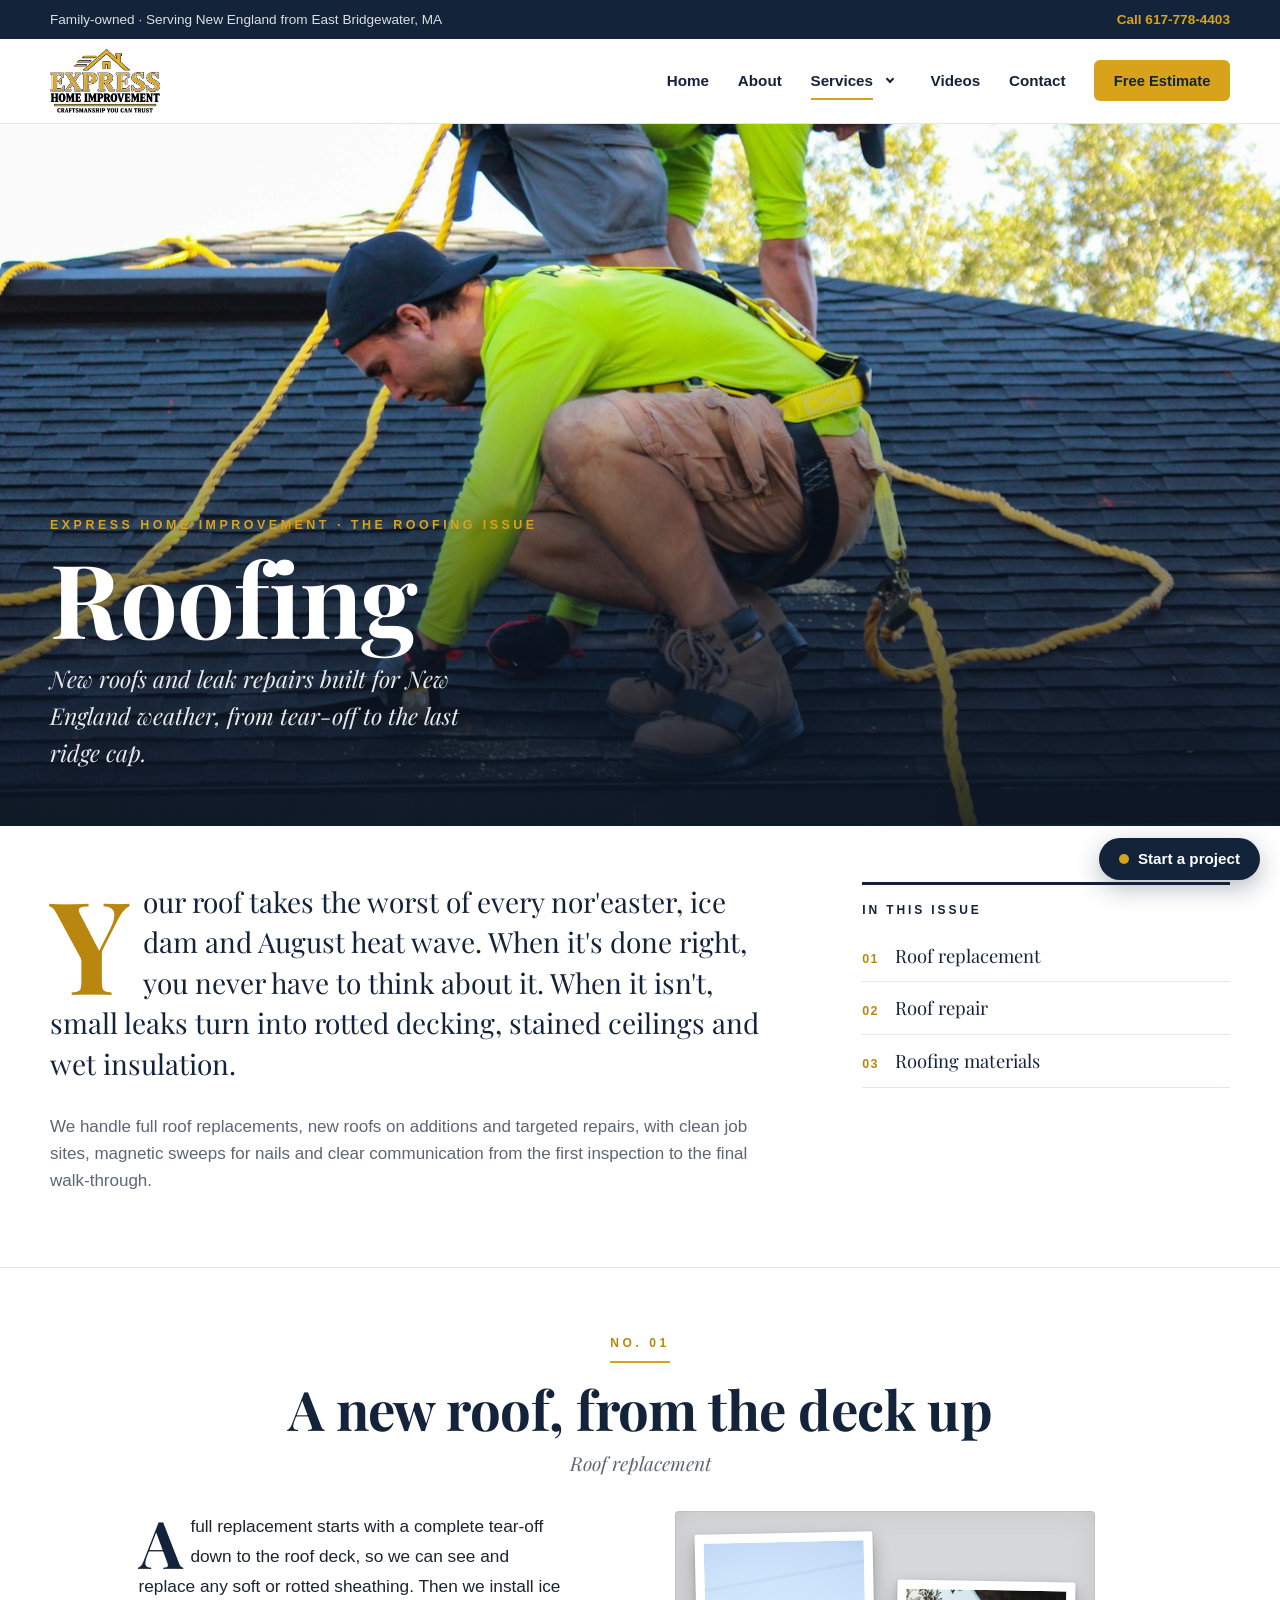
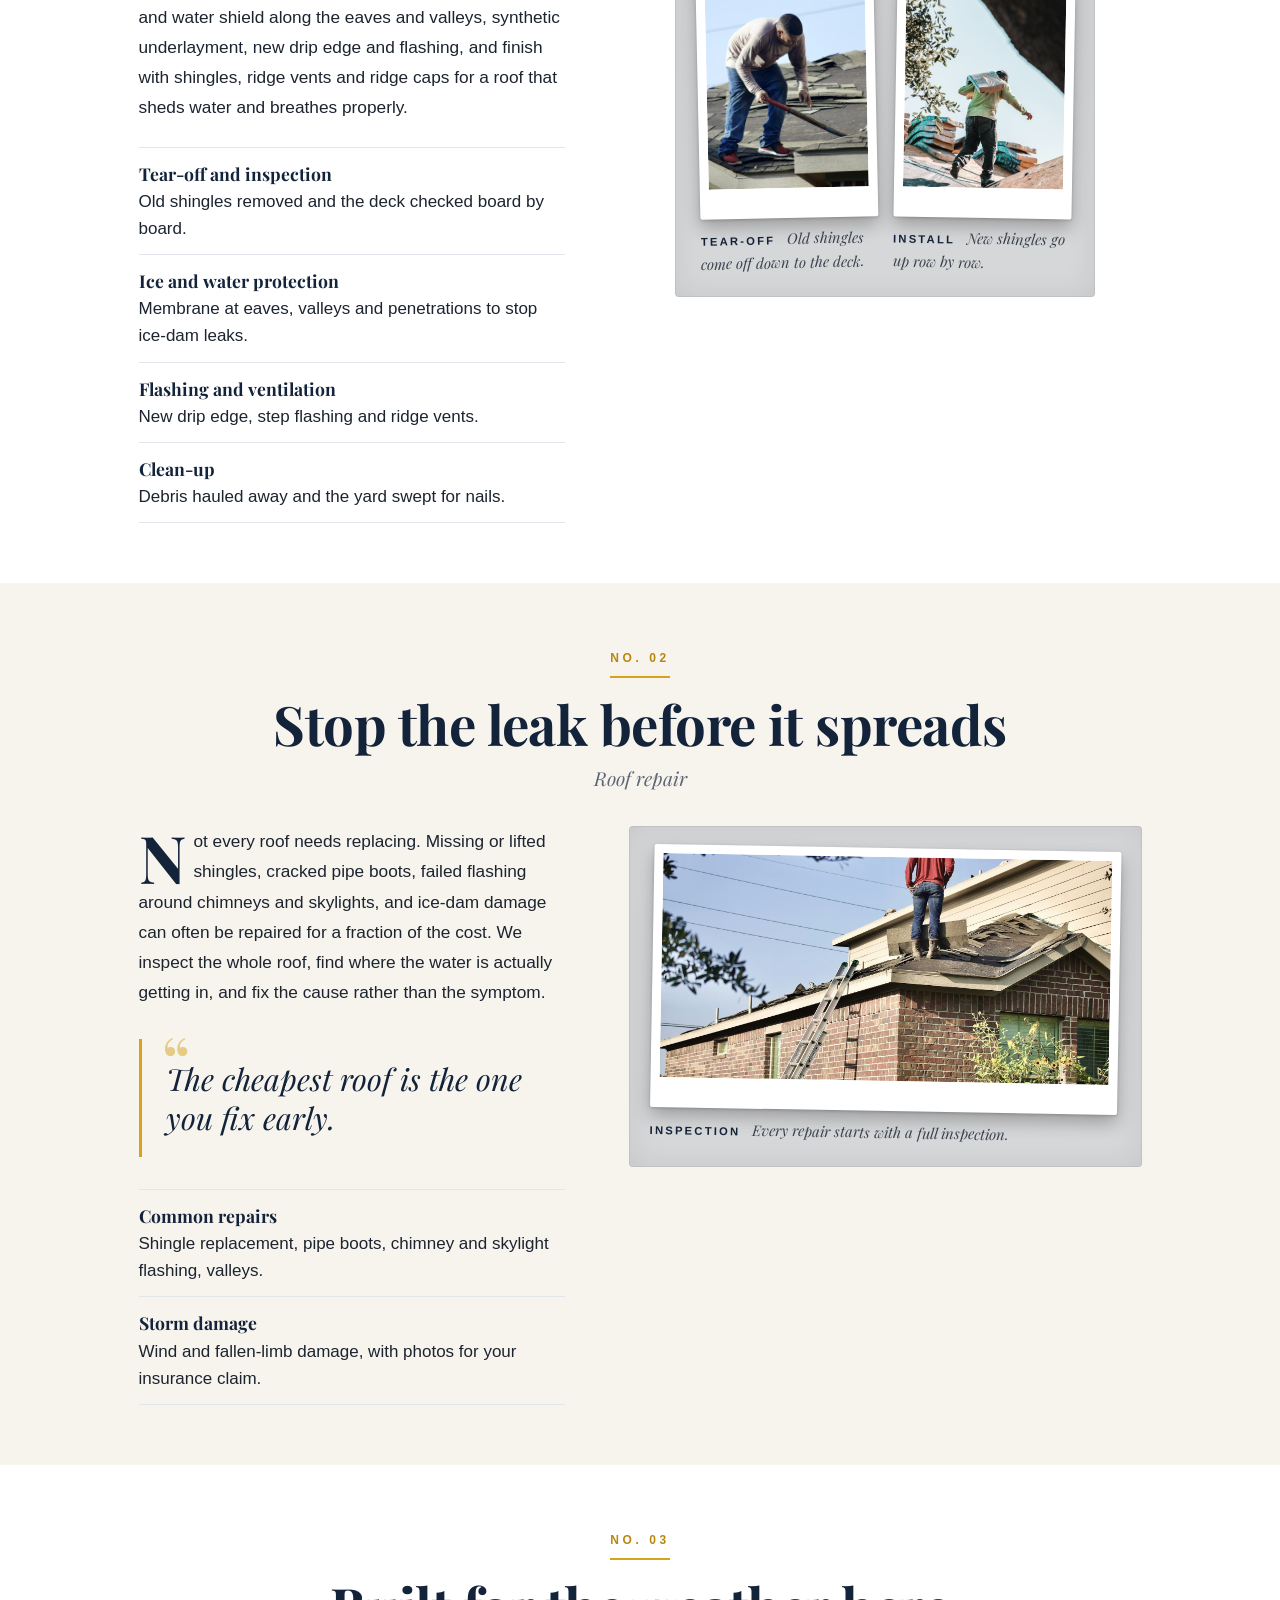
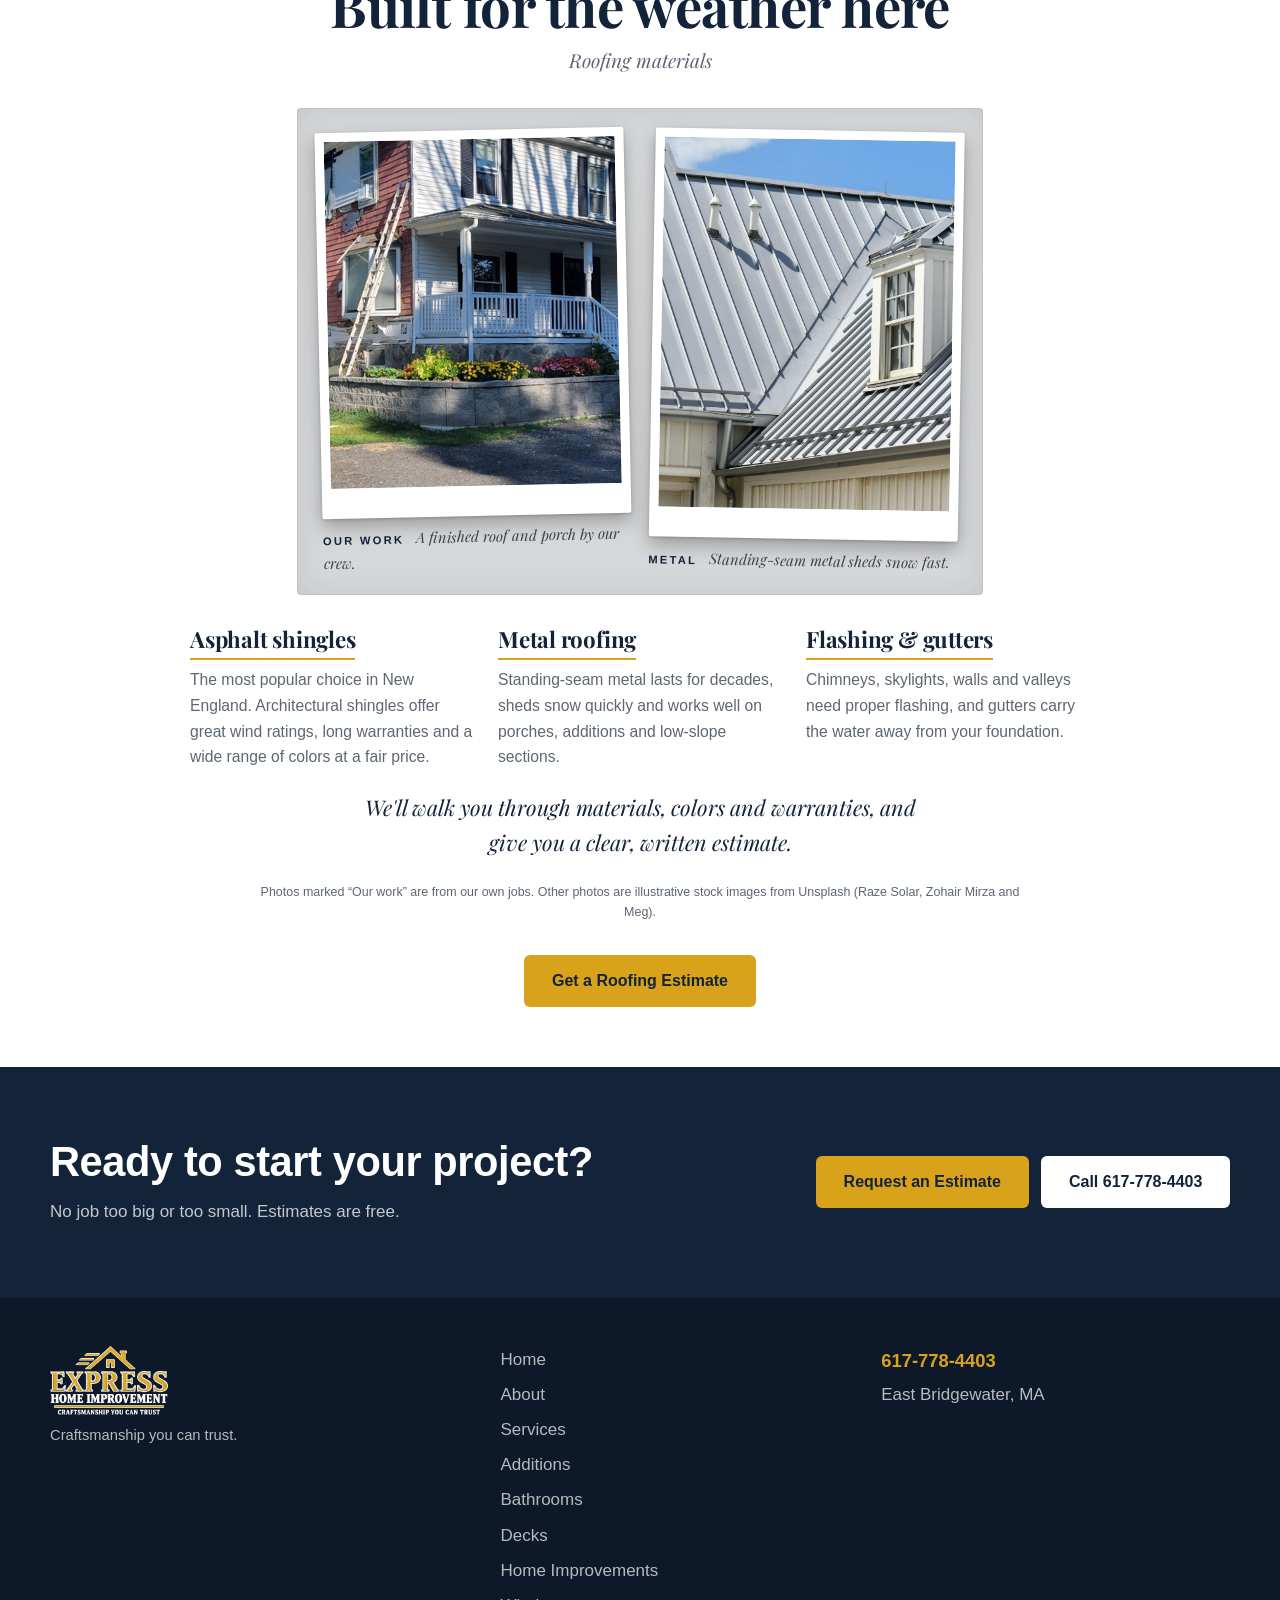
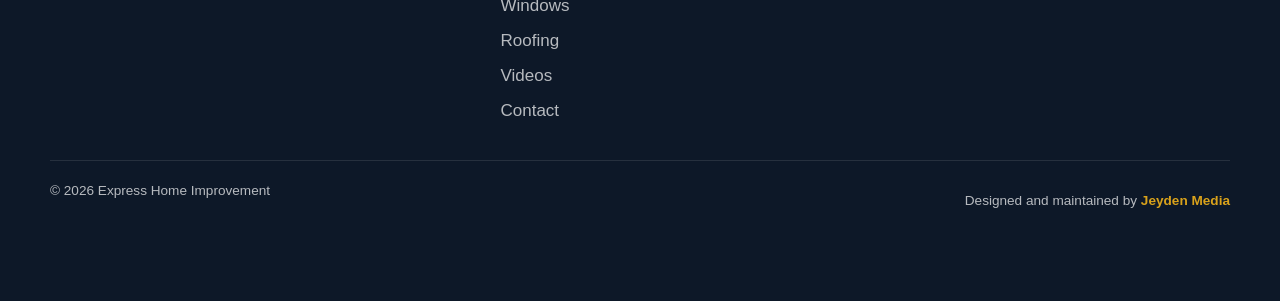
<file: roofing.html>
<!DOCTYPE html>
<html lang="en">
<head>
  <meta charset="UTF-8">
  <meta name="viewport" content="width=device-width, initial-scale=1">
  <title>Roofing Contractor in East Bridgewater, MA | Roof Replacement &amp; Repair</title>
  <meta name="description" content="Roof replacement, new roofs and leak repairs in East Bridgewater and across Massachusetts. Asphalt shingle and metal roofing, flashing and ice-dam protection. Free estimates: 617-778-4403.">
  <meta name="keywords" content="roofing contractor East Bridgewater MA, roof replacement Massachusetts, roof repair, new roof, asphalt shingles, metal roofing, roof leak repair, ice dam, flashing repair, South Shore roofer">
  <meta name="robots" content="index, follow, max-image-preview:large">
  <meta name="author" content="Express Home Improvement">
  <meta name="geo.region" content="US-MA">
  <meta name="geo.placename" content="East Bridgewater">
  <link rel="canonical" href="https://www.xphomeimprovement.com/roofing.html">
  <meta property="og:site_name" content="Express Home Improvement">
  <meta property="og:locale" content="en_US">
  <meta property="og:type" content="website">
  <meta property="og:title" content="Roof Install &amp; Repair | Express Home Improvement">
  <meta property="og:description" content="Roof replacement, new roofs and leak repairs in East Bridgewater and across Massachusetts. Asphalt shingle and metal roofing, flashing and ice-dam protection. Free estimates: 617-778-4403.">
  <meta property="og:url" content="https://www.xphomeimprovement.com/roofing.html">
  <meta property="og:image" content="https://www.xphomeimprovement.com/images/roof-crew.jpg">
  <meta property="og:image:alt" content="Roofers installing asphalt shingles">
  <meta name="twitter:card" content="summary_large_image">
  <meta name="twitter:title" content="Roof Install &amp; Repair | Express Home Improvement">
  <meta name="twitter:description" content="Roof replacement, new roofs and leak repairs in East Bridgewater and across Massachusetts. Asphalt shingle and metal roofing, flashing and ice-dam protection. Free estimates: 617-778-4403.">
  <meta name="twitter:image" content="https://www.xphomeimprovement.com/images/roof-crew.jpg">
  <meta name="theme-color" content="#13233a">
  <link rel="icon" type="image/png" href="images/favicon.png">
  <link rel="apple-touch-icon" href="images/favicon.png">
  <link rel="preconnect" href="https://fonts.googleapis.com">
  <link rel="preconnect" href="https://fonts.gstatic.com" crossorigin>
  <link rel="stylesheet" href="https://fonts.googleapis.com/css2?family=Playfair+Display:ital,wght@0,600;0,700;1,400;1,600&display=swap">
  <link rel="stylesheet" href="css/styles.css?v=20261128p">
  <script type="application/ld+json">
{
 "@context": "https://schema.org",
 "@graph": [
  {
   "@type": "HomeAndConstructionBusiness",
   "@id": "https://www.xphomeimprovement.com/#business",
   "name": "Express Home Improvement",
   "slogan": "Craftsmanship You Can Trust",
   "description": "Family-owned home improvement and remodeling contractor in East Bridgewater, MA, serving the South Shore and New England.",
   "url": "https://www.xphomeimprovement.com/",
   "logo": "https://www.xphomeimprovement.com/images/logo.png",
   "image": [
    "https://www.xphomeimprovement.com/images/hero-building.jpg",
    "https://www.xphomeimprovement.com/images/promo-crew.jpg"
   ],
   "telephone": "+1-617-778-4403",
   "email": "Expresservicescl@gmail.com",
   "address": {
    "@type": "PostalAddress",
    "addressLocality": "East Bridgewater",
    "addressRegion": "MA",
    "addressCountry": "US"
   },
   "areaServed": [
    {
     "@type": "City",
     "name": "East Bridgewater, MA"
    },
    {
     "@type": "AdministrativeArea",
     "name": "Plymouth County, MA"
    },
    {
     "@type": "State",
     "name": "Massachusetts"
    },
    {
     "@type": "Place",
     "name": "New England"
    }
   ],
   "knowsAbout": [
    "Home additions",
    "Basement remodeling",
    "Bathroom remodeling",
    "Decks and patios",
    "Home improvement",
    "Interior painting",
    "Kitchen renovations",
    "Plumbing and electrical repairs",
    "Roof installation and repair",
    "Window replacement and installation"
   ],
   "hasOfferCatalog": {
    "@type": "OfferCatalog",
    "name": "Home improvement services",
    "itemListElement": [
     {
      "@type": "Offer",
      "itemOffered": {
       "@type": "Service",
       "name": "Additions"
      }
     },
     {
      "@type": "Offer",
      "itemOffered": {
       "@type": "Service",
       "name": "Basement Remodels"
      }
     },
     {
      "@type": "Offer",
      "itemOffered": {
       "@type": "Service",
       "name": "Bathroom Remodeling"
      }
     },
     {
      "@type": "Offer",
      "itemOffered": {
       "@type": "Service",
       "name": "Decks & Patios"
      }
     },
     {
      "@type": "Offer",
      "itemOffered": {
       "@type": "Service",
       "name": "Home Improvements"
      }
     },
     {
      "@type": "Offer",
      "itemOffered": {
       "@type": "Service",
       "name": "Interior Painting"
      }
     },
     {
      "@type": "Offer",
      "itemOffered": {
       "@type": "Service",
       "name": "Kitchen Renovations"
      }
     },
     {
      "@type": "Offer",
      "itemOffered": {
       "@type": "Service",
       "name": "Repairs, Plumbing & Electrical"
      }
     },
     {
      "@type": "Offer",
      "itemOffered": {
       "@type": "Service",
       "name": "Roof Install & Repair"
      }
     },
     {
      "@type": "Offer",
      "itemOffered": {
       "@type": "Service",
       "name": "Window Replacements & Installations"
      }
     }
    ]
   }
  },
  {
   "@type": "WebSite",
   "@id": "https://www.xphomeimprovement.com/#website",
   "url": "https://www.xphomeimprovement.com/",
   "name": "Express Home Improvement",
   "publisher": {
    "@id": "https://www.xphomeimprovement.com/#business"
   }
  },
  {
   "@type": "WebPage",
   "@id": "https://www.xphomeimprovement.com/roofing.html#webpage",
   "url": "https://www.xphomeimprovement.com/roofing.html",
   "name": "Roofing Contractor in East Bridgewater, MA | Roof Replacement & Repair",
   "description": "Roof replacement, new roofs and leak repairs in East Bridgewater and across Massachusetts. Asphalt shingle and metal roofing, flashing and ice-dam protection. Free estimates: 617-778-4403.",
   "isPartOf": {
    "@id": "https://www.xphomeimprovement.com/#website"
   },
   "about": {
    "@id": "https://www.xphomeimprovement.com/#business"
   },
   "primaryImageOfPage": "https://www.xphomeimprovement.com/images/roof-crew.jpg",
   "inLanguage": "en-US"
  },
  {
   "@type": "BreadcrumbList",
   "itemListElement": [
    {
     "@type": "ListItem",
     "position": 1,
     "name": "Home",
     "item": "https://www.xphomeimprovement.com/"
    },
    {
     "@type": "ListItem",
     "position": 2,
     "name": "Roofing",
     "item": "https://www.xphomeimprovement.com/roofing.html"
    }
   ]
  },
  {
   "@type": "Service",
   "serviceType": "Roof Installation and Repair",
   "name": "Roof Installation and Repair in East Bridgewater, MA",
   "provider": {
    "@id": "https://www.xphomeimprovement.com/#business"
   },
   "areaServed": [
    {
     "@type": "City",
     "name": "East Bridgewater, MA"
    },
    {
     "@type": "AdministrativeArea",
     "name": "Plymouth County, MA"
    },
    {
     "@type": "State",
     "name": "Massachusetts"
    },
    {
     "@type": "Place",
     "name": "New England"
    }
   ],
   "url": "https://www.xphomeimprovement.com/roofing.html",
   "description": "Roof replacement, new roofs and leak repairs in East Bridgewater and across Massachusetts. Asphalt shingle and metal roofing, flashing and ice-dam protection. Free estimates: 617-778-4403."
  }
 ]
}
  </script>
</head>
<body class="page-mag">

<a class="skip" href="#main">Skip to content</a>

<div class="topbar">
  <div class="wrap topbar__inner">
    <span>Family-owned · Serving New England from East Bridgewater, MA</span>
    <a href="tel:16177784403">Call 617-778-4403</a>
  </div>
</div>

<header class="nav" id="top">
  <div class="wrap nav__inner">
    <a href="index.html" class="brand" aria-label="Express Home Improvement home">
      <img src="images/logo.png" alt="Express Home Improvement" width="800" height="455">
    </a>
    <nav class="nav__links" id="navLinks" aria-label="Main">
      <a href="index.html">Home</a>
      <a href="about.html">About</a>
      <div class="nav__drop is-current">
        <a href="index.html#services" class="nav__drop-link">Services</a>
        <button type="button" class="nav__drop-btn" aria-expanded="false" aria-controls="svcMenu" aria-label="Show service pages"></button>
        <div class="nav__sub" id="svcMenu">
          <a href="additions.html"><svg class="nav__ico" viewBox="0 0 24 24" aria-hidden="true"><path d="M3 11l9-7 9 7"/><path d="M5 10v10h14V10"/><path d="M12 12v6M9 15h6"/></svg><span>Additions</span></a>
          <a href="index.html#svc-basement"><svg class="nav__ico" viewBox="0 0 24 24" aria-hidden="true"><path d="M3 20h4v-4h4v-4h4V8h6"/><path d="M3 20h18"/></svg><span>Basement Remodels</span></a>
          <a href="bathrooms.html"><svg class="nav__ico" viewBox="0 0 24 24" aria-hidden="true"><path d="M4 12h16v3a4 4 0 0 1-4 4H8a4 4 0 0 1-4-4z"/><path d="M6 12V6a2 2 0 0 1 4 0"/><path d="M7 19l-1 2M17 19l1 2"/></svg><span>Bathroom Remodeling</span></a>
          <a href="decks.html"><svg class="nav__ico" viewBox="0 0 24 24" aria-hidden="true"><path d="M3 9h18M3 13h18M3 17h18"/><path d="M6 9v10M18 9v10"/><path d="M12 5v4"/></svg><span>Decks &amp; Patios</span></a>
          <a href="home-improvements.html"><svg class="nav__ico" viewBox="0 0 24 24" aria-hidden="true"><path d="M14 6l4 4"/><path d="M12 8l4-4 4 4-4 4"/><path d="M13 11l-9 9-1-1 9-9"/></svg><span>Home Improvements</span></a>
          <a href="index.html#svc-painting"><svg class="nav__ico" viewBox="0 0 24 24" aria-hidden="true"><rect x="4" y="3" width="14" height="6" rx="1"/><path d="M18 6h2v5h-8v3"/><rect x="10" y="14" width="4" height="7" rx="1"/></svg><span>Interior Painting</span></a>
          <a href="index.html#svc-kitchen"><svg class="nav__ico" viewBox="0 0 24 24" aria-hidden="true"><rect x="4" y="3" width="16" height="18" rx="2"/><path d="M4 10h16"/><circle cx="9" cy="6.5" r="1"/><circle cx="15" cy="6.5" r="1"/><path d="M8 14h8"/></svg><span>Kitchen Renovations</span></a>
          <a href="index.html#svc-repairs"><svg class="nav__ico" viewBox="0 0 24 24" aria-hidden="true"><path d="M14.7 6.3a4 4 0 0 0-5.4 5.4L3 18l3 3 6.3-6.3a4 4 0 0 0 5.4-5.4l-2.5 2.5-2.4-.6-.6-2.4z"/></svg><span>Repairs, Plumbing &amp; Electrical</span></a>
          <a href="roofing.html" aria-current="page"><svg class="nav__ico" viewBox="0 0 24 24" aria-hidden="true"><path d="M2 12l10-8 10 8"/><path d="M5 10v10h14V10"/><path d="M10 20v-5h4v5"/></svg><span>Roof Install &amp; Repair</span></a>
          <a href="windows.html"><svg class="nav__ico" viewBox="0 0 24 24" aria-hidden="true"><rect x="5" y="3" width="14" height="18" rx="1"/><path d="M12 3v18M5 12h14"/></svg><span>Window Replacements &amp; Installations</span></a>
        </div>
      </div>
      <a href="videos.html">Videos</a>
      <a href="index.html#contact">Contact</a>
      <a href="index.html#contact" class="btn btn--primary btn--sm">Free Estimate</a>
    </nav>
    <button class="nav__toggle" id="navToggle" aria-label="Open menu" aria-expanded="false" aria-controls="navLinks">
      <span></span><span></span><span></span>
    </button>
  </div>
</header>

<main id="main">

  <!-- MAGAZINE COVER -->
  <section class="mag-cover">
    <img src="images/roof-crew.jpg" alt="Roofers in safety harnesses installing asphalt shingles" class="mag-cover__img">
    <div class="wrap mag-cover__text">
      <p class="mag-kicker">Express Home Improvement &middot; The Roofing Issue</p>
      <h1>Roofing</h1>
      <p class="mag-dek">New roofs and leak repairs built for New England weather, from tear-off to the last ridge cap.</p>
    </div>
  </section>

  <!-- INTRO + CONTENTS -->
  <section class="mag-intro">
    <div class="wrap mag-intro__grid">
      <div class="mag-intro__text">
        <p class="mag-lede">Your roof takes the worst of every nor'easter, ice dam and August heat wave. When it's done right, you never have to think about it. When it isn't, small leaks turn into rotted decking, stained ceilings and wet insulation.</p>
        <p>We handle full roof replacements, new roofs on additions and targeted repairs, with clean job sites, magnetic sweeps for nails and clear communication from the first inspection to the final walk-through.</p>
      </div>
      <nav class="mag-toc" aria-label="Projects on this page">
        <p class="mag-toc__title">In this issue</p>
        <a href="#story-replace"><span>01</span>Roof replacement</a>
        <a href="#story-repair"><span>02</span>Roof repair</a>
        <a href="#story-materials"><span>03</span>Roofing materials</a>
      </nav>
    </div>
  </section>

  <article class="mag-story" id="story-replace">
    <div class="wrap">
      <header class="mag-story__head"><span class="mag-num">No. 01</span><h2>A new roof, from the deck up</h2><p class="mag-dek">Roof replacement</p></header>
      <div class="mag-split">
        <div class="mag-split__text">
          <p class="mag-drop">A full replacement starts with a complete tear-off down to the roof deck, so we can see and replace any soft or rotted sheathing. Then we install ice and water shield along the eaves and valleys, synthetic underlayment, new drip edge and flashing, and finish with shingles, ridge vents and ridge caps for a roof that sheds water and breathes properly.</p>
          <ul class="mag-list">
            <li><b>Tear-off and inspection</b> Old shingles removed and the deck checked board by board.</li>
            <li><b>Ice and water protection</b> Membrane at eaves, valleys and penetrations to stop ice-dam leaks.</li>
            <li><b>Flashing and ventilation</b> New drip edge, step flashing and ridge vents.</li>
            <li><b>Clean-up</b> Debris hauled away and the yard swept for nails.</li>
          </ul>
        </div>
        <div class="mag-grid mag-grid--pair">
          <figure class="mag__fig"><button class="gallery__item"><img src="images/roof-tearoff.jpg" alt="Roofer tearing off old asphalt shingles" loading="lazy"></button><figcaption><b>Tear-off</b> Old shingles come off down to the deck.</figcaption></figure>
          <figure class="mag__fig"><button class="gallery__item"><img src="images/roof-shingles.jpg" alt="Roofer carrying a bundle of new shingles across a roof" loading="lazy"></button><figcaption><b>Install</b> New shingles go up row by row.</figcaption></figure>
        </div>
      </div>
    </div>
  </article>

  <article class="mag-story mag-story--tint" id="story-repair">
    <div class="wrap">
      <header class="mag-story__head"><span class="mag-num">No. 02</span><h2>Stop the leak before it spreads</h2><p class="mag-dek">Roof repair</p></header>
      <div class="mag-split">
        <div class="mag-split__text">
          <p class="mag-drop">Not every roof needs replacing. Missing or lifted shingles, cracked pipe boots, failed flashing around chimneys and skylights, and ice-dam damage can often be repaired for a fraction of the cost. We inspect the whole roof, find where the water is actually getting in, and fix the cause rather than the symptom.</p>
          <blockquote class="mag-quote">The cheapest roof is the one you fix early.</blockquote>
          <ul class="mag-list">
            <li><b>Common repairs</b> Shingle replacement, pipe boots, chimney and skylight flashing, valleys.</li>
            <li><b>Storm damage</b> Wind and fallen-limb damage, with photos for your insurance claim.</li>
          </ul>
        </div>
        <div class="mag__fig--solo">
          <figure class="mag__fig"><button class="gallery__item"><img src="images/roof-inspect.jpg" alt="Roofer inspecting a damaged section of roof above a brick home" loading="lazy"></button><figcaption><b>Inspection</b> Every repair starts with a full inspection.</figcaption></figure>
        </div>
      </div>
    </div>
  </article>

  <article class="mag-story" id="story-materials">
    <div class="wrap">
      <header class="mag-story__head"><span class="mag-num">No. 03</span><h2>Built for the weather here</h2><p class="mag-dek">Roofing materials</p></header>
      <div class="mag__ba">
        <figure class="mag__fig"><button class="gallery__item"><img src="images/service-roof.jpg" alt="Home with a new roof and porch, finished by Express Home Improvement" loading="lazy"></button><figcaption><b>Our work</b> A finished roof and porch by our crew.</figcaption></figure>
        <figure class="mag__fig"><button class="gallery__item"><img src="images/roof-metal.jpg" alt="Standing-seam metal roof with a dormer window" loading="lazy"></button><figcaption><b>Metal</b> Standing-seam metal sheds snow fast.</figcaption></figure>
      </div>
      <div class="mag-brands">
        <div><h3>Asphalt shingles</h3><p>The most popular choice in New England. Architectural shingles offer great wind ratings, long warranties and a wide range of colors at a fair price.</p></div>
        <div><h3>Metal roofing</h3><p>Standing-seam metal lasts for decades, sheds snow quickly and works well on porches, additions and low-slope sections.</p></div>
        <div><h3>Flashing &amp; gutters</h3><p>Chimneys, skylights, walls and valleys need proper flashing, and gutters carry the water away from your foundation.</p></div>
      </div>
      <p class="mag-caption-lg">We'll walk you through materials, colors and warranties, and give you a clear, written estimate.</p>
      <p class="mag-note">Photos marked &ldquo;Our work&rdquo; are from our own jobs. Other photos are illustrative stock images from Unsplash (Raze Solar, Zohair Mirza and Meg).</p>
      <div class="bath__cta"><a href="index.html?service=roof#contact" class="btn btn--primary">Get a Roofing Estimate</a></div>
    </div>
  </article>

  <!-- CTA -->
  <section class="cta">
    <div class="wrap cta__inner">
      <div>
        <h2>Ready to start your project?</h2>
        <p>No job too big or too small. Estimates are free.</p>
      </div>
      <div class="cta__btns">
        <a href="index.html#contact" class="btn btn--primary">Request an Estimate</a>
        <a href="tel:16177784403" class="btn btn--white">Call 617-778-4403</a>
      </div>
    </div>
  </section>

</main>

<footer class="footer">
  <div class="wrap footer__inner">
    <div class="footer__brand">
      <img src="images/logo-light.png" alt="Express Home Improvement" width="800" height="455" loading="lazy">
      <p>Craftsmanship you can trust.</p>
    </div>
    <nav aria-label="Footer">
      <a href="index.html">Home</a>
      <a href="about.html">About</a>
      <a href="index.html#services">Services</a>
      <a href="additions.html">Additions</a>
      <a href="bathrooms.html">Bathrooms</a>
      <a href="decks.html">Decks</a>
      <a href="home-improvements.html">Home Improvements</a>
      <a href="windows.html">Windows</a>
      <a href="roofing.html">Roofing</a>
      <a href="videos.html">Videos</a>
      <a href="index.html#contact">Contact</a>
    </nav>
    <div class="footer__contact">
      <a href="tel:16177784403">617-778-4403</a>
      <span>East Bridgewater, MA</span>
    </div>
  </div>
  <div class="wrap footer__copy"><span>© <span id="year">2026</span> Express Home Improvement</span><span class="footer__credit">Designed and maintained by <a href="https://jeydenmedia.com" target="_blank" rel="noopener">Jeyden Media</a></span></div>
</footer>

<div class="callbar">
  <a href="tel:16177784403" class="btn btn--white">Call Now</a>
  <a href="index.html#contact" class="btn btn--primary">Free Estimate</a>
</div>

<div class="lightbox" id="lightbox" hidden role="dialog" aria-modal="true" aria-label="Project photo">
  <button class="lightbox__close" aria-label="Close">×</button>
  <button class="lightbox__nav lightbox__prev" aria-label="Previous photo">‹</button>
  <img alt="">
  <button class="lightbox__nav lightbox__next" aria-label="Next photo">›</button>
</div>

<script src="js/main.js?v=20261128p"></script>
<script src="js/intake.js?v=20261128p"></script>
</body>
</html>
</file>
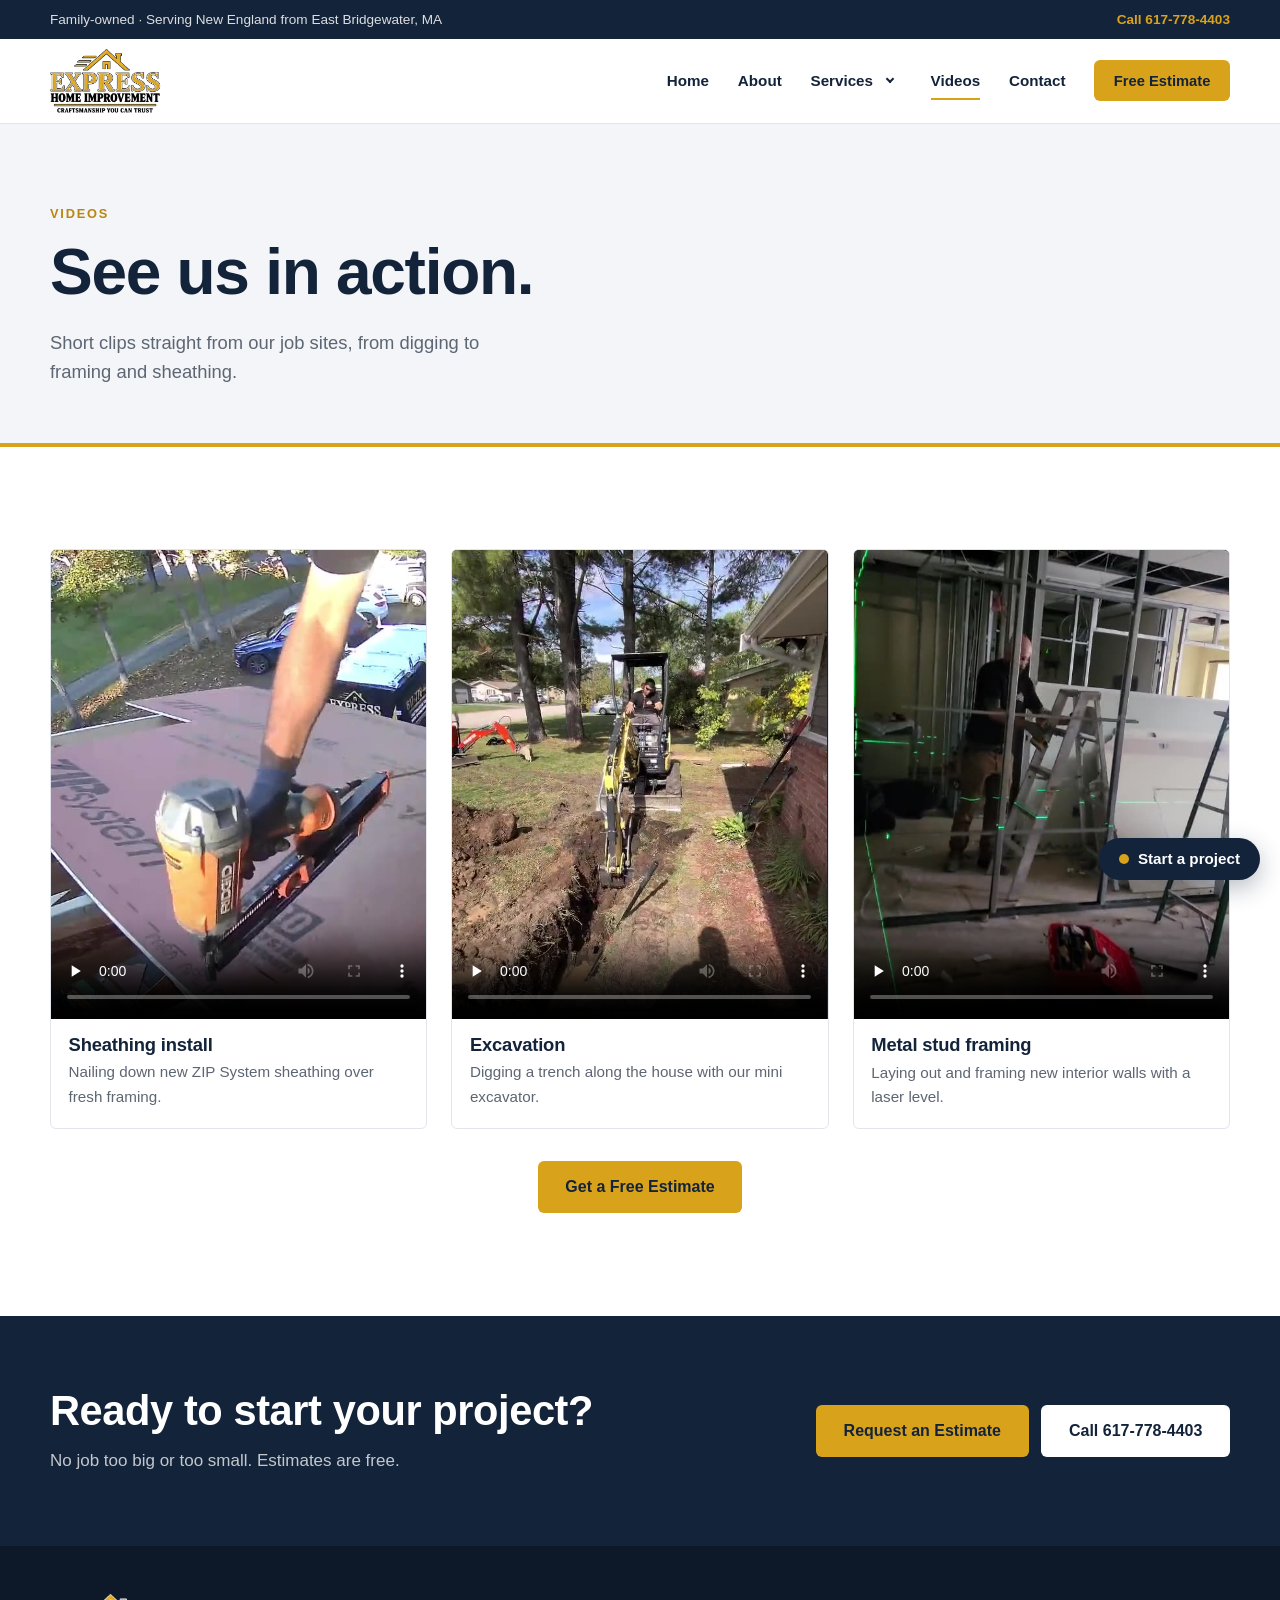
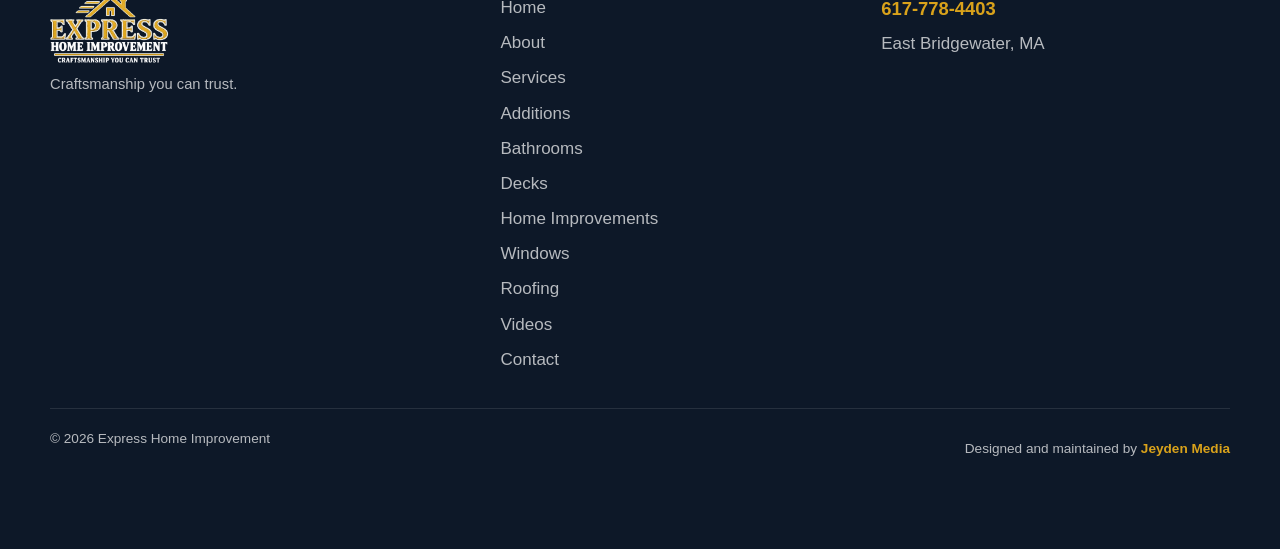
<file: videos.html>
<!DOCTYPE html>
<html lang="en">
<head>
  <meta charset="UTF-8">
  <meta name="viewport" content="width=device-width, initial-scale=1">
  <title>Videos: See Us in Action | Express Home Improvement</title>
  <meta name="description" content="Watch the Express Home Improvement crew at work: excavation, metal stud framing and ZIP System sheathing on real Massachusetts job sites. Free estimates: 617-778-4403.">
  <meta name="keywords" content="contractor videos, construction videos Massachusetts, framing, excavation, sheathing, Express Home Improvement crew">
  <meta name="robots" content="index, follow, max-image-preview:large">
  <meta name="author" content="Express Home Improvement">
  <meta name="geo.region" content="US-MA">
  <meta name="geo.placename" content="East Bridgewater">
  <link rel="canonical" href="https://www.xphomeimprovement.com/videos.html">
  <meta property="og:site_name" content="Express Home Improvement">
  <meta property="og:locale" content="en_US">
  <meta property="og:type" content="website">
  <meta property="og:title" content="See Express Home Improvement in Action">
  <meta property="og:description" content="Watch the Express Home Improvement crew at work: excavation, metal stud framing and ZIP System sheathing on real Massachusetts job sites. Free estimates: 617-778-4403.">
  <meta property="og:url" content="https://www.xphomeimprovement.com/videos.html">
  <meta property="og:image" content="https://www.xphomeimprovement.com/images/video-framing.jpg">
  <meta property="og:image:alt" content="Crew framing interior walls">
  <meta name="twitter:card" content="summary_large_image">
  <meta name="twitter:title" content="See Express Home Improvement in Action">
  <meta name="twitter:description" content="Watch the Express Home Improvement crew at work: excavation, metal stud framing and ZIP System sheathing on real Massachusetts job sites. Free estimates: 617-778-4403.">
  <meta name="twitter:image" content="https://www.xphomeimprovement.com/images/video-framing.jpg">
  <meta name="theme-color" content="#13233a">
  <link rel="icon" type="image/png" href="images/favicon.png">
  <link rel="apple-touch-icon" href="images/favicon.png">
  <link rel="stylesheet" href="css/styles.css?v=20261128p">
  <script type="application/ld+json">
{
 "@context": "https://schema.org",
 "@graph": [
  {
   "@type": "HomeAndConstructionBusiness",
   "@id": "https://www.xphomeimprovement.com/#business",
   "name": "Express Home Improvement",
   "slogan": "Craftsmanship You Can Trust",
   "description": "Family-owned home improvement and remodeling contractor in East Bridgewater, MA, serving the South Shore and New England.",
   "url": "https://www.xphomeimprovement.com/",
   "logo": "https://www.xphomeimprovement.com/images/logo.png",
   "image": [
    "https://www.xphomeimprovement.com/images/hero-building.jpg",
    "https://www.xphomeimprovement.com/images/promo-crew.jpg"
   ],
   "telephone": "+1-617-778-4403",
   "email": "Expresservicescl@gmail.com",
   "address": {
    "@type": "PostalAddress",
    "addressLocality": "East Bridgewater",
    "addressRegion": "MA",
    "addressCountry": "US"
   },
   "areaServed": [
    {
     "@type": "City",
     "name": "East Bridgewater, MA"
    },
    {
     "@type": "AdministrativeArea",
     "name": "Plymouth County, MA"
    },
    {
     "@type": "State",
     "name": "Massachusetts"
    },
    {
     "@type": "Place",
     "name": "New England"
    }
   ],
   "knowsAbout": [
    "Home additions",
    "Basement remodeling",
    "Bathroom remodeling",
    "Decks and patios",
    "Home improvement",
    "Interior painting",
    "Kitchen renovations",
    "Plumbing and electrical repairs",
    "Roof installation and repair",
    "Window replacement and installation"
   ],
   "hasOfferCatalog": {
    "@type": "OfferCatalog",
    "name": "Home improvement services",
    "itemListElement": [
     {
      "@type": "Offer",
      "itemOffered": {
       "@type": "Service",
       "name": "Additions"
      }
     },
     {
      "@type": "Offer",
      "itemOffered": {
       "@type": "Service",
       "name": "Basement Remodels"
      }
     },
     {
      "@type": "Offer",
      "itemOffered": {
       "@type": "Service",
       "name": "Bathroom Remodeling"
      }
     },
     {
      "@type": "Offer",
      "itemOffered": {
       "@type": "Service",
       "name": "Decks & Patios"
      }
     },
     {
      "@type": "Offer",
      "itemOffered": {
       "@type": "Service",
       "name": "Home Improvements"
      }
     },
     {
      "@type": "Offer",
      "itemOffered": {
       "@type": "Service",
       "name": "Interior Painting"
      }
     },
     {
      "@type": "Offer",
      "itemOffered": {
       "@type": "Service",
       "name": "Kitchen Renovations"
      }
     },
     {
      "@type": "Offer",
      "itemOffered": {
       "@type": "Service",
       "name": "Repairs, Plumbing & Electrical"
      }
     },
     {
      "@type": "Offer",
      "itemOffered": {
       "@type": "Service",
       "name": "Roof Install & Repair"
      }
     },
     {
      "@type": "Offer",
      "itemOffered": {
       "@type": "Service",
       "name": "Window Replacements & Installations"
      }
     }
    ]
   }
  },
  {
   "@type": "WebSite",
   "@id": "https://www.xphomeimprovement.com/#website",
   "url": "https://www.xphomeimprovement.com/",
   "name": "Express Home Improvement",
   "publisher": {
    "@id": "https://www.xphomeimprovement.com/#business"
   }
  },
  {
   "@type": "WebPage",
   "@id": "https://www.xphomeimprovement.com/videos.html#webpage",
   "url": "https://www.xphomeimprovement.com/videos.html",
   "name": "Videos: See Us in Action | Express Home Improvement",
   "description": "Watch the Express Home Improvement crew at work: excavation, metal stud framing and ZIP System sheathing on real Massachusetts job sites. Free estimates: 617-778-4403.",
   "isPartOf": {
    "@id": "https://www.xphomeimprovement.com/#website"
   },
   "about": {
    "@id": "https://www.xphomeimprovement.com/#business"
   },
   "primaryImageOfPage": "https://www.xphomeimprovement.com/images/video-framing.jpg",
   "inLanguage": "en-US"
  },
  {
   "@type": "BreadcrumbList",
   "itemListElement": [
    {
     "@type": "ListItem",
     "position": 1,
     "name": "Home",
     "item": "https://www.xphomeimprovement.com/"
    },
    {
     "@type": "ListItem",
     "position": 2,
     "name": "Videos",
     "item": "https://www.xphomeimprovement.com/videos.html"
    }
   ]
  }
 ]
}
  </script>
</head>
<body>

<a class="skip" href="#main">Skip to content</a>

<div class="topbar">
  <div class="wrap topbar__inner">
    <span>Family-owned · Serving New England from East Bridgewater, MA</span>
    <a href="tel:16177784403">Call 617-778-4403</a>
  </div>
</div>

<header class="nav" id="top">
  <div class="wrap nav__inner">
    <a href="index.html" class="brand" aria-label="Express Home Improvement home">
      <img src="images/logo.png" alt="Express Home Improvement" width="800" height="455">
    </a>
    <nav class="nav__links" id="navLinks" aria-label="Main">
      <a href="index.html">Home</a>
      <a href="about.html">About</a>
      <div class="nav__drop">
        <a href="index.html#services" class="nav__drop-link">Services</a>
        <button type="button" class="nav__drop-btn" aria-expanded="false" aria-controls="svcMenu" aria-label="Show service pages"></button>
        <div class="nav__sub" id="svcMenu">
          <a href="additions.html"><svg class="nav__ico" viewBox="0 0 24 24" aria-hidden="true"><path d="M3 11l9-7 9 7"/><path d="M5 10v10h14V10"/><path d="M12 12v6M9 15h6"/></svg><span>Additions</span></a>
          <a href="index.html#svc-basement"><svg class="nav__ico" viewBox="0 0 24 24" aria-hidden="true"><path d="M3 20h4v-4h4v-4h4V8h6"/><path d="M3 20h18"/></svg><span>Basement Remodels</span></a>
          <a href="bathrooms.html"><svg class="nav__ico" viewBox="0 0 24 24" aria-hidden="true"><path d="M4 12h16v3a4 4 0 0 1-4 4H8a4 4 0 0 1-4-4z"/><path d="M6 12V6a2 2 0 0 1 4 0"/><path d="M7 19l-1 2M17 19l1 2"/></svg><span>Bathroom Remodeling</span></a>
          <a href="decks.html"><svg class="nav__ico" viewBox="0 0 24 24" aria-hidden="true"><path d="M3 9h18M3 13h18M3 17h18"/><path d="M6 9v10M18 9v10"/><path d="M12 5v4"/></svg><span>Decks &amp; Patios</span></a>
          <a href="home-improvements.html"><svg class="nav__ico" viewBox="0 0 24 24" aria-hidden="true"><path d="M14 6l4 4"/><path d="M12 8l4-4 4 4-4 4"/><path d="M13 11l-9 9-1-1 9-9"/></svg><span>Home Improvements</span></a>
          <a href="index.html#svc-painting"><svg class="nav__ico" viewBox="0 0 24 24" aria-hidden="true"><rect x="4" y="3" width="14" height="6" rx="1"/><path d="M18 6h2v5h-8v3"/><rect x="10" y="14" width="4" height="7" rx="1"/></svg><span>Interior Painting</span></a>
          <a href="index.html#svc-kitchen"><svg class="nav__ico" viewBox="0 0 24 24" aria-hidden="true"><rect x="4" y="3" width="16" height="18" rx="2"/><path d="M4 10h16"/><circle cx="9" cy="6.5" r="1"/><circle cx="15" cy="6.5" r="1"/><path d="M8 14h8"/></svg><span>Kitchen Renovations</span></a>
          <a href="index.html#svc-repairs"><svg class="nav__ico" viewBox="0 0 24 24" aria-hidden="true"><path d="M14.7 6.3a4 4 0 0 0-5.4 5.4L3 18l3 3 6.3-6.3a4 4 0 0 0 5.4-5.4l-2.5 2.5-2.4-.6-.6-2.4z"/></svg><span>Repairs, Plumbing &amp; Electrical</span></a>
          <a href="roofing.html"><svg class="nav__ico" viewBox="0 0 24 24" aria-hidden="true"><path d="M2 12l10-8 10 8"/><path d="M5 10v10h14V10"/><path d="M10 20v-5h4v5"/></svg><span>Roof Install &amp; Repair</span></a>
          <a href="windows.html"><svg class="nav__ico" viewBox="0 0 24 24" aria-hidden="true"><rect x="5" y="3" width="14" height="18" rx="1"/><path d="M12 3v18M5 12h14"/></svg><span>Window Replacements &amp; Installations</span></a>
        </div>
      </div>
      <a href="videos.html" aria-current="page">Videos</a>
      <a href="index.html#contact">Contact</a>
      <a href="index.html#contact" class="btn btn--primary btn--sm">Free Estimate</a>
    </nav>
    <button class="nav__toggle" id="navToggle" aria-label="Open menu" aria-expanded="false" aria-controls="navLinks">
      <span></span><span></span><span></span>
    </button>
  </div>
</header>

<main id="main">

  <section class="page-head">
    <div class="wrap">
      <p class="kicker">Videos</p>
      <h1>See us in action.</h1>
      <p class="hero__lead">Short clips straight from our job sites, from digging to framing and sheathing.</p>
    </div>
  </section>

  <!-- VIDEOS -->
  <section class="section" id="videos">
    <div class="wrap">
      <div class="vids">
        <figure class="vid reveal">
          <div class="vid__frame">
            <video controls playsinline preload="none" poster="images/video-subfloor.jpg">
              <source src="images/video-subfloor.mp4" type="video/mp4">
            </video>
          </div>
          <figcaption><h3>Sheathing install</h3><p>Nailing down new ZIP System sheathing over fresh framing.</p></figcaption>
        </figure>
        <figure class="vid reveal">
          <div class="vid__frame">
            <video controls playsinline preload="none" poster="images/video-excavation.jpg">
              <source src="images/video-excavation.mp4" type="video/mp4">
            </video>
          </div>
          <figcaption><h3>Excavation</h3><p>Digging a trench along the house with our mini excavator.</p></figcaption>
        </figure>
        <figure class="vid reveal">
          <div class="vid__frame">
            <video controls playsinline preload="none" poster="images/video-framing.jpg">
              <source src="images/video-framing.mp4" type="video/mp4">
            </video>
          </div>
          <figcaption><h3>Metal stud framing</h3><p>Laying out and framing new interior walls with a laser level.</p></figcaption>
        </figure>
      </div>
      <div class="bath__cta">
        <a href="index.html#contact" class="btn btn--primary">Get a Free Estimate</a>
      </div>
    </div>
  </section>

  <!-- CTA -->
  <section class="cta">
    <div class="wrap cta__inner">
      <div>
        <h2>Ready to start your project?</h2>
        <p>No job too big or too small. Estimates are free.</p>
      </div>
      <div class="cta__btns">
        <a href="index.html#contact" class="btn btn--primary">Request an Estimate</a>
        <a href="tel:16177784403" class="btn btn--white">Call 617-778-4403</a>
      </div>
    </div>
  </section>

</main>

<footer class="footer">
  <div class="wrap footer__inner">
    <div class="footer__brand">
      <img src="images/logo-light.png" alt="Express Home Improvement" width="800" height="455" loading="lazy">
      <p>Craftsmanship you can trust.</p>
    </div>
    <nav aria-label="Footer">
      <a href="index.html">Home</a>
      <a href="about.html">About</a>
      <a href="index.html#services">Services</a>
      <a href="additions.html">Additions</a>
      <a href="bathrooms.html">Bathrooms</a>
      <a href="decks.html">Decks</a>
      <a href="home-improvements.html">Home Improvements</a>
      <a href="windows.html">Windows</a>
      <a href="roofing.html">Roofing</a>
      <a href="videos.html">Videos</a>
      <a href="index.html#contact">Contact</a>
    </nav>
    <div class="footer__contact">
      <a href="tel:16177784403">617-778-4403</a>
      <span>East Bridgewater, MA</span>
    </div>
  </div>
  <div class="wrap footer__copy"><span>© <span id="year">2026</span> Express Home Improvement</span><span class="footer__credit">Designed and maintained by <a href="https://jeydenmedia.com" target="_blank" rel="noopener">Jeyden Media</a></span></div>
</footer>

<div class="callbar">
  <a href="tel:16177784403" class="btn btn--white">Call Now</a>
  <a href="index.html#contact" class="btn btn--primary">Free Estimate</a>
</div>



<script src="js/main.js?v=20261128p"></script>
<script src="js/intake.js?v=20261128p"></script>
</body>
</html>
</file>
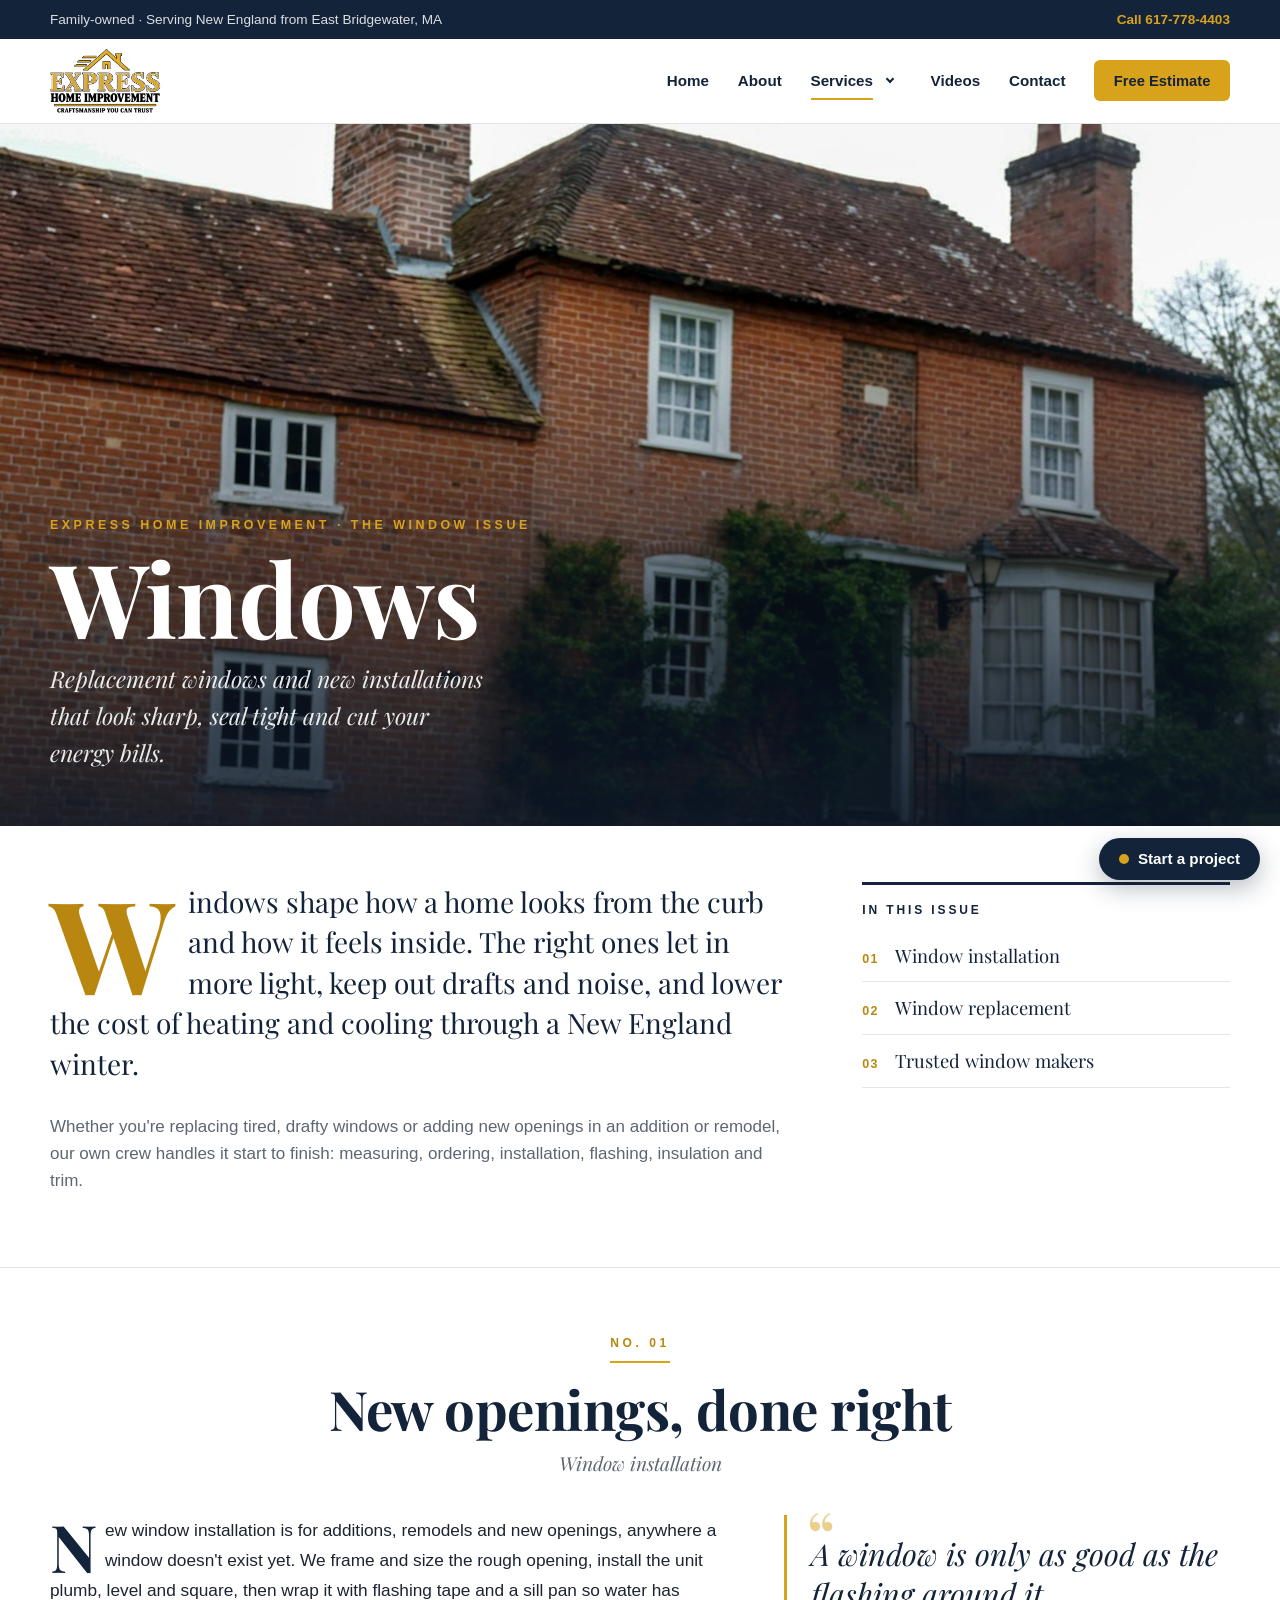
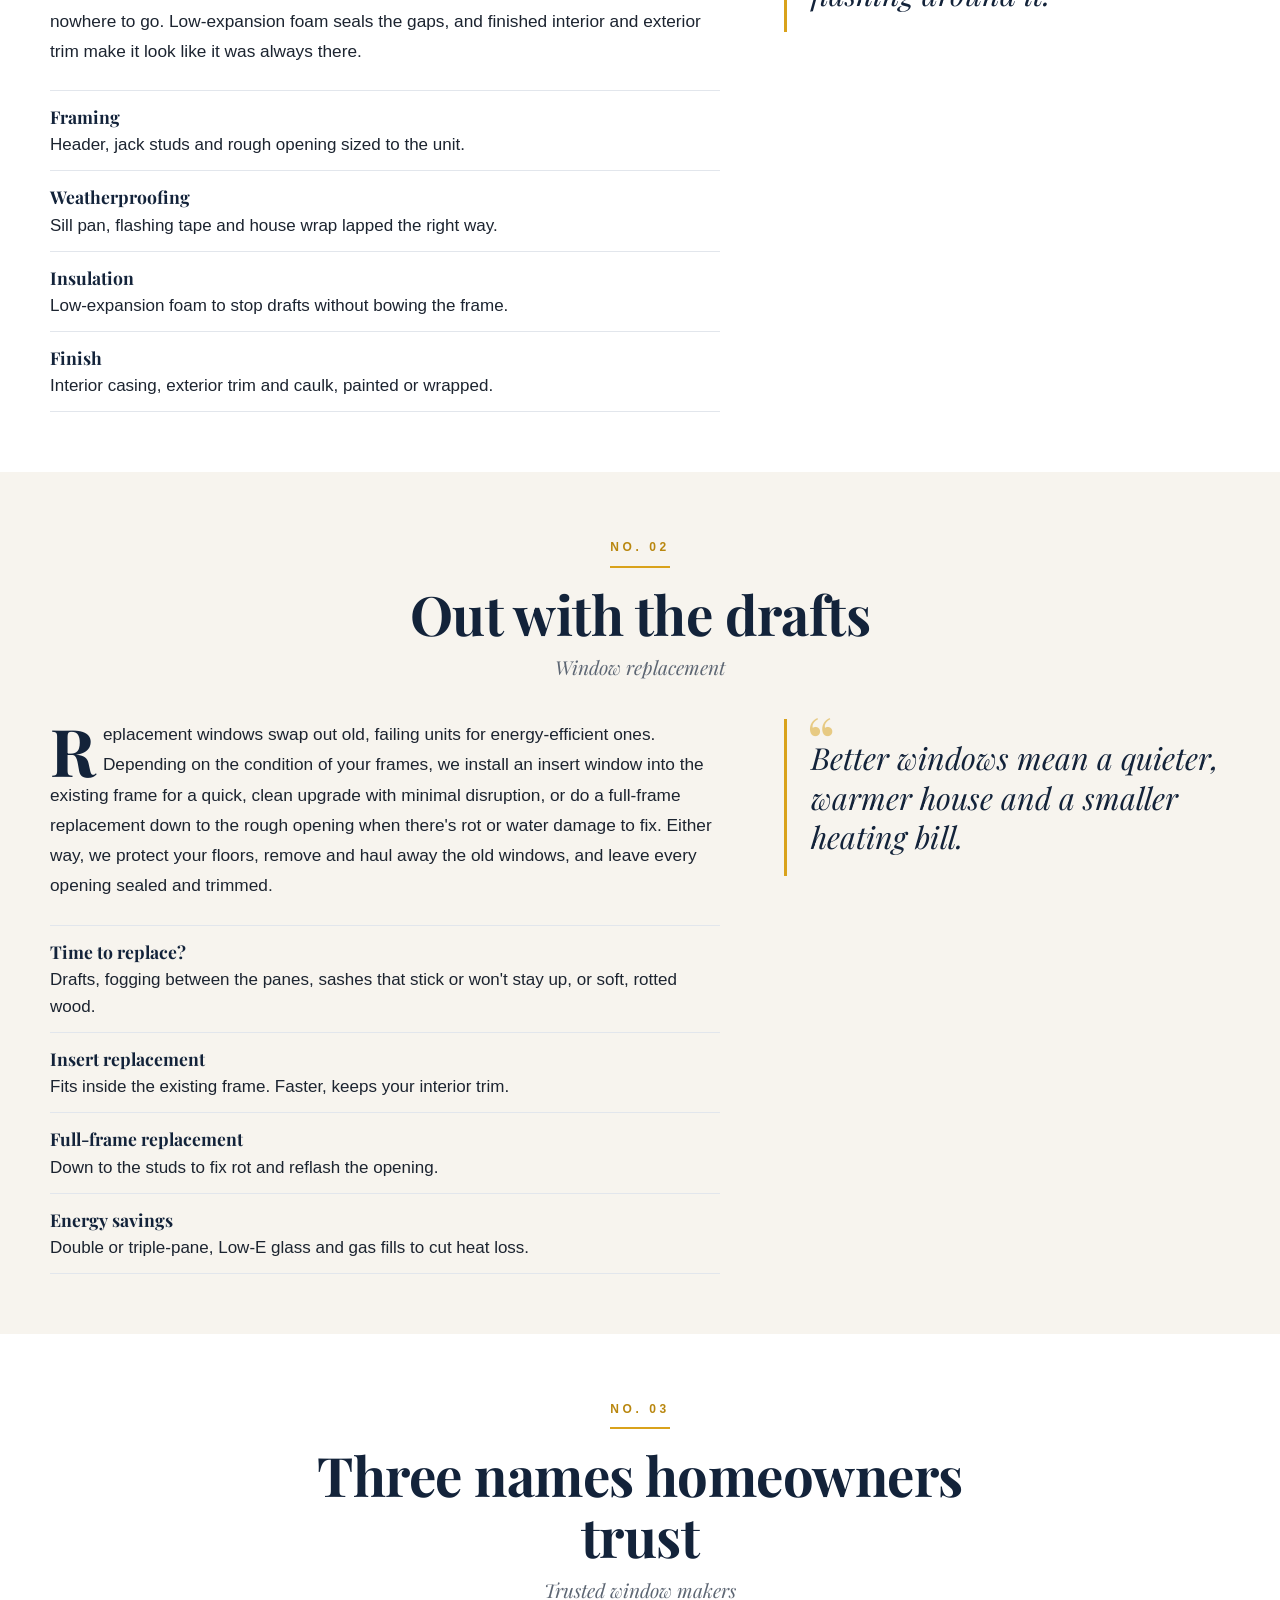
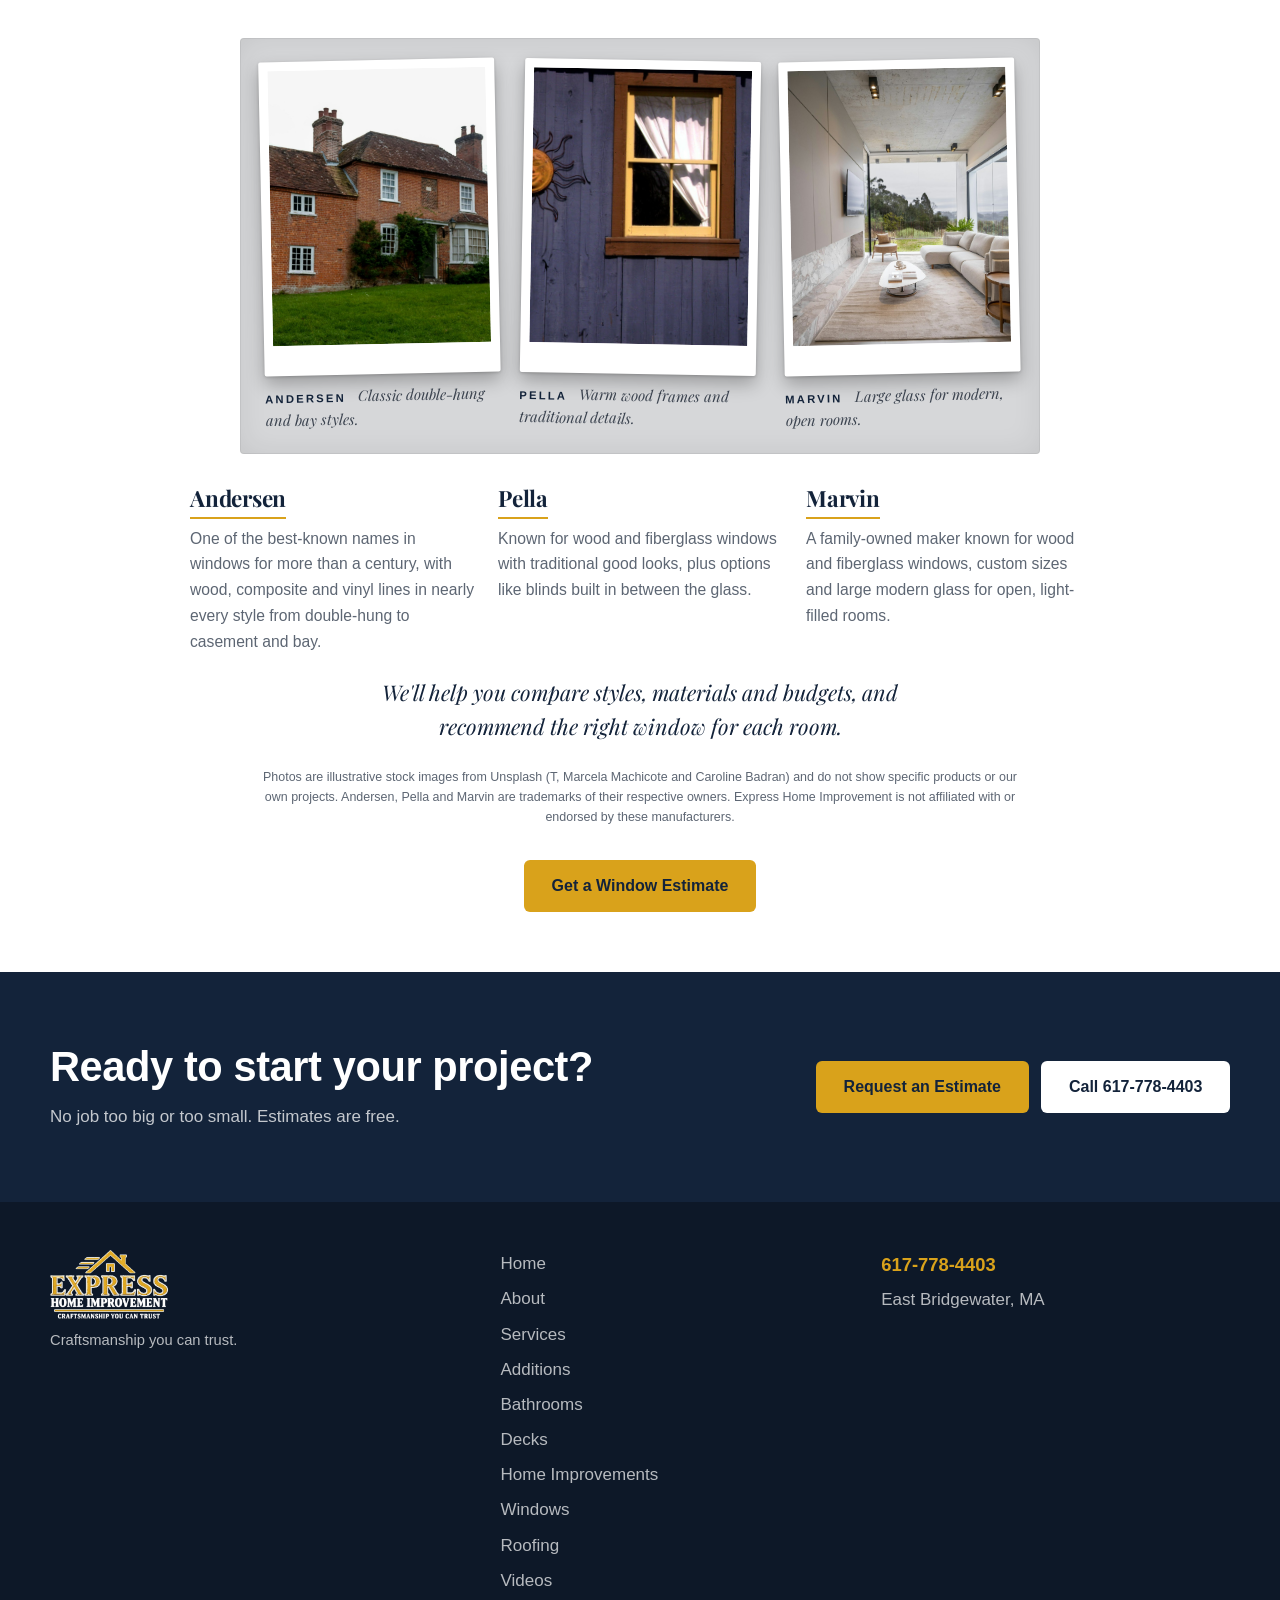
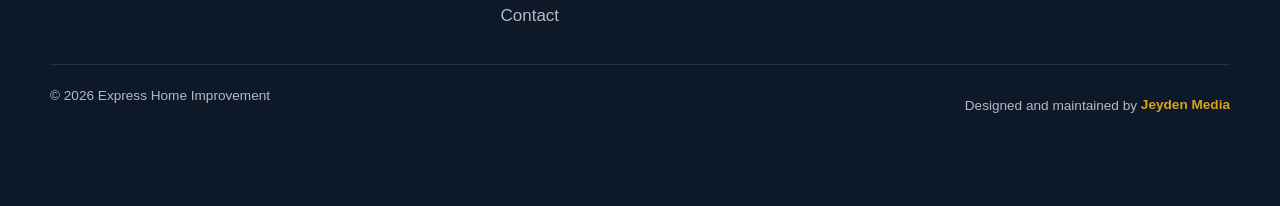
<file: windows.html>
<!DOCTYPE html>
<html lang="en">
<head>
  <meta charset="UTF-8">
  <meta name="viewport" content="width=device-width, initial-scale=1">
  <title>Window Replacement &amp; Installation in East Bridgewater, MA | Express Home Improvement</title>
  <meta name="description" content="Energy-efficient replacement windows and new window installation in East Bridgewater and across Massachusetts. Insert and full-frame replacement, flashing and trim. Free estimates: 617-778-4403.">
  <meta name="keywords" content="window replacement East Bridgewater MA, window installation Massachusetts, replacement windows, energy-efficient windows, new construction windows, full-frame window replacement, insert windows, Andersen, Pella, Marvin">
  <meta name="robots" content="index, follow, max-image-preview:large">
  <meta name="author" content="Express Home Improvement">
  <meta name="geo.region" content="US-MA">
  <meta name="geo.placename" content="East Bridgewater">
  <link rel="canonical" href="https://www.xphomeimprovement.com/windows.html">
  <meta property="og:site_name" content="Express Home Improvement">
  <meta property="og:locale" content="en_US">
  <meta property="og:type" content="website">
  <meta property="og:title" content="Window Replacement &amp; Installation | Express Home Improvement">
  <meta property="og:description" content="Energy-efficient replacement windows and new window installation in East Bridgewater and across Massachusetts. Insert and full-frame replacement, flashing and trim. Free estimates: 617-778-4403.">
  <meta property="og:url" content="https://www.xphomeimprovement.com/windows.html">
  <meta property="og:image" content="https://www.xphomeimprovement.com/images/win-andersen.jpg">
  <meta property="og:image:alt" content="Brick home with white double-hung and bay windows">
  <meta name="twitter:card" content="summary_large_image">
  <meta name="twitter:title" content="Window Replacement &amp; Installation | Express Home Improvement">
  <meta name="twitter:description" content="Energy-efficient replacement windows and new window installation in East Bridgewater and across Massachusetts. Insert and full-frame replacement, flashing and trim. Free estimates: 617-778-4403.">
  <meta name="twitter:image" content="https://www.xphomeimprovement.com/images/win-andersen.jpg">
  <meta name="theme-color" content="#13233a">
  <link rel="icon" type="image/png" href="images/favicon.png">
  <link rel="apple-touch-icon" href="images/favicon.png">
  <link rel="preconnect" href="https://fonts.googleapis.com">
  <link rel="preconnect" href="https://fonts.gstatic.com" crossorigin>
  <link rel="stylesheet" href="https://fonts.googleapis.com/css2?family=Playfair+Display:ital,wght@0,600;0,700;1,400;1,600&display=swap">
  <link rel="stylesheet" href="css/styles.css?v=20261128p">
  <script type="application/ld+json">
{
 "@context": "https://schema.org",
 "@graph": [
  {
   "@type": "HomeAndConstructionBusiness",
   "@id": "https://www.xphomeimprovement.com/#business",
   "name": "Express Home Improvement",
   "slogan": "Craftsmanship You Can Trust",
   "description": "Family-owned home improvement and remodeling contractor in East Bridgewater, MA, serving the South Shore and New England.",
   "url": "https://www.xphomeimprovement.com/",
   "logo": "https://www.xphomeimprovement.com/images/logo.png",
   "image": [
    "https://www.xphomeimprovement.com/images/hero-building.jpg",
    "https://www.xphomeimprovement.com/images/promo-crew.jpg"
   ],
   "telephone": "+1-617-778-4403",
   "email": "Expresservicescl@gmail.com",
   "address": {
    "@type": "PostalAddress",
    "addressLocality": "East Bridgewater",
    "addressRegion": "MA",
    "addressCountry": "US"
   },
   "areaServed": [
    {
     "@type": "City",
     "name": "East Bridgewater, MA"
    },
    {
     "@type": "AdministrativeArea",
     "name": "Plymouth County, MA"
    },
    {
     "@type": "State",
     "name": "Massachusetts"
    },
    {
     "@type": "Place",
     "name": "New England"
    }
   ],
   "knowsAbout": [
    "Home additions",
    "Basement remodeling",
    "Bathroom remodeling",
    "Decks and patios",
    "Home improvement",
    "Interior painting",
    "Kitchen renovations",
    "Plumbing and electrical repairs",
    "Roof installation and repair",
    "Window replacement and installation"
   ],
   "hasOfferCatalog": {
    "@type": "OfferCatalog",
    "name": "Home improvement services",
    "itemListElement": [
     {
      "@type": "Offer",
      "itemOffered": {
       "@type": "Service",
       "name": "Additions"
      }
     },
     {
      "@type": "Offer",
      "itemOffered": {
       "@type": "Service",
       "name": "Basement Remodels"
      }
     },
     {
      "@type": "Offer",
      "itemOffered": {
       "@type": "Service",
       "name": "Bathroom Remodeling"
      }
     },
     {
      "@type": "Offer",
      "itemOffered": {
       "@type": "Service",
       "name": "Decks & Patios"
      }
     },
     {
      "@type": "Offer",
      "itemOffered": {
       "@type": "Service",
       "name": "Home Improvements"
      }
     },
     {
      "@type": "Offer",
      "itemOffered": {
       "@type": "Service",
       "name": "Interior Painting"
      }
     },
     {
      "@type": "Offer",
      "itemOffered": {
       "@type": "Service",
       "name": "Kitchen Renovations"
      }
     },
     {
      "@type": "Offer",
      "itemOffered": {
       "@type": "Service",
       "name": "Repairs, Plumbing & Electrical"
      }
     },
     {
      "@type": "Offer",
      "itemOffered": {
       "@type": "Service",
       "name": "Roof Install & Repair"
      }
     },
     {
      "@type": "Offer",
      "itemOffered": {
       "@type": "Service",
       "name": "Window Replacements & Installations"
      }
     }
    ]
   }
  },
  {
   "@type": "WebSite",
   "@id": "https://www.xphomeimprovement.com/#website",
   "url": "https://www.xphomeimprovement.com/",
   "name": "Express Home Improvement",
   "publisher": {
    "@id": "https://www.xphomeimprovement.com/#business"
   }
  },
  {
   "@type": "WebPage",
   "@id": "https://www.xphomeimprovement.com/windows.html#webpage",
   "url": "https://www.xphomeimprovement.com/windows.html",
   "name": "Window Replacement & Installation in East Bridgewater, MA | Express Home Improvement",
   "description": "Energy-efficient replacement windows and new window installation in East Bridgewater and across Massachusetts. Insert and full-frame replacement, flashing and trim. Free estimates: 617-778-4403.",
   "isPartOf": {
    "@id": "https://www.xphomeimprovement.com/#website"
   },
   "about": {
    "@id": "https://www.xphomeimprovement.com/#business"
   },
   "primaryImageOfPage": "https://www.xphomeimprovement.com/images/win-andersen.jpg",
   "inLanguage": "en-US"
  },
  {
   "@type": "BreadcrumbList",
   "itemListElement": [
    {
     "@type": "ListItem",
     "position": 1,
     "name": "Home",
     "item": "https://www.xphomeimprovement.com/"
    },
    {
     "@type": "ListItem",
     "position": 2,
     "name": "Windows",
     "item": "https://www.xphomeimprovement.com/windows.html"
    }
   ]
  },
  {
   "@type": "Service",
   "serviceType": "Window Replacement and Installation",
   "name": "Window Replacement and Installation in East Bridgewater, MA",
   "provider": {
    "@id": "https://www.xphomeimprovement.com/#business"
   },
   "areaServed": [
    {
     "@type": "City",
     "name": "East Bridgewater, MA"
    },
    {
     "@type": "AdministrativeArea",
     "name": "Plymouth County, MA"
    },
    {
     "@type": "State",
     "name": "Massachusetts"
    },
    {
     "@type": "Place",
     "name": "New England"
    }
   ],
   "url": "https://www.xphomeimprovement.com/windows.html",
   "description": "Energy-efficient replacement windows and new window installation in East Bridgewater and across Massachusetts. Insert and full-frame replacement, flashing and trim. Free estimates: 617-778-4403."
  }
 ]
}
  </script>
</head>
<body class="page-mag">

<a class="skip" href="#main">Skip to content</a>

<div class="topbar">
  <div class="wrap topbar__inner">
    <span>Family-owned · Serving New England from East Bridgewater, MA</span>
    <a href="tel:16177784403">Call 617-778-4403</a>
  </div>
</div>

<header class="nav" id="top">
  <div class="wrap nav__inner">
    <a href="index.html" class="brand" aria-label="Express Home Improvement home">
      <img src="images/logo.png" alt="Express Home Improvement" width="800" height="455">
    </a>
    <nav class="nav__links" id="navLinks" aria-label="Main">
      <a href="index.html">Home</a>
      <a href="about.html">About</a>
      <div class="nav__drop is-current">
        <a href="index.html#services" class="nav__drop-link">Services</a>
        <button type="button" class="nav__drop-btn" aria-expanded="false" aria-controls="svcMenu" aria-label="Show service pages"></button>
        <div class="nav__sub" id="svcMenu">
          <a href="additions.html"><svg class="nav__ico" viewBox="0 0 24 24" aria-hidden="true"><path d="M3 11l9-7 9 7"/><path d="M5 10v10h14V10"/><path d="M12 12v6M9 15h6"/></svg><span>Additions</span></a>
          <a href="index.html#svc-basement"><svg class="nav__ico" viewBox="0 0 24 24" aria-hidden="true"><path d="M3 20h4v-4h4v-4h4V8h6"/><path d="M3 20h18"/></svg><span>Basement Remodels</span></a>
          <a href="bathrooms.html"><svg class="nav__ico" viewBox="0 0 24 24" aria-hidden="true"><path d="M4 12h16v3a4 4 0 0 1-4 4H8a4 4 0 0 1-4-4z"/><path d="M6 12V6a2 2 0 0 1 4 0"/><path d="M7 19l-1 2M17 19l1 2"/></svg><span>Bathroom Remodeling</span></a>
          <a href="decks.html"><svg class="nav__ico" viewBox="0 0 24 24" aria-hidden="true"><path d="M3 9h18M3 13h18M3 17h18"/><path d="M6 9v10M18 9v10"/><path d="M12 5v4"/></svg><span>Decks &amp; Patios</span></a>
          <a href="home-improvements.html"><svg class="nav__ico" viewBox="0 0 24 24" aria-hidden="true"><path d="M14 6l4 4"/><path d="M12 8l4-4 4 4-4 4"/><path d="M13 11l-9 9-1-1 9-9"/></svg><span>Home Improvements</span></a>
          <a href="index.html#svc-painting"><svg class="nav__ico" viewBox="0 0 24 24" aria-hidden="true"><rect x="4" y="3" width="14" height="6" rx="1"/><path d="M18 6h2v5h-8v3"/><rect x="10" y="14" width="4" height="7" rx="1"/></svg><span>Interior Painting</span></a>
          <a href="index.html#svc-kitchen"><svg class="nav__ico" viewBox="0 0 24 24" aria-hidden="true"><rect x="4" y="3" width="16" height="18" rx="2"/><path d="M4 10h16"/><circle cx="9" cy="6.5" r="1"/><circle cx="15" cy="6.5" r="1"/><path d="M8 14h8"/></svg><span>Kitchen Renovations</span></a>
          <a href="index.html#svc-repairs"><svg class="nav__ico" viewBox="0 0 24 24" aria-hidden="true"><path d="M14.7 6.3a4 4 0 0 0-5.4 5.4L3 18l3 3 6.3-6.3a4 4 0 0 0 5.4-5.4l-2.5 2.5-2.4-.6-.6-2.4z"/></svg><span>Repairs, Plumbing &amp; Electrical</span></a>
          <a href="roofing.html"><svg class="nav__ico" viewBox="0 0 24 24" aria-hidden="true"><path d="M2 12l10-8 10 8"/><path d="M5 10v10h14V10"/><path d="M10 20v-5h4v5"/></svg><span>Roof Install &amp; Repair</span></a>
          <a href="windows.html" aria-current="page"><svg class="nav__ico" viewBox="0 0 24 24" aria-hidden="true"><rect x="5" y="3" width="14" height="18" rx="1"/><path d="M12 3v18M5 12h14"/></svg><span>Window Replacements &amp; Installations</span></a>
        </div>
      </div>
      <a href="videos.html">Videos</a>
      <a href="index.html#contact">Contact</a>
      <a href="index.html#contact" class="btn btn--primary btn--sm">Free Estimate</a>
    </nav>
    <button class="nav__toggle" id="navToggle" aria-label="Open menu" aria-expanded="false" aria-controls="navLinks">
      <span></span><span></span><span></span>
    </button>
  </div>
</header>

<main id="main">

  <!-- MAGAZINE COVER -->
  <section class="mag-cover">
    <img src="images/win-andersen.jpg" alt="Brick home with white double-hung and bay windows" class="mag-cover__img">
    <div class="wrap mag-cover__text">
      <p class="mag-kicker">Express Home Improvement &middot; The Window Issue</p>
      <h1>Windows</h1>
      <p class="mag-dek">Replacement windows and new installations that look sharp, seal tight and cut your energy bills.</p>
    </div>
  </section>

  <!-- INTRO + CONTENTS -->
  <section class="mag-intro">
    <div class="wrap mag-intro__grid">
      <div class="mag-intro__text">
        <p class="mag-lede">Windows shape how a home looks from the curb and how it feels inside. The right ones let in more light, keep out drafts and noise, and lower the cost of heating and cooling through a New England winter.</p>
        <p>Whether you're replacing tired, drafty windows or adding new openings in an addition or remodel, our own crew handles it start to finish: measuring, ordering, installation, flashing, insulation and trim.</p>
      </div>
      <nav class="mag-toc" aria-label="Projects on this page">
        <p class="mag-toc__title">In this issue</p>
        <a href="#story-install"><span>01</span>Window installation</a>
        <a href="#story-replace"><span>02</span>Window replacement</a>
        <a href="#story-brands"><span>03</span>Trusted window makers</a>
      </nav>
    </div>
  </section>

  <article class="mag-story" id="story-install">
    <div class="wrap">
      <header class="mag-story__head"><span class="mag-num">No. 01</span><h2>New openings, done right</h2><p class="mag-dek">Window installation</p></header>
      <div class="mag-cols">
        <div>
          <p class="mag-drop">New window installation is for additions, remodels and new openings, anywhere a window doesn't exist yet. We frame and size the rough opening, install the unit plumb, level and square, then wrap it with flashing tape and a sill pan so water has nowhere to go. Low-expansion foam seals the gaps, and finished interior and exterior trim make it look like it was always there.</p>
          <ul class="mag-list">
            <li><b>Framing</b> Header, jack studs and rough opening sized to the unit.</li>
            <li><b>Weatherproofing</b> Sill pan, flashing tape and house wrap lapped the right way.</li>
            <li><b>Insulation</b> Low-expansion foam to stop drafts without bowing the frame.</li>
            <li><b>Finish</b> Interior casing, exterior trim and caulk, painted or wrapped.</li>
          </ul>
        </div>
        <blockquote class="mag-quote">A window is only as good as the flashing around it.</blockquote>
      </div>
    </div>
  </article>

  <article class="mag-story mag-story--tint" id="story-replace">
    <div class="wrap">
      <header class="mag-story__head"><span class="mag-num">No. 02</span><h2>Out with the drafts</h2><p class="mag-dek">Window replacement</p></header>
      <div class="mag-cols">
        <div>
          <p class="mag-drop">Replacement windows swap out old, failing units for energy-efficient ones. Depending on the condition of your frames, we install an insert window into the existing frame for a quick, clean upgrade with minimal disruption, or do a full-frame replacement down to the rough opening when there's rot or water damage to fix. Either way, we protect your floors, remove and haul away the old windows, and leave every opening sealed and trimmed.</p>
          <ul class="mag-list">
            <li><b>Time to replace?</b> Drafts, fogging between the panes, sashes that stick or won't stay up, or soft, rotted wood.</li>
            <li><b>Insert replacement</b> Fits inside the existing frame. Faster, keeps your interior trim.</li>
            <li><b>Full-frame replacement</b> Down to the studs to fix rot and reflash the opening.</li>
            <li><b>Energy savings</b> Double or triple-pane, Low-E glass and gas fills to cut heat loss.</li>
          </ul>
        </div>
        <blockquote class="mag-quote">Better windows mean a quieter, warmer house and a smaller heating bill.</blockquote>
      </div>
    </div>
  </article>

  <article class="mag-story" id="story-brands">
    <div class="wrap">
      <header class="mag-story__head"><span class="mag-num">No. 03</span><h2>Three names homeowners trust</h2><p class="mag-dek">Trusted window makers</p></header>
      <div class="mag__ba mag__ba--three">
        <figure class="mag__fig"><button class="gallery__item"><img src="images/win-andersen.jpg" alt="Traditional brick house with white double-hung and bay windows" loading="lazy"></button><figcaption><b>Andersen</b> Classic double-hung and bay styles.</figcaption></figure>
        <figure class="mag__fig"><button class="gallery__item"><img src="images/win-pella.jpg" alt="Wood double-hung window with a natural wood frame" loading="lazy"></button><figcaption><b>Pella</b> Warm wood frames and traditional details.</figcaption></figure>
        <figure class="mag__fig"><button class="gallery__item"><img src="images/win-marvin.jpg" alt="Modern living room with floor-to-ceiling windows" loading="lazy"></button><figcaption><b>Marvin</b> Large glass for modern, open rooms.</figcaption></figure>
      </div>
      <div class="mag-brands">
        <div><h3>Andersen</h3><p>One of the best-known names in windows for more than a century, with wood, composite and vinyl lines in nearly every style from double-hung to casement and bay.</p></div>
        <div><h3>Pella</h3><p>Known for wood and fiberglass windows with traditional good looks, plus options like blinds built in between the glass.</p></div>
        <div><h3>Marvin</h3><p>A family-owned maker known for wood and fiberglass windows, custom sizes and large modern glass for open, light-filled rooms.</p></div>
      </div>
      <p class="mag-caption-lg">We'll help you compare styles, materials and budgets, and recommend the right window for each room.</p>
      <p class="mag-note">Photos are illustrative stock images from Unsplash (T, Marcela Machicote and Caroline Badran) and do not show specific products or our own projects. Andersen, Pella and Marvin are trademarks of their respective owners. Express Home Improvement is not affiliated with or endorsed by these manufacturers.</p>
      <div class="bath__cta"><a href="index.html?service=window#contact" class="btn btn--primary">Get a Window Estimate</a></div>
    </div>
  </article>

  <!-- CTA -->
  <section class="cta">
    <div class="wrap cta__inner">
      <div>
        <h2>Ready to start your project?</h2>
        <p>No job too big or too small. Estimates are free.</p>
      </div>
      <div class="cta__btns">
        <a href="index.html#contact" class="btn btn--primary">Request an Estimate</a>
        <a href="tel:16177784403" class="btn btn--white">Call 617-778-4403</a>
      </div>
    </div>
  </section>

</main>

<footer class="footer">
  <div class="wrap footer__inner">
    <div class="footer__brand">
      <img src="images/logo-light.png" alt="Express Home Improvement" width="800" height="455" loading="lazy">
      <p>Craftsmanship you can trust.</p>
    </div>
    <nav aria-label="Footer">
      <a href="index.html">Home</a>
      <a href="about.html">About</a>
      <a href="index.html#services">Services</a>
      <a href="additions.html">Additions</a>
      <a href="bathrooms.html">Bathrooms</a>
      <a href="decks.html">Decks</a>
      <a href="home-improvements.html">Home Improvements</a>
      <a href="windows.html">Windows</a>
      <a href="roofing.html">Roofing</a>
      <a href="videos.html">Videos</a>
      <a href="index.html#contact">Contact</a>
    </nav>
    <div class="footer__contact">
      <a href="tel:16177784403">617-778-4403</a>
      <span>East Bridgewater, MA</span>
    </div>
  </div>
  <div class="wrap footer__copy"><span>© <span id="year">2026</span> Express Home Improvement</span><span class="footer__credit">Designed and maintained by <a href="https://jeydenmedia.com" target="_blank" rel="noopener">Jeyden Media</a></span></div>
</footer>

<div class="callbar">
  <a href="tel:16177784403" class="btn btn--white">Call Now</a>
  <a href="index.html#contact" class="btn btn--primary">Free Estimate</a>
</div>

<div class="lightbox" id="lightbox" hidden role="dialog" aria-modal="true" aria-label="Project photo">
  <button class="lightbox__close" aria-label="Close">×</button>
  <button class="lightbox__nav lightbox__prev" aria-label="Previous photo">‹</button>
  <img alt="">
  <button class="lightbox__nav lightbox__next" aria-label="Next photo">›</button>
</div>

<script src="js/main.js?v=20261128p"></script>
<script src="js/intake.js?v=20261128p"></script>
</body>
</html>
</file>
<file: css/styles.css>
:root {
  --navy: #13233a;
  --navy-2: #1d3350;
  --gold: #d9a21b;
  --gold-dk: #b9870f;
  --text: #1c2430;
  --muted: #5d6673;
  --bg: #ffffff;
  --tint: #f3f5f8;
  --line: #e2e6ec;
  --radius: 6px;
  --font: Arial, "Helvetica Neue", Helvetica, sans-serif;
  --wrap: 1180px;
}

*, *::before, *::after { box-sizing: border-box; }
html { scroll-behavior: smooth; scroll-padding-top: 90px; }
body { margin: 0; font-family: var(--font); font-size: 17px; line-height: 1.6; color: var(--text); background: var(--bg); }
img { max-width: 100%; display: block; }
a { color: inherit; }
button, input, select, textarea { font-family: var(--font); }
h1, h2, h3 { font-family: var(--font); color: var(--navy); line-height: 1.12; margin: 0 0 .5em; font-weight: 700; letter-spacing: -.01em; }
h1 { font-size: clamp(2.4rem, 5.2vw, 4rem); letter-spacing: -.02em; }
h2 { font-size: clamp(1.8rem, 3.4vw, 2.6rem); }
h3 { font-size: 1.15rem; }
p { margin: 0 0 1em; }
.muted { color: var(--muted); }

.wrap { width: min(var(--wrap), 100% - 2.5rem); margin-inline: auto; }
.skip { position: absolute; left: -9999px; }
.skip:focus { left: 1rem; top: 1rem; z-index: 200; background: var(--gold); padding: .5rem 1rem; }
:focus-visible { outline: 3px solid var(--gold); outline-offset: 2px; }

.kicker { font-size: .8rem; font-weight: 700; letter-spacing: .14em; text-transform: uppercase; color: var(--gold-dk); margin-bottom: .8rem; }

/* Buttons */
.btn {
  display: inline-flex; align-items: center; justify-content: center;
  font: 700 1rem/1 var(--font); text-decoration: none; padding: 1rem 1.6rem;
  border-radius: var(--radius); border: 2px solid transparent; cursor: pointer;
  transition: background .2s, color .2s, border-color .2s, box-shadow .2s;
}
.btn--sm { padding: .7rem 1.1rem; font-size: .92rem; }
.btn--block { width: 100%; }
.btn--primary { background: var(--gold); color: var(--navy); }
.btn--primary:hover { background: var(--gold-dk); color: #fff; }
.btn--outline { border-color: var(--navy); color: var(--navy); background: transparent; }
.btn--outline:hover { background: var(--navy); color: #fff; }
.btn--white { background: #fff; color: var(--navy); }
.btn--white:hover { background: var(--tint); }

/* Top bar + nav */
.topbar { background: var(--navy); color: rgba(255,255,255,.85); font-size: .85rem; }
.topbar__inner { display: flex; justify-content: space-between; gap: 1rem; padding: .55rem 0; }
.topbar a { color: var(--gold); font-weight: 700; text-decoration: none; }
.nav { position: sticky; top: 0; z-index: 50; background: #fff; border-bottom: 1px solid var(--line); transition: box-shadow .2s; }
.nav.is-scrolled { box-shadow: 0 4px 18px rgba(19,35,58,.08); }
.nav__inner { display: flex; align-items: center; justify-content: space-between; padding: .6rem 0; }
.brand img { height: 64px; width: auto; }
.nav__links { display: flex; align-items: center; gap: 1.8rem; }
.nav__links a:not(.btn) { text-decoration: none; font-weight: 700; font-size: .95rem; color: var(--navy); position: relative; padding: .3rem 0; }
.nav__links a:not(.btn)::after { content: ""; position: absolute; left: 0; right: 0; bottom: -2px; height: 2px; background: var(--gold); transform: scaleX(0); transition: transform .2s; }
.nav__links a:not(.btn):hover::after { transform: scaleX(1); }
/* Services dropdown */
.nav__drop { position: relative; display: flex; align-items: center; gap: .3rem; }
.nav__drop-btn { width: 24px; height: 24px; border: 0; background: none; cursor: pointer; display: grid; place-items: center; padding: 0; border-radius: 4px; -webkit-tap-highlight-color: transparent; }
.nav__drop-btn::before { content: ""; width: 6px; height: 6px; border-right: 2px solid var(--navy); border-bottom: 2px solid var(--navy); transform: translateY(-2px) rotate(45deg); transition: transform .2s; }
.nav__drop:hover .nav__drop-btn::before, .nav__drop.is-open .nav__drop-btn::before { transform: translateY(1px) rotate(-135deg); }
.nav__sub { position: absolute; top: 100%; left: -1rem; width: 230px; margin-top: .9rem; padding: .4rem 0; background: #fff; border-top: 3px solid var(--gold); border-radius: 0 0 var(--radius) var(--radius); box-shadow: 0 14px 34px rgba(19,35,58,.16); display: none; flex-direction: column; z-index: 60; }
.nav__sub::before { content: ""; position: absolute; left: 0; right: 0; top: -1.3rem; height: 1.3rem; }
.nav__drop:hover .nav__sub, .nav__drop:focus-within .nav__sub, .nav__drop.is-open .nav__sub { display: flex; }
.nav__links .nav__sub a:not(.btn) { display: block; padding: .7rem 1rem; font-size: .93rem; white-space: nowrap; border-left: 3px solid transparent; }
.nav__links .nav__sub a:not(.btn)::after { display: none; }
.nav__links .nav__sub a:not(.btn):hover, .nav__links .nav__sub a:not(.btn):focus-visible { background: var(--tint); border-left-color: var(--gold); outline: none; }
.nav__links .nav__sub a[aria-current="page"] { color: var(--gold-dk); border-left-color: var(--gold); }
.nav__drop.is-current .nav__drop-link::after { transform: scaleX(1); }
.nav__toggle { display: none; background: none; border: 0; width: 44px; height: 44px; cursor: pointer; position: relative; }
.nav__toggle span { position: absolute; left: 10px; right: 10px; height: 2px; background: var(--navy); transition: transform .25s, opacity .25s; }
.nav__toggle span:nth-child(1) { top: 14px; }
.nav__toggle span:nth-child(2) { top: 21px; }
.nav__toggle span:nth-child(3) { top: 28px; }
.nav.is-open .nav__toggle span:nth-child(1) { transform: translateY(7px) rotate(45deg); }
.nav.is-open .nav__toggle span:nth-child(2) { opacity: 0; }
.nav.is-open .nav__toggle span:nth-child(3) { transform: translateY(-7px) rotate(-45deg); }

/* Hero: photo on the right that fades into white on the left */
.hero { position: relative; overflow: hidden; background: #fff; }
.hero__photo {
  position: absolute; top: 0; right: 0; bottom: 0; width: 66%;
  background: #e9edf2 url("../images/hero-building.jpg") 60% 55% / cover no-repeat;
  -webkit-mask-image: linear-gradient(to right, transparent 0%, rgba(0,0,0,.35) 22%, #000 55%);
          mask-image: linear-gradient(to right, transparent 0%, rgba(0,0,0,.35) 22%, #000 55%);
}
.hero__photo video { width: 100%; height: 100%; object-fit: cover; object-position: 60% 55%; display: block; }
.hero__photo::after { content: ""; position: absolute; inset: auto 0 0 0; height: 30%; background: linear-gradient(to top, #fff, transparent); }
.hero__inner { position: relative; padding: clamp(3.5rem, 7vw, 6rem) 0 clamp(3rem, 6vw, 5rem); }
.hero__copy { max-width: 33rem; }
.hero h1 span { color: var(--gold-dk); }
.hero__lead { font-size: 1.15rem; color: var(--muted); max-width: 30rem; }
.hero__cta { display: flex; flex-wrap: wrap; gap: .8rem; margin: 1.8rem 0 1.6rem; }
.checks { list-style: none; margin: 0; padding: 0; display: flex; flex-wrap: wrap; gap: .5rem 1.4rem; font-size: .95rem; font-weight: 700; color: var(--navy); }
.checks li::before { content: "✓"; color: var(--gold-dk); margin-right: .4rem; }

/* About page header */
.page-head { background: var(--tint); padding: clamp(3rem, 7vw, 5rem) 0 clamp(2rem, 5vw, 3.5rem); border-bottom: 4px solid var(--gold); }
.page-head h1 { margin-bottom: .3em; }
.page-head .hero__lead { margin: 0; }
.nav__links a[aria-current="page"]::after { transform: scaleX(1); }

/* Sections */
.section { padding: clamp(4rem, 8vw, 6.5rem) 0; }
.section--tint { background: var(--tint); }
.head { max-width: 40rem; margin-bottom: 2.6rem; }
.head--row { max-width: none; display: flex; justify-content: space-between; align-items: end; gap: 1.5rem; }
.head--row .muted { margin: 0; }

/* Services */
.services { display: grid; grid-template-columns: repeat(3, 1fr); gap: 1.5rem; }
.service {
  display: flex; flex-direction: column; text-decoration: none; background: #fff;
  border: 1px solid var(--line); border-radius: var(--radius); overflow: hidden;
  transition: transform .25s, box-shadow .25s, border-color .25s;
}
.service:hover { transform: translateY(-4px); box-shadow: 0 16px 34px -18px rgba(19,35,58,.35); border-color: transparent; }
.service__img { aspect-ratio: 16 / 10; overflow: hidden; background: var(--tint); }
.service__img img { width: 100%; height: 100%; object-fit: cover; transition: transform .5s; }
.service:hover .service__img img { transform: scale(1.05); }
.service__body { padding: 1.3rem 1.4rem 1.5rem; display: flex; flex-direction: column; flex: 1; }
.service__body p { color: var(--muted); font-size: .97rem; flex: 1; }
.service__link { font-weight: 700; font-size: .92rem; color: var(--navy); border-top: 1px solid var(--line); padding-top: .9rem; }
.service__link::after { content: " →"; color: var(--gold-dk); transition: margin .2s; }
.service:hover .service__link::after { margin-left: .3rem; }

/* Bathroom remodels */
.bath__intro { max-width: 26rem; }
.tag { display: inline-block; font-size: .72rem; font-weight: 700; letter-spacing: .1em; text-transform: uppercase; padding: .3rem .6rem; border-radius: 4px; background: var(--tint); color: var(--navy); margin: 0 .6rem .4rem 0; }
.tag--done { background: var(--gold); color: var(--navy); }
.service--text { background: var(--navy); border-color: var(--navy); }
.service--text .service__body { justify-content: center; padding: 2rem 1.6rem; }
.service--text h3 { color: #fff; font-size: 1.4rem; }
.service--text p { color: rgba(255,255,255,.75); flex: 0 0 auto; }
.service--text .service__link { color: var(--gold); border-color: rgba(255,255,255,.15); }
.service__icon { font-size: 2.2rem; line-height: 1; margin-bottom: 1rem; }
.bath__cta { margin-top: 2rem; text-align: center; }
.ba { margin-top: 3rem; }
.ba__title { margin-bottom: 1rem; }
.ba__pair { display: grid; grid-template-columns: 1fr 1fr; gap: 1rem; }
.ba__steps { display: grid; grid-template-columns: repeat(3, 1fr); gap: 1rem; margin-top: 1rem; }
.ba__item { margin: 0; position: relative; border-radius: var(--radius); overflow: hidden; }
.ba__item .gallery__item { display: block; width: 100%; border-radius: 0; aspect-ratio: 4 / 3; }
.ba__pair .gallery__item { aspect-ratio: 4 / 5; }
.ba__pair--wide .gallery__item { aspect-ratio: 16 / 9; }
.ba__pair--one { grid-template-columns: 1fr; }
.ba__steps--tall .gallery__item { aspect-ratio: 3 / 4; }
.bath-grid { display: grid; grid-template-columns: repeat(5, 1fr); gap: 1rem; }
.bath-grid .gallery__item { aspect-ratio: 3 / 4; }
@media (max-width: 980px) { .bath-grid { grid-template-columns: repeat(3, 1fr); } }
@media (max-width: 560px) { .bath-grid { grid-template-columns: 1fr 1fr; gap: .5rem; } .ba__steps--tall { grid-template-columns: 1fr 1fr; } .ba__steps--tall .ba__item:first-child { grid-column: 1 / -1; } .ba__steps--tall .ba__item:first-child .gallery__item { aspect-ratio: 4 / 3; } }
.ba__pair--tall { margin-top: 1rem; }
.ba__pair--tall .gallery__item { aspect-ratio: 3 / 4; }
.ba__pair--tall img { object-position: center 25%; }
.ba__item figcaption { position: absolute; left: .8rem; top: .8rem; pointer-events: none; }
.ba__item .tag { margin: 0; box-shadow: 0 2px 8px rgba(0,0,0,.2); }
.bath-feature { display: grid; grid-template-columns: 1fr 1fr; gap: clamp(2rem, 5vw, 4.5rem); align-items: center; }
.bath-feature__img { margin: 0; border-radius: var(--radius); overflow: hidden; }
.bath-feature__img .gallery__item { display: block; width: 100%; aspect-ratio: 4 / 5; border-radius: 0; }
.bath-feature__copy .muted { margin-bottom: 1.6rem; }
/* Decks */
.decks { display: grid; grid-template-columns: 1fr 1fr 2fr; grid-template-rows: 250px 250px; gap: 1rem; }
.deck__item { margin: 0; position: relative; border-radius: var(--radius); overflow: hidden; }
.deck__item .gallery__item { display: block; width: 100%; height: 100%; border-radius: 0; }
.deck__item figcaption {
  position: absolute; left: 0; right: 0; bottom: 0; padding: 2rem 1rem .9rem; pointer-events: none;
  color: #fff; font-size: .92rem; font-weight: 700; background: linear-gradient(to top, rgba(13,24,40,.85), transparent);
}
.deck__item .tag { display: table; margin: 0 0 .35rem; }
.d-tall { grid-row: span 2; }
.d-tall:nth-child(1) { grid-column: 1; } .d-tall:nth-child(2) { grid-column: 2; }
.d-wide { grid-column: 3; }
.gallery.gallery--two { grid-template-columns: repeat(2, 1fr); grid-auto-rows: 340px; }

/* About */
.about { display: grid; grid-template-columns: 1fr 1fr; gap: clamp(2rem, 5vw, 4.5rem); align-items: center; }
.about__img { border-radius: var(--radius); overflow: hidden; aspect-ratio: 4 / 5; position: relative; }
.about__img::after { content: ""; position: absolute; left: 0; bottom: 0; width: 40%; height: 6px; background: var(--gold); }
.about__img img { width: 100%; height: 100%; object-fit: cover; }
.about__copy > p { color: var(--muted); }
.steps { list-style: none; padding: 0; margin: 1.8rem 0 0; display: grid; gap: 1rem; }
.steps li { display: flex; gap: 1rem; align-items: flex-start; background: #fff; padding: 1.1rem 1.2rem; border-radius: var(--radius); border-left: 4px solid var(--gold); }
.steps b { flex: none; width: 36px; height: 36px; border-radius: 50%; background: var(--navy); color: #fff; display: grid; place-items: center; font-size: .95rem; }
.steps h3 { margin-bottom: .15em; font-size: 1.05rem; }
.steps p { margin: 0; color: var(--muted); font-size: .95rem; }

/* Gallery */
.gallery { display: grid; grid-template-columns: repeat(4, 1fr); grid-auto-rows: 220px; gap: .9rem; }
.gallery__item { border: 0; padding: 0; border-radius: var(--radius); overflow: hidden; cursor: zoom-in; background: var(--tint); position: relative; }
.gallery__item img { width: 100%; height: 100%; object-fit: cover; transition: transform .5s; }
.gallery__item:hover img { transform: scale(1.06); }
.gallery__item::after { content: ""; position: absolute; inset: 0; background: rgba(19,35,58,0); transition: background .3s; }
.gallery__item:hover::after { background: rgba(19,35,58,.15); }
.g-big { grid-column: span 2; grid-row: span 2; }
.g-wide { grid-column: span 2; }

/* CTA */
.cta { background: var(--navy); color: #fff; padding: clamp(3rem, 6vw, 4.5rem) 0; }
.cta__inner { display: flex; align-items: center; justify-content: space-between; gap: 2rem; flex-wrap: wrap; }
.cta h2 { color: #fff; margin-bottom: .3em; }
.cta p { margin: 0; color: rgba(255,255,255,.75); }
.cta__btns { display: flex; gap: .8rem; flex-wrap: wrap; }

/* Contact */
.contact { display: grid; grid-template-columns: .9fr 1.1fr; gap: clamp(2rem, 5vw, 4.5rem); align-items: start; }
.contact__info > p { color: var(--muted); }
.contact__list { list-style: none; padding: 0; margin: 1.6rem 0 0; border-top: 1px solid var(--line); }
.contact__list li { display: flex; justify-content: space-between; gap: 1rem; padding: .9rem 0; border-bottom: 1px solid var(--line); font-weight: 700; color: var(--navy); }
.contact__list span { font-weight: 400; color: var(--muted); }
.contact__list a { color: var(--gold-dk); text-decoration: none; }
.form { background: var(--tint); border-radius: var(--radius); padding: clamp(1.4rem, 3vw, 2.2rem); border-top: 5px solid var(--gold); }
.form label { display: block; font-size: .9rem; font-weight: 700; color: var(--navy); margin-bottom: 1rem; }
.form input, .form select, .form textarea {
  display: block; width: 100%; margin-top: .4rem; font-size: 1rem; color: var(--text);
  background: #fff; border: 1px solid #cfd5de; border-radius: var(--radius); padding: .85rem .9rem;
  transition: border-color .2s, box-shadow .2s;
}
.form input:focus, .form select:focus, .form textarea:focus { outline: none; border-color: var(--navy); box-shadow: 0 0 0 3px rgba(19,35,58,.12); }
.form .is-invalid { border-color: #c62828; }
.form__row { display: grid; grid-template-columns: 1fr 1fr; gap: 1rem; }
.form__note { margin: .9rem 0 0; font-size: .85rem; color: var(--muted); text-align: center; }

/* Footer */
.footer { background: #0d1828; color: rgba(255,255,255,.7); padding: 3rem 0 1.5rem; }
.footer__inner { display: grid; grid-template-columns: 1.2fr 1fr 1fr; gap: 2rem; align-items: start; }
.footer__brand img { height: 69px; width: auto; margin-bottom: .6rem; }
.footer__brand p { margin: 0; font-size: .92rem; }
.footer nav { display: grid; gap: .5rem; }
.footer a { text-decoration: none; }
.footer nav a:hover { color: #fff; }
.footer__contact { display: grid; gap: .4rem; }
.footer__contact a { color: var(--gold); font-weight: 700; font-size: 1.15rem; }
.footer__copy { margin-top: 2.2rem; padding-top: 1.2rem; border-top: 1px solid rgba(255,255,255,.1); font-size: .85rem; }

/* Mobile call bar */
.callbar { position: fixed; left: 0; right: 0; bottom: 0; z-index: 40; display: none; gap: .5rem; padding: .6rem; background: var(--navy); transform: translateY(100%); transition: transform .3s; }
.callbar .btn { flex: 1; padding: .85rem; }
.callbar.is-visible { transform: none; }

/* Lightbox */
.lightbox { position: fixed; inset: 0; z-index: 120; background: rgba(13,24,40,.94); display: grid; place-items: center; padding: 4rem 1rem; }
.lightbox[hidden] { display: none; }
.lightbox img { max-height: 84vh; max-width: min(1100px, 88vw); border-radius: var(--radius); object-fit: contain; }
.lightbox button { position: absolute; background: #fff; color: var(--navy); border: 0; border-radius: 50%; width: 48px; height: 48px; font-size: 1.6rem; line-height: 1; cursor: pointer; }
.lightbox button:hover { background: var(--gold); }
.lightbox__close { top: 1rem; right: 1rem; }
.lightbox__prev { left: 1rem; top: 50%; margin-top: -24px; }
.lightbox__next { right: 1rem; top: 50%; margin-top: -24px; }

/* Reveal */
.reveal { opacity: 0; transform: translateY(18px); transition: opacity .6s ease, transform .6s ease; }
.reveal.is-in { opacity: 1; transform: none; }

/* Responsive */
@media (max-width: 980px) {
  .services { grid-template-columns: repeat(2, 1fr); }
      .decks { grid-template-columns: 1fr 1fr; grid-template-rows: 300px 220px 220px; }
  .d-tall:nth-child(1), .d-tall:nth-child(2) { grid-column: auto; grid-row: 1; }
  .d-wide { grid-column: 1 / -1; }
  .about, .contact, .bath-feature { grid-template-columns: 1fr; }
  .bath-feature__img .gallery__item { aspect-ratio: 4 / 3; }
  .about__img { aspect-ratio: 16 / 10; }
  .footer__inner { grid-template-columns: 1fr 1fr; }
  .footer__brand { grid-column: 1 / -1; }
  .gallery { grid-template-columns: repeat(2, 1fr); grid-auto-rows: 180px; }
}
@media (max-width: 820px) {
  .topbar span { display: none; }
  .topbar__inner { justify-content: center; }
  .nav__toggle { display: block; }
  .nav__links {
    position: absolute; top: 100%; left: 0; right: 0; flex-direction: column; align-items: stretch; gap: 0;
    background: #fff; border-bottom: 1px solid var(--line); padding: .5rem 1.25rem 1.2rem;
    display: none;
  }
  .nav.is-open .nav__links { display: flex; }
  .nav__links a:not(.btn) { padding: .9rem 0; border-bottom: 1px solid var(--line); }
  .nav__links .btn { margin-top: 1rem; }
  .nav__links a:not(.btn)::after { display: none; }
  .nav__links a[aria-current="page"], .nav__drop.is-current .nav__drop-link { color: var(--gold-dk); }
  .nav__drop { flex-wrap: wrap; border-bottom: 1px solid var(--line); }
  .nav__drop .nav__drop-link { flex: 1; border-bottom: 0 !important; }
  .nav__drop-btn { width: 44px; height: 44px; margin-right: -10px; }
  .nav__drop-btn::before { width: 8px; height: 8px; }
  .nav__drop:hover .nav__drop-btn::before { transform: translateY(-2px) rotate(45deg); }
  .nav__drop.is-open .nav__drop-btn::before { transform: translateY(2px) rotate(-135deg); }
  .nav__drop:hover .nav__sub, .nav__drop:focus-within .nav__sub { display: none; }
  .nav__drop.is-open .nav__sub { display: flex; }
  .nav__sub { position: static; width: 100%; margin: 0; padding: 0 0 .4rem; border: 0; border-radius: 0; box-shadow: none; background: none; }
  .nav__sub::before { display: none; }
  .nav__links .nav__sub a:not(.btn) { padding: .7rem 0 .7rem 1rem; border-left: 0; border-bottom: 0; font-size: .95rem; }
  .nav__links .nav__sub a:not(.btn):hover, .nav__links .nav__sub a:not(.btn):focus-visible { background: none; color: var(--gold-dk); }
  .nav__links .nav__sub a[aria-current="page"] { border-left: 0; }
  .brand img { height: 53px; }
  /* On phones the photo sits on top and fades down into the text */
  .hero__photo {
    position: relative; width: 100%; height: 260px;
    -webkit-mask-image: linear-gradient(to bottom, #000 55%, transparent 100%);
            mask-image: linear-gradient(to bottom, #000 55%, transparent 100%);
  }
  .hero__photo::after { display: none; }
  .hero__inner { padding: 0 0 3rem; margin-top: -1rem; }
  .callbar { display: flex; }
  .footer { padding-bottom: 5.5rem; }
  .head--row { flex-direction: column; align-items: flex-start; }
}
@media (max-width: 560px) {
  .services { grid-template-columns: 1fr; }
      .decks { grid-template-rows: 260px 200px 200px; }
  .gallery.gallery--two { grid-auto-rows: 220px; }
  .ba__steps { grid-template-columns: 1fr 1fr 1fr; gap: .5rem; }
  .ba__pair { gap: .5rem; }
  .ba__pair--wide { grid-template-columns: 1fr; }
  .ba__steps .tag { font-size: .6rem; padding: .2rem .4rem; }
  .ba__item figcaption { left: .4rem; top: .4rem; }
    .form__row { grid-template-columns: 1fr; }
  .footer__inner { grid-template-columns: 1fr; }
  .gallery { grid-auto-rows: 150px; }
}
@media (prefers-reduced-motion: reduce) {
  *, *::before, *::after { transition-duration: .01ms !important; scroll-behavior: auto !important; }
  .reveal { opacity: 1; transform: none; }
}

/* ---- Project intake assistant ---- */
.intake-launch { position: fixed; right: 1.25rem; bottom: 1.25rem; z-index: 60; display: inline-flex; align-items: center; gap: .55rem; padding: .85rem 1.25rem; border: 0; border-radius: 999px; background: var(--navy); color: #fff; font: 700 .95rem/1 var(--font); cursor: pointer; box-shadow: 0 8px 24px rgba(19,35,58,.3); transition: transform .2s; }
.intake-launch:hover { transform: translateY(-2px); }
.intake-launch__dot { width: 10px; height: 10px; border-radius: 50%; background: var(--gold); box-shadow: 0 0 0 0 rgba(217,162,27,.6); animation: intakePulse 2s infinite; }
.intake-launch.is-hidden { display: none; }
@keyframes intakePulse { 70% { box-shadow: 0 0 0 10px rgba(217,162,27,0); } 100% { box-shadow: 0 0 0 0 rgba(217,162,27,0); } }
.intake { position: fixed; right: 1.25rem; bottom: 1.25rem; z-index: 70; width: 380px; max-width: calc(100vw - 2rem); height: min(600px, 80vh); display: flex; flex-direction: column; background: #fff; border-radius: 12px; overflow: hidden; box-shadow: 0 18px 50px rgba(19,35,58,.3); }
.intake[hidden] { display: none; }
.intake__head { display: flex; justify-content: space-between; align-items: center; gap: 1rem; padding: .9rem 1rem; background: var(--navy); color: #fff; border-bottom: 3px solid var(--gold); }
.intake__head strong { display: block; font-size: 1rem; }
.intake__head span { display: block; font-size: .78rem; opacity: .8; }
.intake__x { background: none; border: 0; color: #fff; font-size: 1.7rem; line-height: 1; cursor: pointer; padding: 0 .25rem; }
.intake__log { flex: 1; overflow-y: auto; padding: 1rem; display: flex; flex-direction: column; gap: .55rem; background: var(--tint); }
.msg { max-width: 85%; padding: .6rem .85rem; border-radius: 12px; font-size: .93rem; line-height: 1.45; overflow-wrap: anywhere; }
.msg--bot { align-self: flex-start; background: #fff; border: 1px solid var(--line); border-bottom-left-radius: 3px; }
.msg--me { align-self: flex-end; background: var(--navy); color: #fff; border-bottom-right-radius: 3px; }
.msg--typing { display: flex; gap: 4px; }
.msg--typing span { width: 7px; height: 7px; border-radius: 50%; background: var(--muted); animation: intakeDot 1s infinite; }
.msg--typing span:nth-child(2) { animation-delay: .15s; }
.msg--typing span:nth-child(3) { animation-delay: .3s; }
@keyframes intakeDot { 0%, 80%, 100% { opacity: .3; } 40% { opacity: 1; } }
.msg a { color: inherit; font-weight: 700; }
.intake__sum { margin: .5rem 0; padding: 0; list-style: none; }
.intake__sum li { padding: .2rem 0; border-bottom: 1px solid var(--line); }
.intake__sum b { display: inline-block; min-width: 72px; color: var(--navy); }
.intake__ctrl { padding: .75rem; border-top: 1px solid var(--line); background: #fff; max-height: 45%; overflow-y: auto; }
.intake__ctrl:empty { display: none; }
.intake__chips { display: flex; flex-wrap: wrap; gap: .4rem; }
.chip { padding: .5rem .8rem; border: 1.5px solid var(--navy); border-radius: 999px; background: #fff; color: var(--navy); font: 700 .85rem/1.2 var(--font); cursor: pointer; }
.chip:hover { background: var(--navy); color: #fff; }
.intake__form { display: flex; gap: .4rem; }
.intake__form input { flex: 1; min-width: 0; padding: .7rem .8rem; border: 1.5px solid var(--line); border-radius: var(--radius); font-size: 16px; }
.intake__form input:focus { border-color: var(--navy); outline: none; }
.intake__send { width: 46px; border: 0; border-radius: var(--radius); background: var(--gold); color: var(--navy); font-size: 1.1rem; cursor: pointer; }
.intake__skip { margin-top: .4rem; background: none; border: 0; color: var(--muted); font: .85rem var(--font); text-decoration: underline; cursor: pointer; padding: .2rem; }
.intake__err { margin: .3rem 0 0; color: #b42318; font-size: .82rem; }
.intake__err:empty { display: none; }
.intake__final { display: grid; gap: .45rem; }
.intake__final .btn { padding: .8rem; }
@media (max-width: 820px) {
  /* Phones: labeled pill that appears with the call bar (past the hero) and sits above it */
  .intake-launch { right: 1rem; bottom: 5rem; padding: .75rem 1.05rem; font-size: .9rem; opacity: 0; visibility: hidden; transform: translateY(12px); transition: opacity .25s, transform .25s, visibility .25s; }
  .intake-launch::before { content: ""; width: 18px; height: 18px; background: currentColor; -webkit-mask: url("data:image/svg+xml,%3Csvg xmlns='http://www.w3.org/2000/svg' viewBox='0 0 24 24'%3E%3Cpath d='M4 4h16a2 2 0 0 1 2 2v10a2 2 0 0 1-2 2H9l-5 4v-4a2 2 0 0 1-2-2V6a2 2 0 0 1 2-2z'/%3E%3C/svg%3E") center/contain no-repeat; mask: url("data:image/svg+xml,%3Csvg xmlns='http://www.w3.org/2000/svg' viewBox='0 0 24 24'%3E%3Cpath d='M4 4h16a2 2 0 0 1 2 2v10a2 2 0 0 1-2 2H9l-5 4v-4a2 2 0 0 1-2-2V6a2 2 0 0 1 2-2z'/%3E%3C/svg%3E") center/contain no-repeat; }
  .intake-launch__dot { display: none; }
  body.callbar-on .intake-launch { opacity: 1; visibility: visible; transform: none; }
  /* Bigger tap targets */
  .topbar a { display: inline-block; padding: .55rem 0; }
  .footer nav a { display: inline-block; padding: .45rem 0; }
  .footer__contact a, .contact__list a { display: inline-block; padding: .5rem 0; }
  .intake { right: 0; bottom: 0; width: 100%; max-width: 100%; height: 88vh; height: 88dvh; border-radius: 14px 14px 0 0; }
  body.intake-open .callbar { display: none; }
}
@media (prefers-reduced-motion: reduce) { .intake-launch__dot, .msg--typing span { animation: none; } }

/* ---- Free estimate promo carousel ---- */
.promo { position: relative; height: 520px; overflow: hidden; background: var(--navy); }
.promo__track { position: absolute; inset: 0; display: flex; overflow-x: auto; scroll-snap-type: x mandatory; scroll-behavior: smooth; scrollbar-width: none; }
.promo__track::-webkit-scrollbar { display: none; }
.promo__slide { flex: 0 0 100%; margin: 0; scroll-snap-align: start; }
.promo__slide img { width: 100%; height: 100%; object-fit: cover; }
.promo__slide--split { background: var(--navy); }
.promo__slide--split img { width: 52%; margin-left: auto; object-position: center 22%; }
.promo__overlay { position: absolute; inset: 0; display: flex; align-items: center; pointer-events: none; background: linear-gradient(90deg, rgba(19,35,58,.94) 0%, rgba(19,35,58,.82) 38%, rgba(19,35,58,.15) 72%, rgba(19,35,58,0) 100%); }
.promo__overlay a { pointer-events: auto; }
.promo__overlay h2 { color: #fff; max-width: 14ch; }
.promo__overlay p:not(.kicker) { color: rgba(255,255,255,.88); max-width: 40ch; font-size: 1.05rem; }
.promo__overlay .kicker { color: var(--gold); }
.promo__btns { display: flex; flex-wrap: wrap; gap: .75rem; margin-top: 1.4rem; }
.promo__dots { position: absolute; right: 1.5rem; bottom: 1.25rem; display: flex; gap: .5rem; }
.promo__dots button { width: 12px; height: 12px; padding: 0; border-radius: 50%; border: 2px solid #fff; background: transparent; cursor: pointer; position: relative; }
.promo__dots button::after { content: ""; position: absolute; inset: -14px; }
.promo__dots button[aria-selected="true"] { background: var(--gold); border-color: var(--gold); }
@media (max-width: 820px) {
  /* Phones: photos on top (swipe), message and buttons below on navy */
  .promo { height: auto; }
  .promo__track { position: relative; height: 250px; }
  .promo__slide--split img { width: 100%; object-position: center 18%; }
  .promo__dots { left: 0; right: 0; justify-content: center; top: 218px; bottom: auto; }
  .promo__overlay { position: static; background: var(--navy); padding: 1.75rem 0 2.25rem; }
  .promo__overlay h2 { max-width: none; }
  .promo__overlay p:not(.kicker) { font-size: .98rem; }
  .promo__btns .btn { flex: 1 1 100%; }
}

/* ---- Videos page ---- */
.vids { display: grid; grid-template-columns: repeat(3, 1fr); gap: 1.5rem; }
.vid { margin: 0; display: flex; flex-direction: column; background: #fff; border: 1px solid var(--line); border-radius: var(--radius); overflow: hidden; }
.vid__frame { position: relative; aspect-ratio: 4 / 5; background: var(--navy); }
.vid video { position: absolute; inset: 0; display: block; width: 100%; height: 100%; object-fit: cover; background: var(--navy); }
/* Once playing, show the whole frame (no cropping) */
.vid.is-playing video { object-fit: contain; }
.vid figcaption { padding: 1rem 1.1rem 1.2rem; }
.vid h3 { margin-bottom: .3rem; }
.vid p { margin: 0; color: var(--muted); font-size: .95rem; }
@media (max-width: 980px) { .vids { grid-template-columns: 1fr 1fr; } }
@media (max-width: 640px) {
  .vids { grid-template-columns: 1fr; gap: 1.25rem; }
  /* Phones: each clip at its own shape, full width, never taller than the screen */
  .vid__frame { aspect-ratio: auto; }
  .vid video { position: static; height: auto; max-height: 75vh; object-fit: contain; }
}

/* ---- Polaroid frames on all project photos ---- */
.decks, .ba__pair, .ba__steps, .bath-grid, .gallery { padding: .6rem; }
.gallery__item {
  border: 9px solid #fff; border-bottom-width: 30px; border-radius: 2px; background: #fff;
  box-shadow: 0 8px 18px rgba(0,0,0,.32), 0 1px 3px rgba(0,0,0,.2);
}
.gallery__item img { border-radius: 0; }
.ba__item, .deck__item, .bath-feature__img { overflow: visible; border-radius: 4px; }
.ba__item, .deck__item, .gallery > .gallery__item { transition: transform .3s; }
.ba__item:nth-child(odd), .deck__item:nth-child(odd), .gallery > .gallery__item:nth-child(odd) { transform: rotate(-1.2deg); }
.ba__item:nth-child(even), .deck__item:nth-child(even), .gallery > .gallery__item:nth-child(even) { transform: rotate(1deg); }
.ba__item:hover, .deck__item:hover, .gallery > .gallery__item:hover { transform: rotate(0) scale(1.02); z-index: 2; }
.ba__item figcaption { left: 1.1rem; top: 1.1rem; }
/* Deck captions sit in the polaroid's white strip */
.deck__item .gallery__item { border-bottom-width: 40px; }
.deck__item figcaption { left: 9px; right: 9px; bottom: 0; height: 40px; padding: 0 .2rem; display: flex; align-items: center; gap: .5rem; background: none; color: var(--navy); font-size: .82rem; white-space: nowrap; overflow: hidden; text-overflow: ellipsis; }
.deck__item .tag { display: inline-block; margin: 0; flex: none; box-shadow: none; }
/* Show the large photos 25% smaller on desktop */
@media (min-width: 821px) {
  .decks, .ba__pair, .ba__steps, .bath-grid, .gallery { width: 75%; margin-inline: auto; }
  .ba__steps { margin-top: 1rem; }
  .decks { grid-template-rows: 188px 188px; }
  .bath-feature__img { width: 75%; justify-self: center; }
  .gallery.gallery--two { grid-auto-rows: 255px; }
}
@media (max-width: 560px) {
  .decks, .ba__pair, .ba__steps, .bath-grid, .gallery { padding: .4rem; }
  .gallery__item { border-width: 6px; border-bottom-width: 22px; }
  .deck__item .gallery__item { border-bottom-width: 34px; }
  .deck__item figcaption { left: 6px; right: 6px; height: 34px; font-size: .72rem; }
  .ba__item figcaption { left: .7rem; top: .7rem; }
}
@media (prefers-reduced-motion: reduce) { .ba__item, .deck__item, .gallery > .gallery__item { transition: none; } }
@media (min-width: 821px) {
  .ba__title, .ba > .muted { width: 75%; margin-left: auto; margin-right: auto; }
}
.deck__item figcaption { white-space: normal; line-height: 1.15; }
/* Deck tags sit on the photo corner; the white strip holds just the caption */
.deck__item figcaption { top: 0; height: auto; display: block; padding: 0; background: none; white-space: normal; overflow: visible; }
.deck__item figcaption .tag { position: absolute; left: 1.1rem; top: 1.1rem; box-shadow: 0 2px 8px rgba(0,0,0,.2); }
.deck__item .cap { position: absolute; left: 0; right: 0; bottom: 0; height: 40px; display: flex; align-items: center; justify-content: center; text-align: center; padding: 0 .4rem; line-height: 1.15; font-size: .8rem; color: var(--navy); overflow: hidden; }
@media (max-width: 560px) {
  .deck__item .cap { height: 34px; font-size: .68rem; }
  .deck__item figcaption .tag { left: .7rem; top: .7rem; font-size: .6rem; padding: .2rem .4rem; }
}

/* ---- Services dropdown: black, rounded, with icons ---- */
.nav__sub { background: #0d0d0d; border-top: 0; border-radius: 12px; padding: .5rem; width: 310px; box-shadow: 0 18px 40px rgba(0,0,0,.35); }
.nav__links .nav__sub a:not(.btn) { display: flex; align-items: center; gap: .75rem; padding: .6rem .75rem; color: #fff; border-left: 0; border-radius: 8px; font-size: .92rem; white-space: normal; line-height: 1.25; }
.nav__ico { width: 20px; height: 20px; flex: none; fill: none; stroke: var(--gold); stroke-width: 1.8; stroke-linecap: round; stroke-linejoin: round; }
.nav__links .nav__sub a:not(.btn):hover, .nav__links .nav__sub a:not(.btn):focus-visible { background: rgba(255,255,255,.09); color: var(--gold); }
.nav__links .nav__sub a[aria-current="page"] { color: var(--gold); background: rgba(217,162,27,.14); }
@media (max-width: 820px) {
  .nav__sub { width: 100%; margin: 0 0 .75rem; padding: .4rem; background: #0d0d0d; border-radius: 12px; }
  .nav__links .nav__sub a:not(.btn) { padding: .7rem .75rem; color: #fff; }
  .nav__links .nav__sub a:not(.btn):hover, .nav__links .nav__sub a:not(.btn):focus-visible { background: rgba(255,255,255,.09); color: var(--gold); }
}
@media (max-width: 820px) { .nav.is-open .nav__links { max-height: calc(100vh - 90px); max-height: calc(100dvh - 90px); overflow-y: auto; } }

/* ---- About photo: half size with a textured black border ---- */
.about__img { width: 50%; justify-self: center; padding: 14px; background: #111 url("../images/black-texture.jpg") center / 300px repeat; border-radius: 6px; overflow: visible; box-shadow: 0 14px 30px rgba(0,0,0,.35); }
.about__img img { border-radius: 2px; display: block; }
.about__img::after { left: 14px; bottom: 14px; }
@media (max-width: 980px) { .about__img { width: 75%; } }

@media (max-width: 560px) { .ba__steps.ba__steps--tall { grid-template-columns: 1fr 1fr; } }

/* Footer credit */
.footer__copy { display: flex; flex-wrap: wrap; justify-content: space-between; gap: .5rem 1.5rem; }
.footer__credit a { color: var(--gold); text-decoration: none; font-weight: 700; }
.footer__credit a:hover { text-decoration: underline; }
@media (min-width: 821px) { .footer { padding-bottom: 5rem; } }

/* ======== Home Improvements: interior-design magazine layout ======== */
.page-mag { --serif: "Playfair Display", Georgia, "Times New Roman", serif; }
.page-mag .gallery__item { border: 0; border-radius: 0; box-shadow: none; display: block; width: 100%; height: 100%; }
.page-mag .gallery__item:hover img { transform: scale(1.03); }
.mag-cover { position: relative; height: min(78vh, 720px); min-height: 440px; overflow: hidden; background: var(--navy); }
.mag-cover__img { position: absolute; inset: 0; width: 100%; height: 100%; object-fit: cover; }
.mag-cover::after { content: ""; position: absolute; inset: 0; background: linear-gradient(to top, rgba(13,24,40,.88) 0%, rgba(13,24,40,.35) 45%, rgba(13,24,40,0) 70%); }
.mag-cover__text { position: absolute; left: 0; right: 0; bottom: clamp(2rem, 6vh, 4rem); z-index: 1; color: #fff; }
.mag-kicker { font-size: .78rem; letter-spacing: .28em; text-transform: uppercase; color: var(--gold); font-weight: 700; margin-bottom: .8rem; }
.mag-cover h1 { font-family: var(--serif); color: #fff; font-weight: 700; font-size: clamp(3rem, 8vw, 6.5rem); line-height: .95; letter-spacing: -.01em; margin: 0 0 .9rem; }
.mag-cover .mag-dek { color: rgba(255,255,255,.9); font-size: clamp(1.1rem, 2vw, 1.45rem); max-width: 34ch; }
.mag-dek { font-family: var(--serif); font-style: italic; color: var(--muted); font-size: 1.2rem; margin: 0; }
.mag-intro { padding: clamp(3rem, 7vw, 5.5rem) 0; border-bottom: 1px solid var(--line); }
.mag-intro__grid { display: grid; grid-template-columns: 2fr 1fr; gap: clamp(2rem, 6vw, 5rem); align-items: start; }
.mag-lede { font-family: var(--serif); font-size: clamp(1.35rem, 2.4vw, 1.75rem); line-height: 1.45; color: var(--navy); }
.mag-lede::first-letter { float: left; font-size: 4.6em; line-height: .82; padding: .06em .1em 0 0; color: var(--gold-dk); font-weight: 700; }
.mag-intro__text p:not(.mag-lede) { color: var(--muted); }
.mag-toc { border-top: 3px solid var(--navy); padding-top: 1rem; display: flex; flex-direction: column; }
.mag-toc__title { font-size: .75rem; letter-spacing: .24em; text-transform: uppercase; font-weight: 700; color: var(--navy); margin-bottom: .6rem; }
.mag-toc a { display: flex; gap: 1rem; align-items: baseline; padding: .7rem 0; border-bottom: 1px solid var(--line); text-decoration: none; font-family: var(--serif); font-size: 1.15rem; color: var(--navy); }
.mag-toc a span { font-family: var(--font); font-size: .78rem; font-weight: 700; color: var(--gold-dk); letter-spacing: .1em; }
.mag-toc a:hover { color: var(--gold-dk); }
.mag-story { padding: clamp(3.5rem, 8vw, 6.5rem) 0; scroll-margin-top: 80px; }
.mag-story--tint { background: #f7f4ee; }
.mag-story__head { text-align: center; max-width: 760px; margin: 0 auto clamp(2rem, 4vw, 3rem); }
.mag-num { display: inline-block; font-size: .75rem; font-weight: 700; letter-spacing: .3em; text-transform: uppercase; color: var(--gold-dk); padding-bottom: .5rem; margin-bottom: 1rem; border-bottom: 2px solid var(--gold); }
.mag-story__head h2 { font-family: var(--serif); font-size: clamp(2.1rem, 4.6vw, 3.4rem); font-weight: 700; letter-spacing: -.01em; margin-bottom: .5rem; }
.mag__fig { margin: 0; display: flex; flex-direction: column; min-width: 0; }
.mag__fig .gallery__item img { width: 100%; height: 100%; object-fit: cover; display: block; }
.mag__fig .gallery__item { flex: 1; min-height: 0; overflow: hidden; }
.mag__fig figcaption { font-family: var(--serif); font-style: italic; font-size: .92rem; color: var(--muted); padding-top: .6rem; }
.mag__fig figcaption b { font-family: var(--font); font-style: normal; font-size: .7rem; letter-spacing: .2em; text-transform: uppercase; color: var(--navy); margin-right: .5rem; }
.mag-grid--feature { display: grid; grid-template-columns: 2fr 1fr; grid-template-rows: 300px 300px; gap: 1.25rem 1.5rem; }
.mag-grid--feature .mag__fig--hero { grid-row: span 2; }
.mag-cols { display: grid; grid-template-columns: 3fr 2fr; gap: clamp(2rem, 5vw, 4rem); align-items: center; margin-top: clamp(2rem, 5vw, 3.5rem); }
.mag-drop { font-size: 1.08rem; line-height: 1.75; color: var(--text); }
.mag-drop::first-letter { float: left; font-family: var(--serif); font-size: 3.8em; line-height: .8; padding: .08em .12em 0 0; color: var(--navy); font-weight: 700; }
.mag-quote { margin: 0; padding: 1.2rem 0 1.2rem 1.5rem; border-left: 3px solid var(--gold); font-family: var(--serif); font-style: italic; font-size: clamp(1.4rem, 2.6vw, 1.9rem); line-height: 1.3; color: var(--navy); position: relative; }
.mag-quote::before { content: "\201C"; position: absolute; left: 1.2rem; top: -1.6rem; font-size: 4.5rem; color: var(--gold); opacity: .5; font-style: normal; }
.mag-split { display: grid; grid-template-columns: 5fr 6fr; gap: clamp(2rem, 5vw, 4rem); align-items: start; }
.mag-split__text .mag-quote { margin: 2rem 0; }
.mag-split__text .mag__fig .gallery__item { aspect-ratio: 16 / 9; }
.mag-grid--pair { display: grid; grid-template-columns: 1fr 1fr; gap: 1.25rem; }
.mag-grid--pair .gallery__item { aspect-ratio: 3 / 4; }
.mag-grid--pair .mag__fig:nth-child(2) { margin-top: 3rem; }
.mag-grid--pair img { object-position: center 25%; }
.mag__ba { display: grid; grid-template-columns: 1fr 1fr; gap: 1.5rem; max-width: 980px; margin: 0 auto; }
.mag__ba .gallery__item { aspect-ratio: 4 / 5; }
.mag-caption-lg { font-family: var(--serif); font-style: italic; text-align: center; font-size: clamp(1.1rem, 2vw, 1.35rem); color: var(--navy); max-width: 46ch; margin: 2rem auto 0; }
.page-mag .bath__cta { margin-top: 3rem; }
@media (max-width: 820px) {
  .mag-intro__grid, .mag-cols, .mag-split { grid-template-columns: 1fr; }
  .mag-grid--feature { grid-template-columns: 1fr 1fr; grid-template-rows: 260px 180px; gap: .75rem; }
  .mag-grid--feature .mag__fig--hero { grid-column: 1 / -1; grid-row: auto; }
  .mag-grid--feature .mag__fig figcaption { font-size: .8rem; }
  .mag-grid--pair .mag__fig:nth-child(2) { margin-top: 1.5rem; }
  .mag__ba { gap: .75rem; }
  .mag-cover { height: 70vh; min-height: 420px; }
}
@media (max-width: 560px) {
  .mag-grid--feature { grid-template-rows: 220px 150px; }
  .mag__ba .gallery__item { aspect-ratio: 3 / 4; }
}

/* ---- Home Improvements: polaroids on a plain grey backdrop, 30% smaller photos, tighter spacing ---- */
.page-mag .mag-grid--feature, .page-mag .mag-grid--pair, .page-mag .mag__ba, .page-mag .mag-split__text .mag__fig {
  background: #d6d7d9; padding: 1.4rem; border-radius: 4px;
  box-shadow: inset 0 0 0 1px rgba(0,0,0,.06), inset 0 0 30px rgba(0,0,0,.08);
}
.page-mag .gallery__item {
  border: 9px solid #fff; border-bottom-width: 30px; border-radius: 2px; background: #fff;
  box-shadow: 0 8px 18px rgba(0,0,0,.28), 0 1px 3px rgba(0,0,0,.18);
}
.page-mag .mag__fig { transition: transform .3s; }
.page-mag .mag-grid--feature .mag__fig:nth-child(odd), .page-mag .mag-grid--pair .mag__fig:nth-child(odd), .page-mag .mag__ba .mag__fig:nth-child(odd) { transform: rotate(-1.2deg); }
.page-mag .mag-grid--feature .mag__fig:nth-child(even), .page-mag .mag-grid--pair .mag__fig:nth-child(even), .page-mag .mag__ba .mag__fig:nth-child(even) { transform: rotate(1deg); }
.page-mag .mag__fig:hover { transform: rotate(0) scale(1.02); z-index: 2; }
.page-mag .mag__fig figcaption { color: #3c4450; }
.mag-story { padding: clamp(2.25rem, 5vw, 3.75rem) 0; }
.mag-story__head { margin-bottom: clamp(1.25rem, 3vw, 2rem); }
.mag-intro { padding: clamp(2.25rem, 5vw, 3.5rem) 0; }
.mag-cols { margin-top: clamp(1.5rem, 3vw, 2.25rem); }
.mag-caption-lg { margin-top: 1.25rem; }
.page-mag .bath__cta { margin-top: 2rem; }
@media (min-width: 821px) {
  .page-mag .mag-grid--feature { width: 70%; margin-inline: auto; grid-template-rows: 210px 210px; }
  .page-mag .mag__ba { max-width: 686px; }
  .page-mag .mag-split { width: 85%; margin-inline: auto; }
  .page-mag .mag-grid--pair { width: 82%; justify-self: center; }
  .page-mag .mag-split__text .mag__fig { width: 82%; }
}
@media (max-width: 560px) {
  .page-mag .mag-grid--feature, .page-mag .mag-grid--pair, .page-mag .mag__ba, .page-mag .mag-split__text .mag__fig { padding: .8rem; }
  .page-mag .gallery__item { border-width: 6px; border-bottom-width: 22px; }
}
@media (prefers-reduced-motion: reduce) { .page-mag .mag__fig { transition: none; } }

/* ---- Magazine layout variants used on Bathrooms and Decks ---- */
.mag__ba--three { grid-template-columns: repeat(3, 1fr); max-width: 900px; }
.mag__ba--three .gallery__item { aspect-ratio: 3 / 4; }
.mag__ba--steps { margin-top: 1.25rem; }
.mag__ba--wide .gallery__item { aspect-ratio: 16 / 9; }
.mag__ba--wide .mag__fig:first-child { grid-column: 1 / -1; }
.mag-grid--set { display: flex; flex-wrap: wrap; justify-content: center; gap: 1.5rem; }
.mag-grid--set .mag__fig { width: calc((100% - 3rem) / 3); }
.mag-grid--set .gallery__item { aspect-ratio: 3 / 4; }
.mag__fig--solo .gallery__item { aspect-ratio: 16 / 9; }
.page-mag .mag-grid--set, .page-mag .mag__fig--solo {
  background: #d6d7d9; padding: 1.4rem; border-radius: 4px;
  box-shadow: inset 0 0 0 1px rgba(0,0,0,.06), inset 0 0 30px rgba(0,0,0,.08);
}
.page-mag .mag-grid--set .mag__fig:nth-child(odd) { transform: rotate(-1.2deg); }
.page-mag .mag-grid--set .mag__fig:nth-child(even), .page-mag .mag__fig--solo .mag__fig { transform: rotate(1deg); }
.page-mag .mag__fig--solo .mag__fig:hover, .page-mag .mag-grid--set .mag__fig:hover { transform: rotate(0) scale(1.02); }
@media (min-width: 821px) {
  .page-mag .mag__ba--three { max-width: 800px; }
  .page-mag .mag__ba--wide { max-width: 760px; }
  .page-mag .mag-grid--set { width: 70%; margin-inline: auto; }
}
@media (max-width: 820px) { .mag-grid--set { gap: .75rem; } .mag-grid--set .mag__fig { width: calc((100% - .75rem) / 2); } }
@media (max-width: 560px) {
  .mag__ba--three { grid-template-columns: 1fr 1fr; }
  .mag__ba--three .mag__fig:first-child { grid-column: 1 / -1; }
  .mag__ba--three .mag__fig:first-child .gallery__item { aspect-ratio: 4 / 3; }
  .page-mag .mag-grid--set, .page-mag .mag__fig--solo { padding: .8rem; }
}

/* ---- Windows page: lists, brand notes, credits ---- */
.mag-list { list-style: none; margin: 1.5rem 0 0; padding: 0; border-top: 1px solid var(--line); }
.mag-list li { padding: .75rem 0; border-bottom: 1px solid var(--line); color: var(--text); line-height: 1.6; }
.mag-list b { display: block; font-family: var(--serif); font-size: 1.1rem; color: var(--navy); }
.mag-brands { display: grid; grid-template-columns: repeat(3, 1fr); gap: 1.5rem; max-width: 900px; margin: 2rem auto 0; }
.mag-brands h3 { font-family: var(--serif); font-size: 1.4rem; color: var(--navy); margin: 0 0 .4rem; padding-bottom: .4rem; border-bottom: 2px solid var(--gold); display: inline-block; }
.mag-brands p { color: var(--muted); font-size: .98rem; line-height: 1.65; margin: 0; }
.mag-note { max-width: 760px; margin: 1.5rem auto 0; text-align: center; font-size: .78rem; color: var(--muted); }
.mag-cols:has(.mag-list) { align-items: start; }
@media (max-width: 820px) { .mag-brands { grid-template-columns: 1fr; } }

/* ---- Mobile polish: keep floating buttons off the open menu, bigger tap targets ---- */
body.menu-open .intake-launch, body.menu-open .callbar { visibility: hidden !important; opacity: 0 !important; }
.footer__credit a { display: inline-block; padding: .6rem 0; }
@media (max-width: 820px) {
  .mag-toc a { padding: .85rem 0; }
  .footer__copy { gap: .25rem; }
}
@media (max-width: 820px) { .footer { padding-bottom: 9rem; } }
</file>
